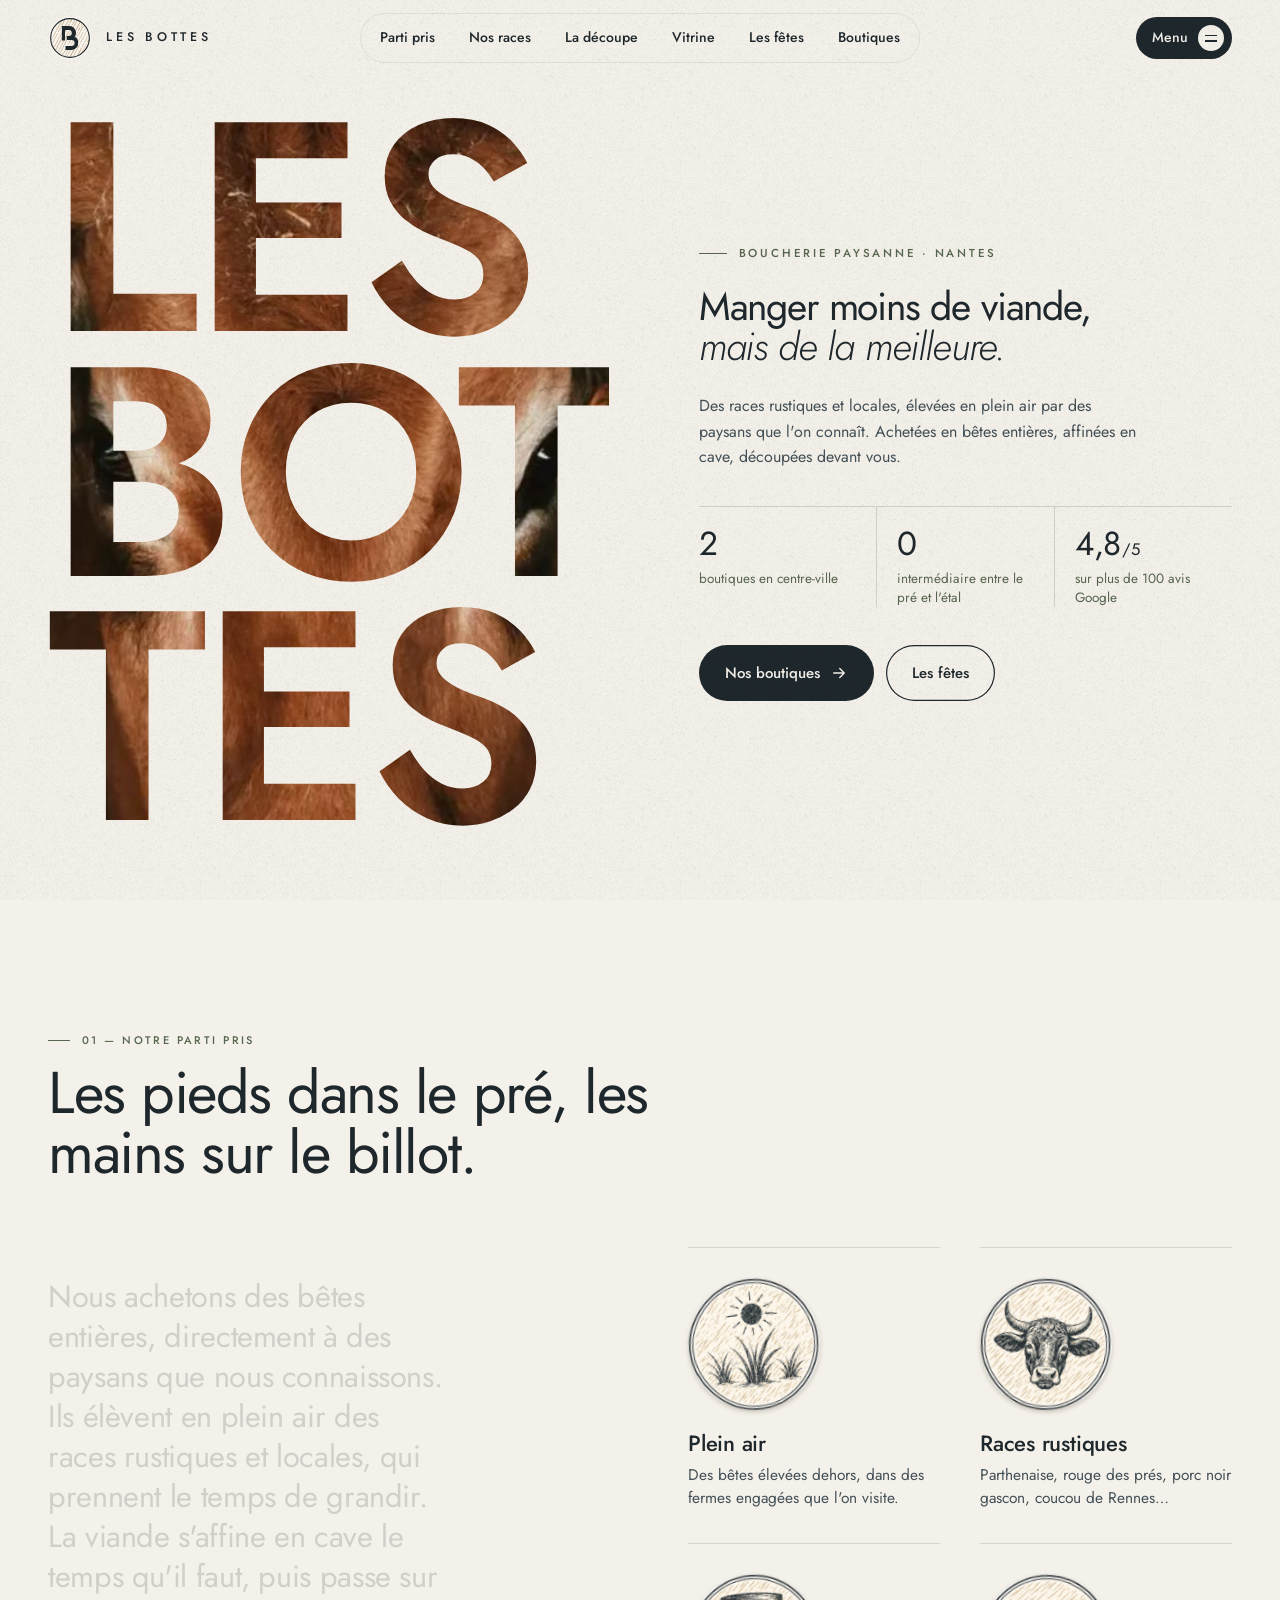
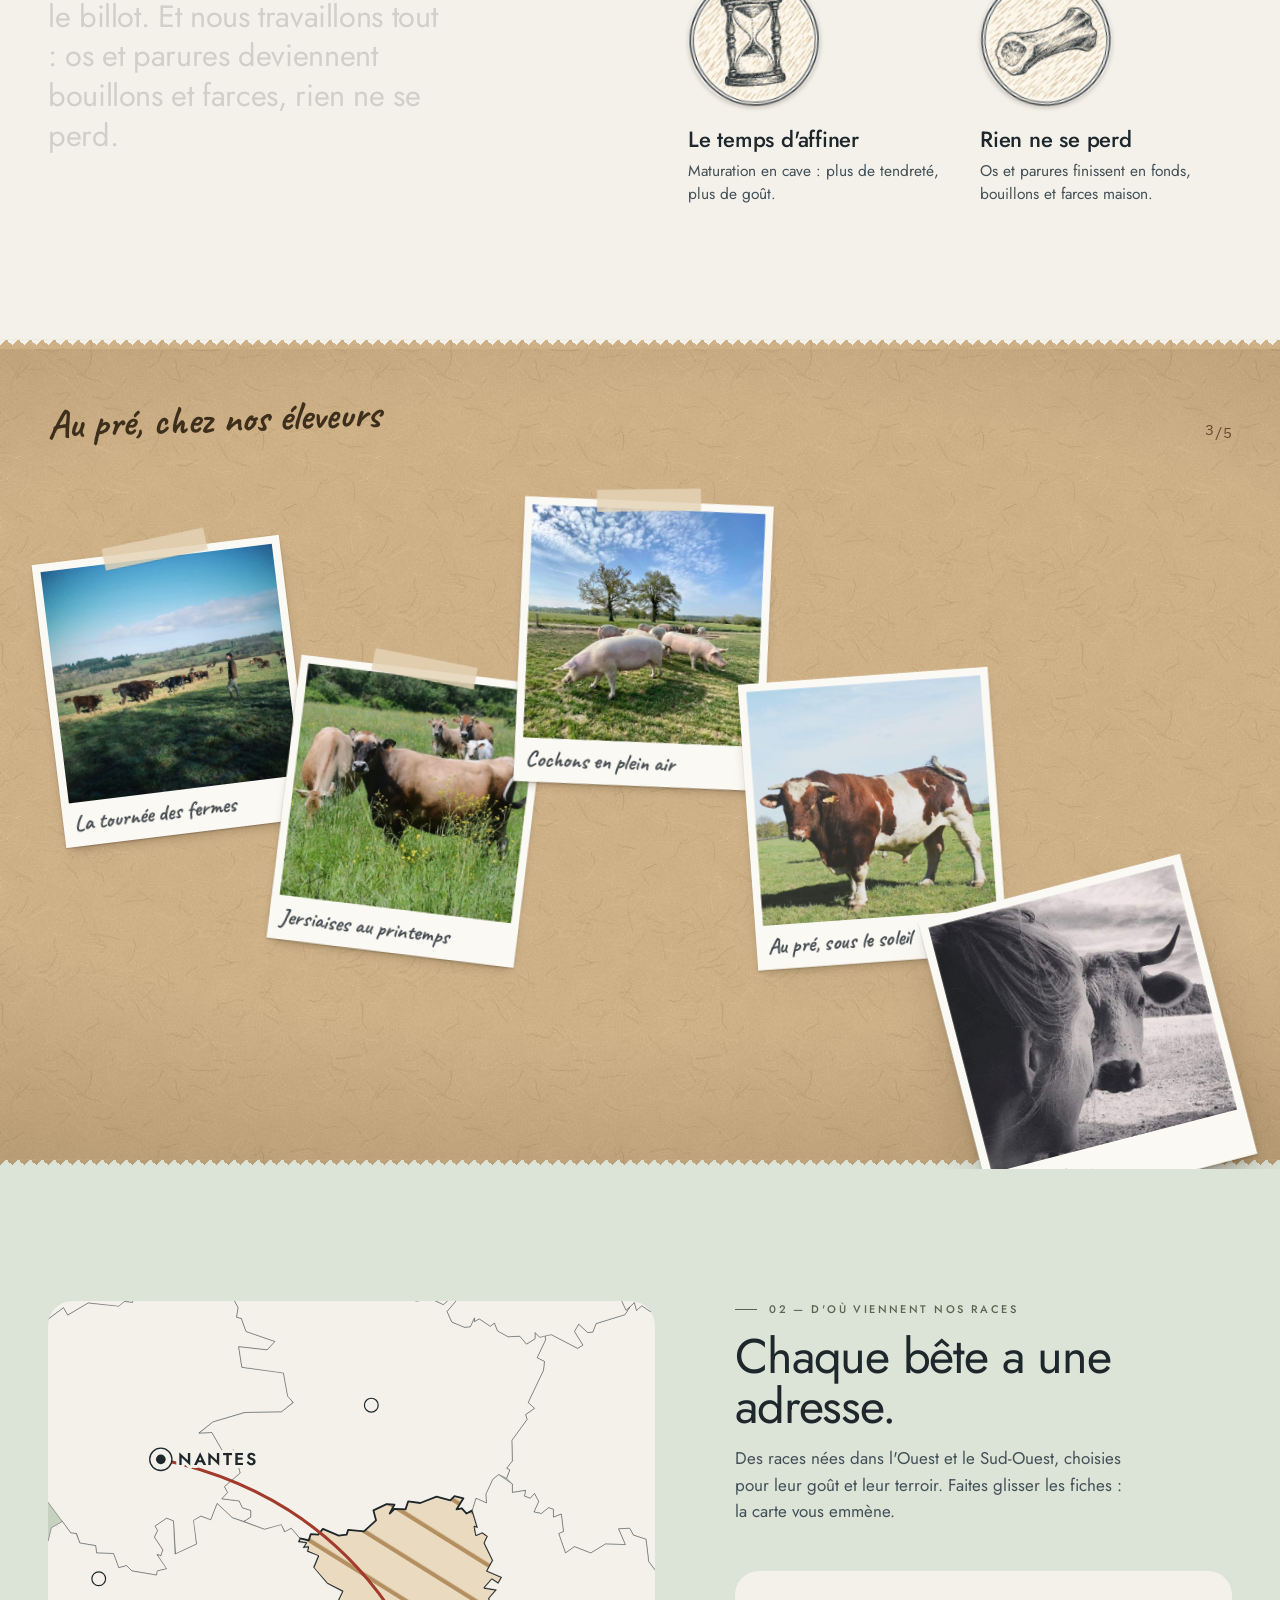
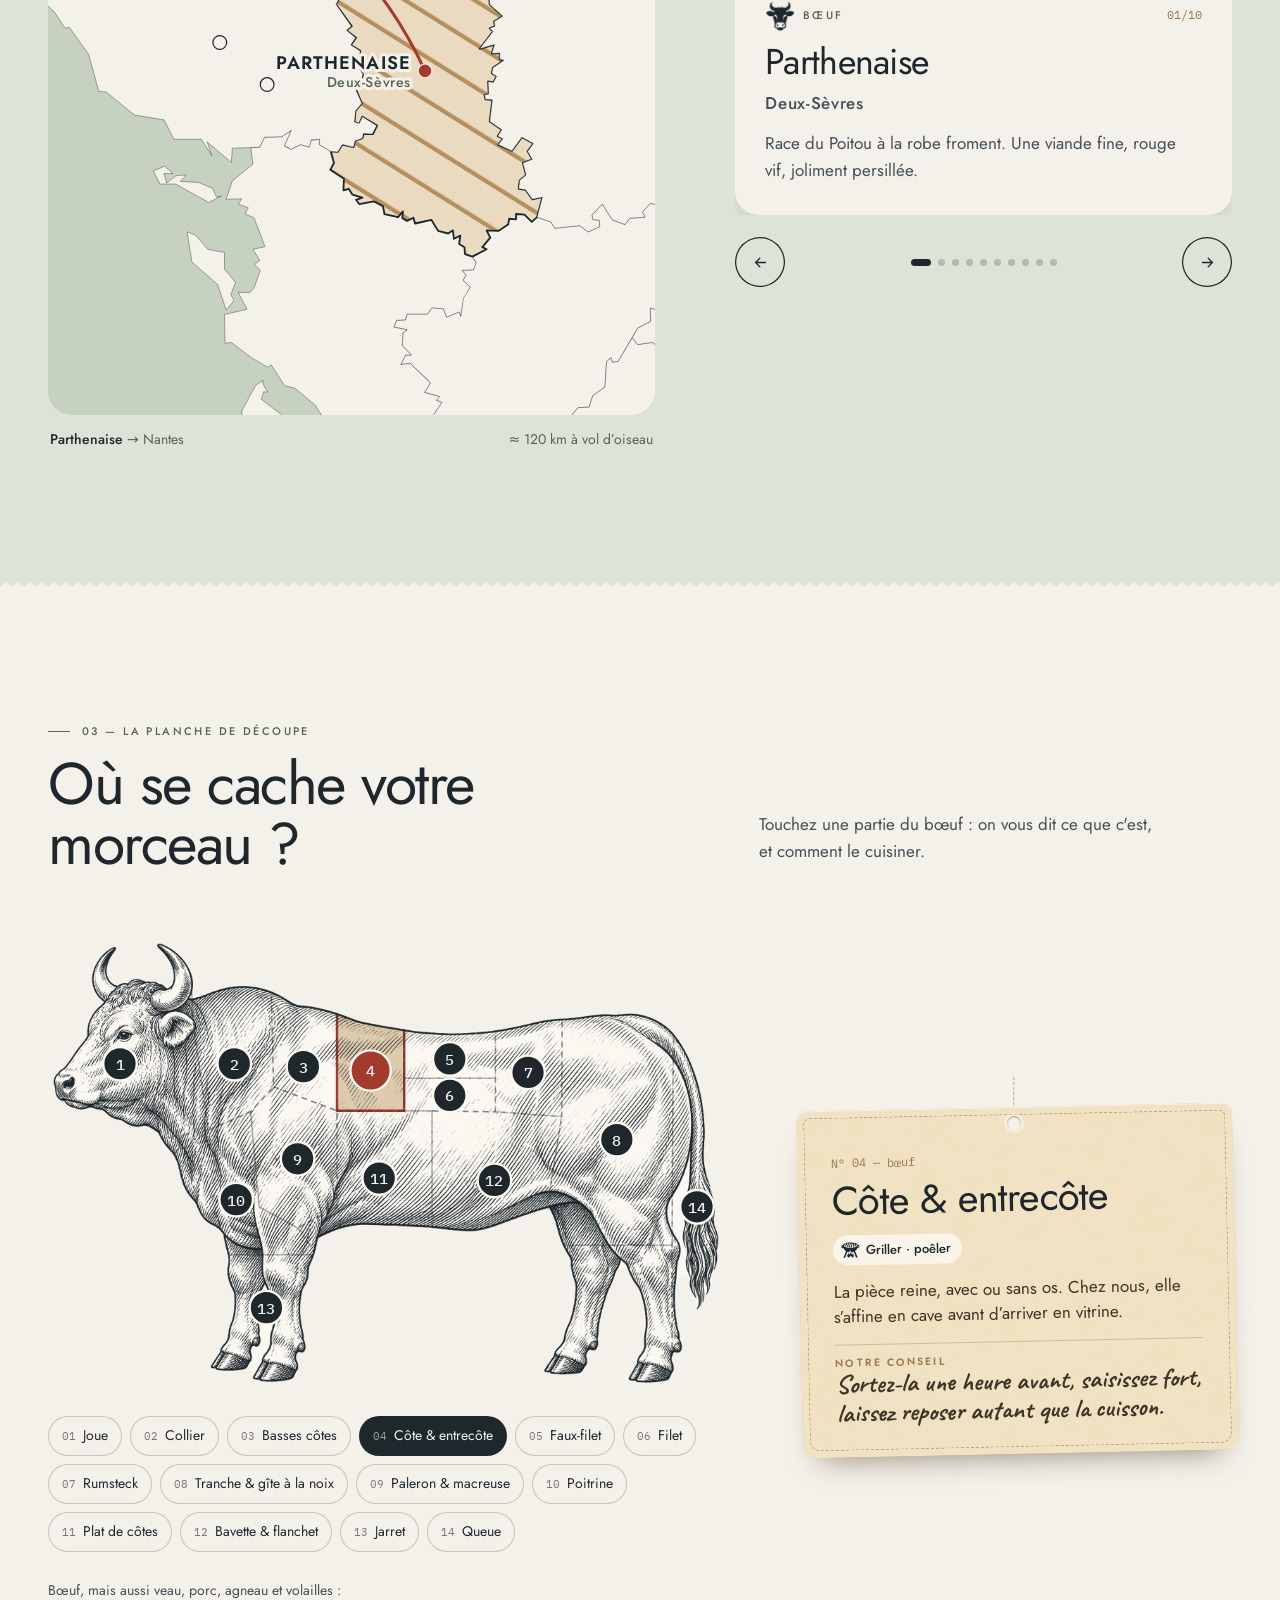
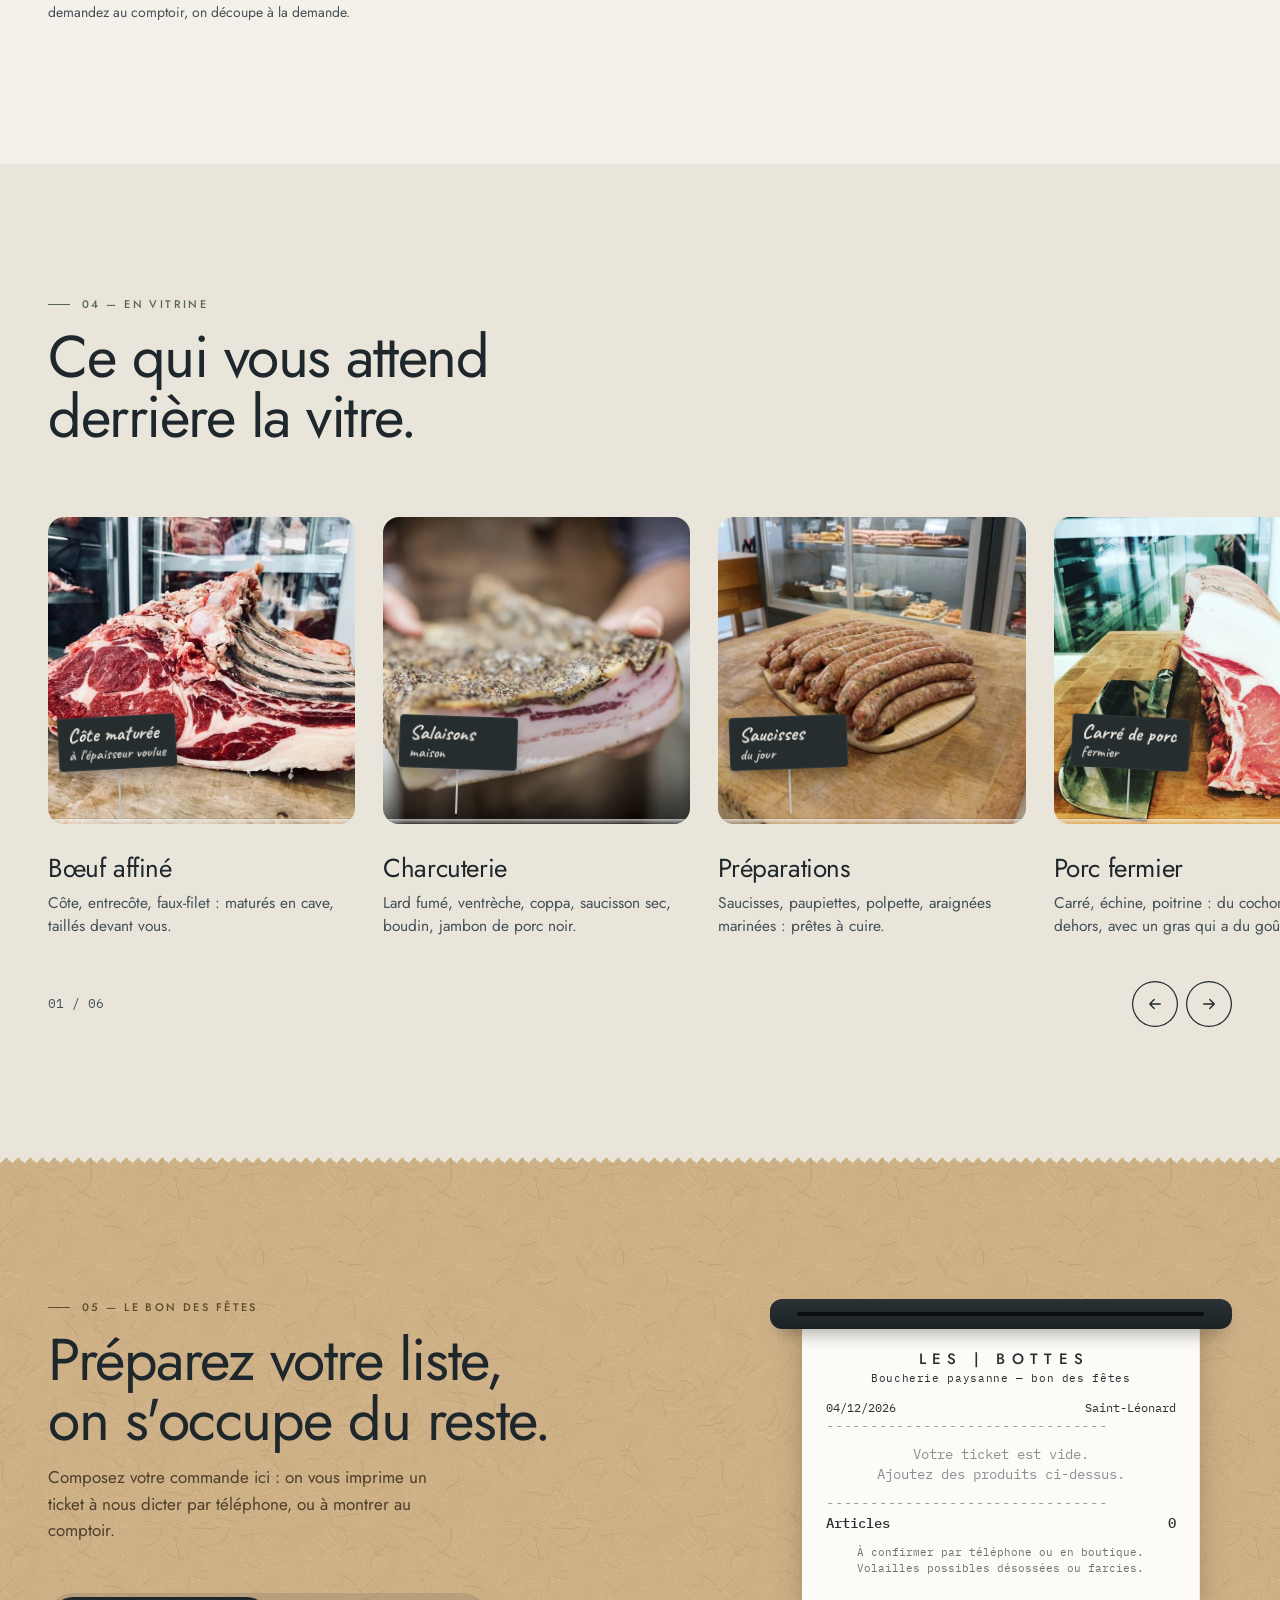
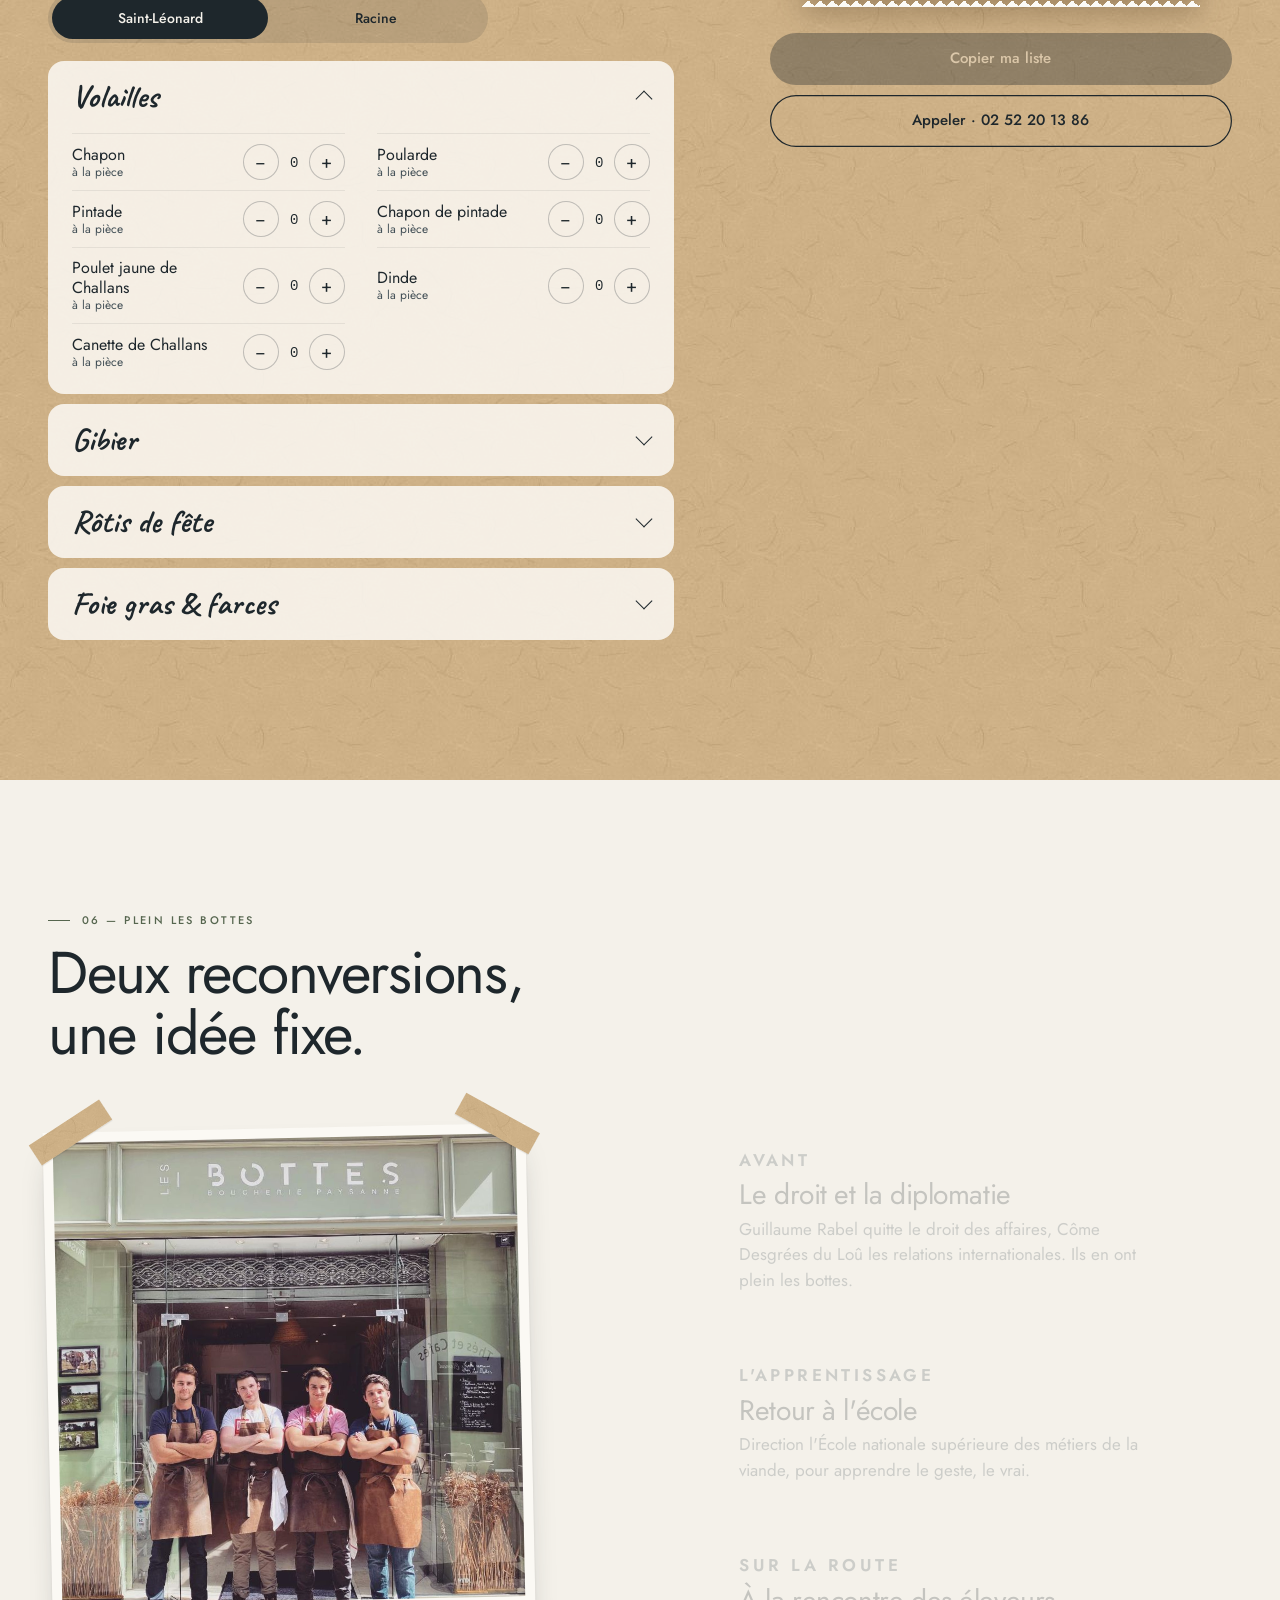
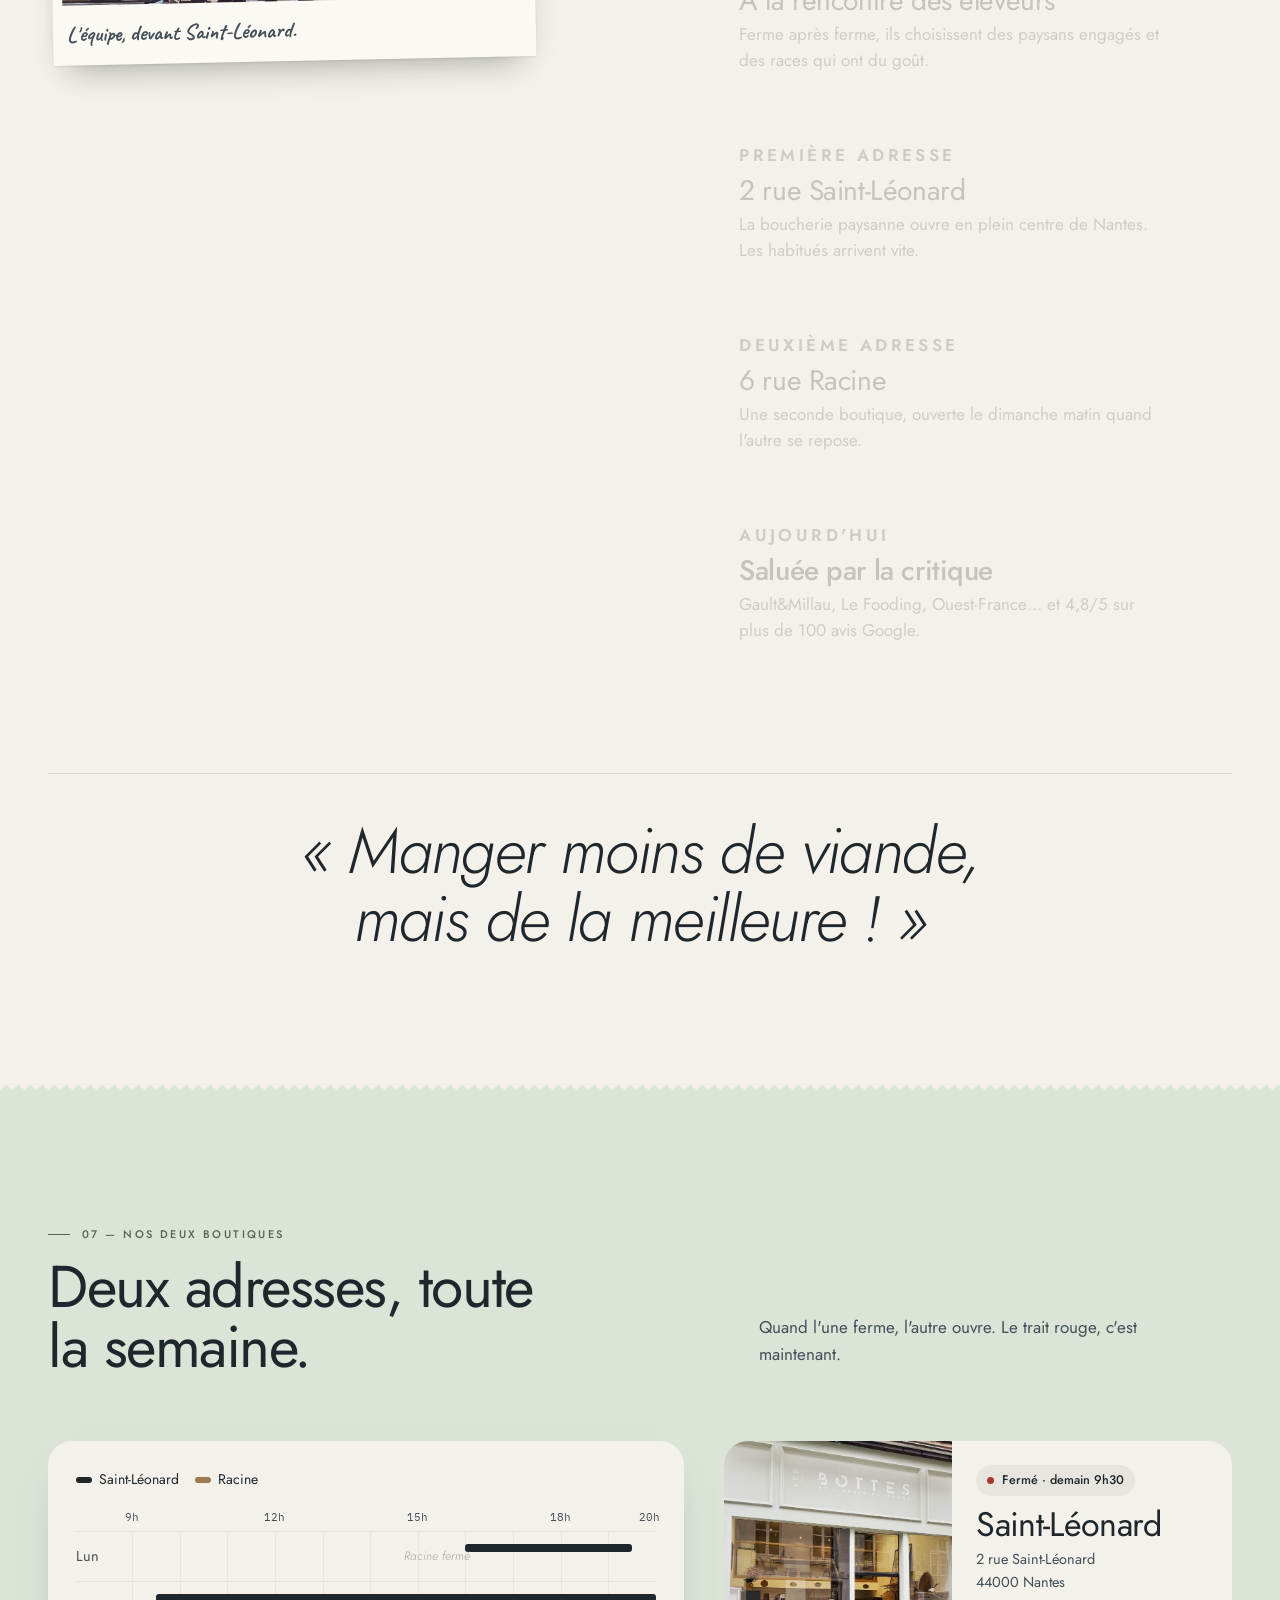
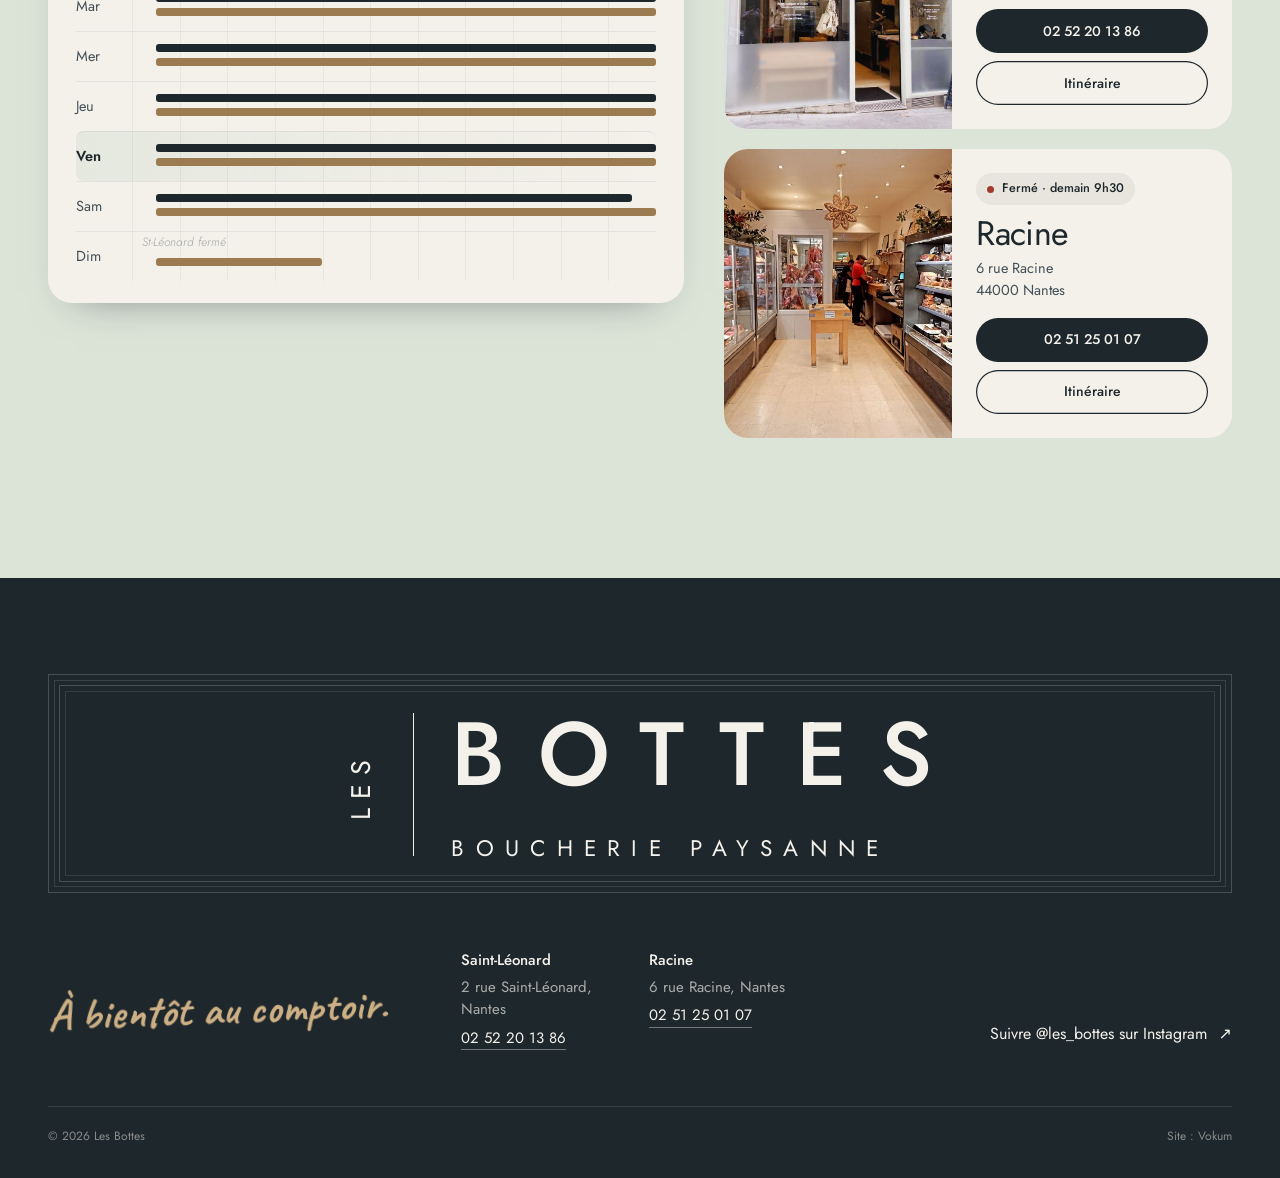
<file: index.html>
<!DOCTYPE html>
<html lang="fr">
<head>
<meta charset="utf-8">
<meta name="viewport" content="width=device-width, initial-scale=1, viewport-fit=cover">
<title>Les Bottes — Boucherie paysanne à Nantes</title>
<!-- OG:START -->
  <meta property="og:type" content="website">
  <meta property="og:site_name" content="Les Bottes">
  <meta property="og:locale" content="fr_FR">
  <meta property="og:title" content="Les Bottes — Boucherie paysanne à Nantes">
  <meta property="og:description" content="Manger moins de viande, mais de la meilleure.">
  <meta property="og:url" content="https://les-bottes-ivory.vercel.app/">
  <meta property="og:image" content="https://les-bottes-ivory.vercel.app/og.jpg?v=751eeb19">
  <meta property="og:image:secure_url" content="https://les-bottes-ivory.vercel.app/og.jpg?v=751eeb19">
  <meta property="og:image:type" content="image/jpeg">
  <meta property="og:image:width" content="1200">
  <meta property="og:image:height" content="630">
  <meta property="og:image:alt" content="Les Bottes — aperçu du site">
  <meta name="twitter:card" content="summary_large_image">
  <meta name="twitter:title" content="Les Bottes — Boucherie paysanne à Nantes">
  <meta name="twitter:description" content="Manger moins de viande, mais de la meilleure.">
  <meta name="twitter:image" content="https://les-bottes-ivory.vercel.app/og.jpg?v=751eeb19">
<!-- OG:END -->
<meta name="description" content="Boucherie paysanne à Nantes : races rustiques et locales, élevées en plein air, achetées en direct aux éleveurs. Viandes affinées, charcuterie maison. 2 rue Saint-Léonard & 6 rue Racine.">
<meta name="theme-color" content="#DCE3D7">
<link rel="preload" href="fonts/jost-latin-400-normal.woff2" as="font" type="font/woff2" crossorigin>
<link rel="preload" href="fonts/jost-latin-500-normal.woff2" as="font" type="font/woff2" crossorigin>
<link rel="icon" href="data:image/svg+xml,%3Csvg xmlns=%22http://www.w3.org/2000/svg%22 viewBox=%220 0 100 100%22%3E%3Ccircle cx=%2250%22 cy=%2250%22 r=%2247%22 fill=%22%23FBF8F2%22 stroke=%22%231E272C%22 stroke-width=%224%22/%3E%3Cpath transform=%22translate(31 23) scale(.54)%22 fill=%22%231E272C%22 d=%22M0 0H31A28.5 28.5 0 0 1 54.6 45.2A27.4 27.4 0 0 1 69.8 71.8A28.2 28.2 0 0 1 43 100H16V83.3H42A12.5 12.5 0 0 0 42 58.2H21.2V42H30A12.7 12.7 0 0 0 30 16.6H18A4 4 0 0 0 14 20.6V60.4H0Z%22/%3E%3C/svg%3E">
<link rel="stylesheet" href="css/site.css?v=ebe11daf">
<script type="application/ld+json">
{"@context":"https://schema.org","@graph":[
{"@type":"ButcherShop","name":"Les Bottes — Saint-Léonard","slogan":"Manger moins de viande, mais de la meilleure !","telephone":"+33252201386","address":{"@type":"PostalAddress","streetAddress":"2 rue Saint-Léonard","postalCode":"44000","addressLocality":"Nantes","addressCountry":"FR"},"sameAs":["https://www.instagram.com/les_bottes/"],
"openingHoursSpecification":[{"@type":"OpeningHoursSpecification","dayOfWeek":"Monday","opens":"16:00","closes":"19:30"},{"@type":"OpeningHoursSpecification","dayOfWeek":["Tuesday","Wednesday","Thursday","Friday"],"opens":"09:30","closes":"20:00"},{"@type":"OpeningHoursSpecification","dayOfWeek":"Saturday","opens":"09:30","closes":"19:30"}]},
{"@type":"ButcherShop","name":"Les Bottes — Racine","telephone":"+33251250107","address":{"@type":"PostalAddress","streetAddress":"6 rue Racine","postalCode":"44000","addressLocality":"Nantes","addressCountry":"FR"},"sameAs":["https://www.instagram.com/les_bottes/"],
"openingHoursSpecification":[{"@type":"OpeningHoursSpecification","dayOfWeek":["Tuesday","Wednesday","Thursday","Friday","Saturday"],"opens":"09:30","closes":"20:00"},{"@type":"OpeningHoursSpecification","dayOfWeek":"Sunday","opens":"09:30","closes":"13:00"}]}
]}
</script>
</head>
<body>

<!-- ========== SYMBOLES ========== -->
<svg width="0" height="0" style="position:absolute" aria-hidden="true" focusable="false">
  <defs>
    <symbol id="b-mark" viewBox="0 0 70 100"><path d="M0 0H31A28.5 28.5 0 0 1 54.6 45.2A27.4 27.4 0 0 1 69.8 71.8A28.2 28.2 0 0 1 43 100H16V83.3H42A12.5 12.5 0 0 0 42 58.2H21.2V42H30A12.7 12.7 0 0 0 30 16.6H18A4 4 0 0 0 14 20.6V60.4H0Z"/></symbol>
    <symbol id="boot" viewBox="0 0 40 100"><path d="M20 2C31 2 37 12 37 27C37 41 33 51 31 58L29.5 63H10.5L9 58C7 51 3 41 3 27C3 12 9 2 20 2ZM9 71H31A2 2 0 0 1 33 73V92A6 6 0 0 1 27 98H13A6 6 0 0 1 7 92V73A2 2 0 0 1 9 71Z"/></symbol>
    <pattern id="hatch-kraft" width="7" height="7" patternUnits="userSpaceOnUse" patternTransform="rotate(-58)"><rect width="7" height="7" fill="#EADBC0"/><line x1="0" y1="0" x2="0" y2="7" stroke="#B48F5F" stroke-width="1.6"/></pattern>
    <pattern id="hatch-ink" width="5" height="5" patternUnits="userSpaceOnUse" patternTransform="rotate(-58)"><line x1="0" y1="0" x2="0" y2="5" stroke="#1E272C" stroke-width=".8" opacity=".35"/></pattern>
  </defs>
</svg>

<!-- ========== HEADER ========== -->
<header class="top" id="top">
  <a class="top__brand" href="#accueil" aria-label="Les Bottes — retour en haut">
    <span class="sticker sticker--top"><svg viewBox="0 0 200 200" aria-hidden="true"><circle class="sticker__bg" cx="100" cy="100" r="96"/><g data-hatch="mini"></g><circle class="sticker__ring" cx="100" cy="100" r="88"/><use href="#b-mark" x="62" y="46" width="76" height="108" class="sticker__b"/></svg></span>
    <span class="top__name">Les&nbsp;Bottes</span>
  </a>
  <nav class="top__nav" aria-label="Navigation principale">
    <a href="#parti-pris">Parti pris</a><a href="#races">Nos races</a><a href="#decoupe">La découpe</a><a href="#vitrine">Vitrine</a><a href="#fetes">Les fêtes</a><a href="#boutiques">Boutiques</a>
  </nav>
  <button class="top__menu" id="menuBtn" type="button" aria-expanded="false" aria-controls="menu">
    <span class="top__menu-label" data-open="Menu" data-close="Fermer">Menu</span>
    <span class="top__menu-icon" aria-hidden="true"><i></i><i></i></span>
  </button>
</header>

<!-- ========== MENU : rouleau de papier boucher ========== -->
<div class="roll" id="menu" aria-hidden="true" inert>
  <div class="roll__sheet">
    <nav class="roll__nav" aria-label="Sections">
      <p class="roll__title">Au menu</p>
      <ol class="roll__list">
        <li><a href="#parti-pris"><span>Notre parti pris</span><i aria-hidden="true"></i><em>01</em></a></li>
        <li><a href="#races"><span>D'où viennent nos races</span><i aria-hidden="true"></i><em>02</em></a></li>
        <li><a href="#decoupe"><span>La planche de découpe</span><i aria-hidden="true"></i><em>03</em></a></li>
        <li><a href="#vitrine"><span>En vitrine</span><i aria-hidden="true"></i><em>04</em></a></li>
        <li><a href="#fetes"><span>Le bon des fêtes</span><i aria-hidden="true"></i><em>05</em></a></li>
        <li><a href="#histoire"><span>Plein les bottes</span><i aria-hidden="true"></i><em>06</em></a></li>
        <li><a href="#boutiques"><span>Nos deux boutiques</span><i aria-hidden="true"></i><em>07</em></a></li>
      </ol>
    </nav>
    <div class="roll__shops">
      <a href="tel:+33252201386"><small>2 rue Saint-Léonard</small><strong>02 52 20 13 86</strong></a>
      <a href="tel:+33251250107"><small>6 rue Racine</small><strong>02 51 25 01 07</strong></a>
    </div>
    <a class="roll__insta" href="https://www.instagram.com/les_bottes/" target="_blank" rel="noopener">Instagram · @les_bottes</a>
  </div>
  <div class="roll__cyl" aria-hidden="true"></div>
</div>

<main>

<!-- ========== HERO : les lettres géantes ========== -->
<section class="giant" id="accueil" aria-label="Accueil">
  <h1 class="giant__title">
    <span class="sr">Les Bottes, boucherie paysanne à Nantes</span>
    <span class="giant__word" id="giantWord" aria-hidden="true">
      <span class="gl"><span class="gl__t">Les</span><i class="gl__blade"></i></span>
      <span class="gl gl--r"><span class="gl__t">Bot</span><i class="gl__blade"></i></span>
      <span class="gl"><span class="gl__t">tes</span><i class="gl__blade"></i></span>
    </span>
  </h1>
  <p class="giant__kick">Boucherie paysanne · Nantes</p>
  <p class="giant__band" aria-hidden="true"><span>Boucherie</span><span>paysanne</span><span>Nantes</span></p>
  <p class="giant__claim"><span>Manger moins de viande,</span> <em>mais de la meilleure.</em></p>
  <p class="giant__status" data-hero-status><i></i><span>—</span></p>
  <p class="giant__lead">Des races rustiques et locales, élevées en plein air par des paysans que l'on connaît. Achetées en bêtes entières, affinées en cave, découpées devant vous.</p>
  <ul class="giant__facts">
    <li><b>2</b><span>boutiques en centre-ville</span></li>
    <li><b>0</b><span>intermédiaire entre le pré et l'étal</span></li>
    <li><b>4,8<small>/5</small></b><span>sur plus de 100 avis Google</span></li>
  </ul>
  <div class="giant__ctas">
    <a class="btn btn--ink" href="#boutiques">Nos boutiques<svg viewBox="0 0 24 24" aria-hidden="true"><path d="M5 12h14M13 6l6 6-6 6"/></svg></a>
    <a class="btn btn--ghost" href="#fetes">Les fêtes</a>
  </div>
</section>

<!-- ========== 01 PARTI PRIS ========== -->
<section class="pledge edge-zig" id="parti-pris">
  <header class="head">
    <p class="head__num">01 — Notre parti pris</p>
    <h2 class="head__title">Les pieds dans le pré, les mains sur le billot.</h2>
  </header>

  <p class="read" data-read>
    Nous achetons des <mark>bêtes entières</mark>, directement à des paysans que nous connaissons. Ils élèvent <mark>en plein air</mark> des races rustiques et locales, qui prennent le temps de grandir. La viande s'affine en cave le temps qu'il faut, puis passe sur le billot. Et nous travaillons tout : os et parures deviennent bouillons et farces, <mark>rien ne se perd</mark>.
  </p>

  <ul class="pledge__grid">
    <li class="pledge__item pledge__item--air" style="--r:-5deg">
      <span class="stk" aria-hidden="true"><img class="stk__disc" src="img/stk-air-disc.webp?v=956b2466" alt="" width="240" height="240" loading="lazy"><img class="stk__ink" src="img/stk-air-ink.webp?v=f38bc2f0" alt="" width="240" height="240" loading="lazy"></span>
      <div class="pledge__txt"><h3>Plein air</h3><p>Des bêtes élevées dehors, dans des fermes engagées que l'on visite.</p></div>
    </li>
    <li class="pledge__item pledge__item--race" style="--r:4deg">
      <span class="stk" aria-hidden="true"><img class="stk__disc" src="img/stk-race-disc.webp?v=7f592c6c" alt="" width="240" height="240" loading="lazy"><img class="stk__ink" src="img/stk-race-ink.webp?v=6c8de1ce" alt="" width="240" height="240" loading="lazy"></span>
      <div class="pledge__txt"><h3>Races rustiques</h3><p>Parthenaise, rouge des prés, porc noir gascon, coucou de Rennes…</p></div>
    </li>
    <li class="pledge__item pledge__item--temps" style="--r:-3deg">
      <span class="stk" aria-hidden="true"><img class="stk__disc" src="img/stk-temps-disc.webp?v=b183fb4f" alt="" width="240" height="240" loading="lazy"><img class="stk__ink" src="img/stk-temps-ink.webp?v=b2fd125c" alt="" width="240" height="240" loading="lazy"></span>
      <div class="pledge__txt"><h3>Le temps d'affiner</h3><p>Maturation en cave : plus de tendreté, plus de goût.</p></div>
    </li>
    <li class="pledge__item pledge__item--os" style="--r:6deg">
      <span class="stk" aria-hidden="true"><img class="stk__disc" src="img/stk-os-disc.webp?v=ecf792f1" alt="" width="240" height="240" loading="lazy"><img class="stk__ink" src="img/stk-os-ink.webp?v=5294bb3c" alt="" width="240" height="240" loading="lazy"></span>
      <div class="pledge__txt"><h3>Rien ne se perd</h3><p>Os et parures finissent en fonds, bouillons et farces maison.</p></div>
    </li>
  </ul>

  <div class="album edge-zig edge-zig--kraft" id="album" aria-label="Au pré, chez nos éleveurs">
    <div class="album__pin">
      <div class="album__table">
        <div class="album__head">
          <p class="album__label">Au pré, chez nos éleveurs</p>
          <p class="album__count" aria-hidden="true"><span id="albumN">0</span>/5</p>
        </div>
        <div class="album__pile" id="albumPile">
        <figure class="snap" data-i="0"><div class="snap__body"><span class="snap__tape" aria-hidden="true"></span><img src="img/eleveur.jpg?v=853e9825" alt="Un éleveur au milieu de son troupeau" loading="lazy" width="655" height="655"><figcaption>La tournée des fermes</figcaption></div></figure>
        <figure class="snap" data-i="1"><div class="snap__body"><span class="snap__tape" aria-hidden="true"></span><img src="img/jersiaise.jpg?v=1fceaae1" alt="Vaches jersiaises dans un pré fleuri" loading="lazy" width="655" height="655"><figcaption>Jersiaises au printemps</figcaption></div></figure>
        <figure class="snap" data-i="2"><div class="snap__body"><span class="snap__tape" aria-hidden="true"></span><img src="img/cochons.jpg?v=2c2fdcb7" alt="Cochons élevés en plein air" loading="lazy" width="655" height="655"><figcaption>Cochons en plein air</figcaption></div></figure>
        <figure class="snap" data-i="3"><div class="snap__body"><span class="snap__tape" aria-hidden="true"></span><img src="img/taureau.jpg?v=55eb9aeb" alt="Un taureau au pré" loading="lazy" width="655" height="655"><figcaption>Au pré, sous le soleil</figcaption></div></figure>
        <figure class="snap" data-i="4"><div class="snap__body"><span class="snap__tape" aria-hidden="true"></span><img src="img/nb.jpg?v=9af9c0ba" alt="Face à face avec une vache, en noir et blanc" loading="lazy" width="655" height="655"><figcaption>Face à face</figcaption></div></figure>
        </div>
        <p class="album__hint" id="albumHint">Touchez une photo pour la prendre en main</p>
      </div>
    </div>
  </div>
</section>

<!-- ========== 02 ORIGINES ========== -->
<section class="origins edge-zig edge-zig--sage" id="races">
  <header class="head">
    <p class="head__num">02 — D'où viennent nos races</p>
    <h2 class="head__title">Chaque bête a une adresse.</h2>
    <p class="head__lead">Des races nées dans l'Ouest et le Sud-Ouest, choisies pour leur goût et leur terroir. Faites glisser les fiches : la carte vous emmène.</p>
  </header>

  <div class="origins__stage">
    <div class="origins__map">
      <svg viewBox="-6 78 300 440" preserveAspectRatio="xMidYMid slice" class="map" id="map" aria-hidden="true">
        <g class="map__cam" id="mapCam">
          <path class="map__dep" data-d="09" d="M250.9 502.9 249.5 497.8 252.0 496.8 251.6 495.3 255.8 494.5 257.7 492.4 256.2 491.5 255.9 488.9 257.1 488.3 256.4 487.7 256.8 486.5 258.4 487.3 259.0 484.7 260.4 485.4 261.9 484.2 264.7 485.5 266.1 488.1 267.7 487.8 267.6 486.8 269.3 486.1 268.1 484.6 265.7 483.8 266.5 482.3 270.1 482.2 272.5 480.7 272.3 479.1 269.0 477.9 268.9 476.6 270.6 475.0 272.3 475.3 272.4 476.6 274.6 478.6 274.1 480.2 276.2 481.2 276.9 480.1 277.9 480.4 277.4 476.4 278.3 476.5 278.3 477.7 279.5 477.2 280.2 478.6 280.5 477.4 283.2 478.5 283.2 479.6 284.7 477.0 285.4 477.5 286.9 480.2 286.3 482.4 289.3 484.4 292.1 484.7 292.1 483.9 292.3 484.8 293.3 484.6 293.7 486.4 294.8 485.4 296.2 486.1 296.8 489.1 295.9 489.2 295.9 490.1 297.7 491.1 297.0 492.5 297.7 492.8 297.7 494.8 298.6 495.1 296.5 495.0 295.5 496.4 297.5 496.9 297.7 500.3 293.1 501.3 292.5 503.2 294.0 503.8 295.3 505.7 294.7 506.6 296.1 507.8 301.8 507.0 305.4 510.1 305.1 512.0 298.2 512.1 297.2 514.5 295.5 515.2 294.1 514.7 292.8 516.6 289.4 517.0 289.7 516.2 286.9 516.1 287.3 514.6 281.6 514.0 279.6 512.4 276.7 512.6 276.6 514.7 274.9 515.3 273.0 510.6 271.3 509.7 271.6 508.8 267.3 509.0 266.4 508.3 263.8 509.4 260.1 504.9 256.1 505.0 255.1 503.9 253.7 504.9Z"><title>Ariège</title></path><path class="map__dep" data-d="11" d="M299.5 468.2 300.5 468.5 301.3 470.5 305.3 469.3 307.2 471.2 307.5 468.5 309.0 466.8 310.0 467.9 311.0 467.6 314.7 469.3 318.0 468.1 322.0 469.1 322.9 470.0 321.6 470.6 320.7 473.3 322.6 474.1 323.9 476.8 326.3 475.9 326.9 474.6 327.6 477.4 330.4 478.3 332.2 475.5 331.8 474.8 334.4 474.2 334.3 471.3 335.3 472.2 335.3 474.4 337.6 475.3 340.0 474.8 340.3 477.4 342.1 477.1 343.1 478.2 345.7 478.3 346.3 479.2 347.8 478.8 349.8 480.9 345.5 485.9 342.5 491.8 341.4 496.4 342.4 497.6 341.6 502.1 334.2 497.6 331.0 498.8 328.9 502.3 319.1 501.4 312.3 502.0 311.6 502.9 312.5 504.2 313.0 508.4 310.7 509.8 309.3 509.4 306.3 512.7 305.1 512.0 305.4 510.1 301.8 507.0 296.1 507.8 294.7 506.6 295.3 505.7 294.0 503.8 292.5 503.2 293.1 501.3 297.7 500.3 297.5 496.9 295.5 496.4 296.5 495.0 298.6 495.1 297.7 494.8 297.7 492.8 297.0 492.5 297.7 491.1 295.9 490.1 295.9 489.2 296.8 489.1 296.2 486.1 294.8 485.4 293.7 486.4 293.3 484.6 292.3 484.8 292.1 483.9 292.1 484.7 289.3 484.4 286.3 482.4 286.9 480.2 285.4 477.5 286.1 475.7 287.3 475.2 286.8 473.6 290.5 473.6 290.0 470.7 291.1 470.5 290.7 469.7 291.7 469.4 292.2 467.8 294.3 470.6 294.9 469.1 296.4 468.8 297.8 469.8 299.9 468.9Z"><title>Aude</title></path><path class="map__dep" data-d="12" d="M306.9 400.3 307.6 399.9 307.2 398.4 310.5 397.3 311.8 397.1 312.9 398.9 318.4 398.3 319.0 396.1 321.5 394.3 321.1 392.3 323.2 390.1 323.4 386.9 328.9 381.3 330.4 383.1 330.4 386.3 331.7 385.2 334.0 385.3 335.2 390.2 336.5 390.0 337.2 391.1 336.1 391.8 337.1 392.8 337.2 396.6 343.4 403.6 342.6 406.9 345.8 410.6 344.8 415.0 346.2 418.1 344.9 419.5 344.8 420.8 346.1 420.0 346.5 421.8 347.6 421.5 349.4 422.6 348.3 425.0 352.1 424.0 354.8 424.4 355.2 426.1 353.7 426.8 353.1 429.7 350.7 430.6 352.0 432.0 353.4 431.4 354.4 433.1 355.9 432.6 358.5 434.6 356.7 437.7 354.7 438.8 354.7 440.9 354.1 442.0 350.8 442.0 349.6 443.8 350.1 445.7 348.4 446.7 342.5 445.4 341.9 447.3 342.9 449.2 342.0 450.5 342.3 453.5 339.2 452.6 337.1 453.4 336.2 450.8 334.4 450.9 332.5 449.6 329.1 451.5 325.6 449.9 321.6 444.8 322.4 443.0 321.1 442.1 321.2 440.2 319.1 439.1 320.4 437.2 319.1 436.7 317.4 433.0 315.3 432.7 314.4 430.5 312.1 428.8 311.0 429.1 309.5 427.4 308.2 428.2 305.9 428.0 308.1 426.6 306.3 426.6 304.2 424.3 302.6 424.8 302.3 425.9 302.3 425.1 300.5 425.0 300.8 426.0 297.9 427.3 298.3 426.8 297.3 425.6 296.1 425.5 295.8 426.3 295.5 425.1 294.6 425.3 293.8 424.0 294.9 423.7 295.6 421.8 296.4 421.9 297.1 420.2 292.9 419.1 293.4 418.4 292.5 417.5 294.7 415.4 292.8 413.1 293.1 411.6 292.1 410.9 291.7 408.2 293.5 408.0 293.7 406.8 294.9 407.8 294.7 406.8 300.7 402.2 301.0 403.3 301.8 402.0 303.8 403.0 305.7 401.5 306.5 402.1Z"><title>Aveyron</title></path><path class="map__dep" data-d="14" d="M227.6 107.6 227.8 111.5 228.8 113.5 227.6 115.0 228.7 116.3 228.1 117.1 228.8 117.4 230.3 116.2 231.2 117.0 231.2 118.3 228.6 119.3 231.7 121.7 231.3 125.3 233.3 126.1 231.9 128.3 232.7 130.3 231.7 130.1 230.5 131.7 233.8 133.8 232.5 138.2 230.9 136.8 229.2 138.6 228.0 137.8 226.8 138.2 226.8 137.1 225.5 137.5 224.9 138.8 223.5 138.6 221.7 139.8 220.5 138.1 218.6 139.0 217.5 141.2 215.0 142.2 215.0 143.1 214.1 142.8 212.4 145.1 210.1 144.6 209.1 145.4 210.0 146.6 207.3 145.0 202.6 144.0 201.6 144.1 200.9 146.2 199.7 145.4 200.3 144.6 199.2 144.8 198.3 143.2 196.8 143.3 191.5 145.7 188.4 145.9 188.5 145.1 186.5 144.7 186.0 145.3 186.9 146.2 185.6 147.6 183.0 148.4 180.4 150.6 181.1 149.4 178.6 150.4 175.8 148.3 174.9 149.3 170.3 149.0 169.5 146.7 167.1 145.9 169.7 142.7 170.8 143.2 172.9 140.9 172.8 139.6 170.5 139.9 171.4 137.7 173.8 138.2 176.0 137.2 177.7 134.3 179.5 133.1 178.2 132.0 179.1 130.7 178.7 127.6 176.9 128.5 178.4 126.8 175.4 124.7 176.8 124.6 177.3 122.9 178.4 122.3 176.8 120.3 174.8 122.9 170.5 120.2 168.1 117.9 168.7 117.3 167.9 115.4 169.0 114.4 168.8 112.2 170.6 110.3 175.8 109.9 181.1 112.4 198.9 114.0 206.0 117.2 215.2 114.5 220.5 109.6Z"><title>Calvados</title></path><path class="map__dep" data-d="16" d="M223.3 313.2 225.9 314.1 226.7 315.3 231.4 314.8 233.0 316.0 235.2 315.0 235.1 313.8 233.9 313.7 233.7 312.8 235.7 310.7 237.6 313.7 240.0 314.6 240.9 313.4 243.8 313.2 243.3 312.2 244.8 310.6 247.9 311.1 248.9 310.6 249.5 311.2 248.9 311.7 249.9 313.1 249.0 315.8 250.9 317.8 251.9 316.9 253.7 318.3 254.3 321.4 250.9 323.8 249.0 322.9 249.6 325.9 247.7 331.3 244.8 330.5 244.9 333.0 242.4 334.3 238.7 340.6 237.6 340.8 237.3 339.9 236.5 340.7 236.2 345.5 233.9 347.1 233.2 349.3 231.1 349.4 229.0 351.9 227.8 350.9 228.4 352.2 226.7 352.8 225.5 356.2 226.3 360.5 224.5 360.9 223.8 362.4 222.5 362.6 222.5 363.9 220.9 365.8 219.4 364.6 217.5 364.6 215.4 366.7 215.4 364.5 213.6 363.4 210.5 363.3 210.7 360.9 209.2 361.0 208.7 360.0 207.1 360.0 206.1 359.0 204.6 360.4 203.4 359.8 203.7 357.5 204.9 357.8 205.1 356.7 203.6 357.0 202.4 355.3 205.5 353.8 204.2 351.2 203.4 351.1 205.2 348.4 204.1 348.0 204.7 347.3 201.9 346.5 203.0 344.7 202.4 344.0 199.2 341.0 197.4 341.2 198.3 339.4 199.4 339.4 197.7 337.6 197.8 335.2 198.6 334.6 196.1 334.1 196.6 332.8 198.3 332.7 198.6 331.6 202.5 331.6 203.3 330.4 205.5 330.6 206.1 332.2 208.5 331.2 208.8 332.0 209.2 328.5 210.6 326.5 209.2 325.2 209.8 324.2 209.0 323.3 211.2 323.2 211.7 321.8 211.0 320.7 213.7 319.3 212.9 318.9 214.4 317.1 213.7 315.7 216.0 315.8 217.8 314.6 218.0 313.5 219.3 313.6 219.3 312.6 220.9 312.7 222.3 314.1Z"><title>Charente</title></path><path class="map__dep" data-d="17" d="M156.8 316.0 158.4 316.6 160.7 319.3 163.9 319.9 163.9 323.1 166.0 325.6 165.1 327.9 165.7 329.1 164.2 330.8 162.6 326.0 157.7 321.7ZM152.5 303.5 154.1 304.9 152.4 304.9 152.9 306.7 154.7 305.3 156.6 305.2 155.5 306.4 159.0 306.6 161.6 307.7 162.4 309.4 163.3 309.2 160.9 310.4 154.6 306.9 151.6 306.9 150.4 304.4ZM168.9 300.0 170.6 299.9 171.5 298.0 174.8 297.9 176.6 296.7 175.3 299.7 176.5 300.3 178.4 299.4 180.0 299.9 180.3 298.6 182.0 298.4 181.9 299.4 184.1 300.7 184.7 302.9 184.0 304.2 186.6 305.9 186.5 308.1 187.5 307.9 188.2 308.9 190.1 309.5 188.9 309.9 189.5 310.7 192.3 310.2 194.0 311.1 194.3 312.6 196.9 313.2 197.8 312.1 197.7 313.4 198.6 313.9 199.8 313.4 200.2 314.5 203.2 313.7 204.5 315.8 206.4 316.3 207.3 315.7 207.5 317.4 208.7 316.7 208.5 318.3 209.5 318.9 209.6 320.2 211.0 320.7 211.7 321.9 211.2 323.2 209.0 323.3 209.8 324.2 209.2 325.2 210.6 326.5 209.3 328.6 208.8 332.0 208.5 331.2 206.1 332.2 205.5 330.6 203.3 330.4 202.5 331.6 198.6 331.6 198.3 332.7 196.6 332.8 196.1 334.1 198.6 334.6 197.8 335.2 197.7 337.6 199.4 339.4 198.3 339.4 197.4 341.2 199.2 341.0 203.0 344.7 201.9 346.5 204.8 347.3 204.1 348.0 205.2 348.4 203.4 351.1 204.2 351.2 205.5 353.8 202.4 355.3 203.6 357.0 205.1 356.7 204.9 357.8 203.7 357.5 203.5 359.8 204.6 360.4 206.1 359.0 207.1 360.0 208.7 360.0 209.3 361.0 210.7 360.9 210.5 363.3 213.6 363.4 215.4 364.5 215.5 366.7 214.6 368.0 215.2 368.6 213.8 369.7 213.6 372.0 211.3 370.8 209.3 372.7 207.4 372.4 204.5 371.2 203.6 369.6 202.5 369.2 202.2 369.8 200.7 368.0 199.3 369.5 197.8 365.7 198.4 363.9 197.6 363.4 197.7 361.7 195.6 360.7 191.8 360.6 190.9 357.6 190.5 359.1 185.6 358.7 184.1 353.6 181.2 349.0 177.3 345.7 175.3 345.2 172.8 341.3 172.1 341.7 169.0 339.9 165.2 337.0 164.0 337.2 163.9 331.7 168.2 330.7 166.5 327.5 168.7 327.5 169.5 326.7 170.7 323.3 169.6 322.2 170.6 321.4 169.3 319.3 171.6 318.8 169.5 313.3 167.8 312.6 168.4 311.4 166.5 310.7 167.2 309.7 164.2 309.8 165.4 306.3 169.3 303.1Z"><title>Charente-Maritime</title></path><path class="map__dep" data-d="18" d="M308.2 220.9 310.3 220.4 313.7 223.0 316.5 221.5 318.7 224.1 321.7 223.9 323.9 225.8 323.8 226.8 325.5 227.7 326.0 229.2 328.4 228.6 328.7 225.9 331.8 228.6 334.6 227.0 336.9 232.1 334.3 238.1 334.8 239.5 339.0 242.8 338.9 244.9 341.1 251.4 340.5 254.8 343.0 257.3 342.4 260.3 343.1 261.4 341.8 264.4 342.7 267.7 341.1 271.2 338.3 270.6 336.5 271.3 333.6 274.2 333.4 275.4 331.4 274.8 329.9 275.9 328.7 274.0 328.0 274.2 327.4 275.8 324.2 277.5 324.3 279.4 323.4 278.6 321.9 279.4 323.0 280.6 321.8 282.4 323.3 283.3 323.8 285.8 320.6 287.8 318.5 287.0 313.3 288.0 311.7 290.7 310.7 290.7 309.9 293.8 305.3 293.5 304.6 291.5 306.8 289.9 304.9 285.6 306.1 280.3 304.0 279.0 304.7 277.4 301.9 276.1 301.1 273.8 302.2 273.6 303.1 272.1 300.1 268.5 301.4 268.8 302.3 267.5 301.8 266.7 303.6 266.0 304.7 264.1 302.9 264.0 301.3 262.8 302.8 259.0 299.5 255.9 300.6 254.4 300.3 252.2 298.5 253.0 298.1 251.1 295.1 252.6 293.2 252.5 289.0 250.9 291.8 247.9 291.7 245.4 293.1 246.3 294.2 245.8 295.1 244.2 293.9 243.2 295.9 241.2 299.3 242.9 301.4 241.5 303.6 241.8 304.9 240.6 303.3 238.6 303.0 236.3 302.3 236.5 303.1 233.1 304.0 234.0 306.1 232.1 306.8 234.0 307.9 233.9 308.6 228.8 306.5 229.1 307.2 226.9 306.5 225.5 303.6 225.2 303.3 223.2Z"><title>Cher</title></path><path class="map__dep" data-d="19" d="M294.0 336.8 295.2 335.9 296.0 336.4 296.5 335.2 297.9 335.5 298.4 333.8 300.4 332.8 301.8 334.9 303.8 334.6 304.8 335.3 305.1 334.5 306.8 335.7 306.3 336.7 307.1 336.0 307.6 336.9 309.5 337.2 309.4 338.8 311.6 338.5 312.7 336.1 316.4 336.7 318.7 334.4 320.0 336.1 319.6 338.7 320.3 339.1 319.9 340.2 318.5 340.2 317.4 342.8 318.6 344.9 319.8 345.3 319.4 349.8 318.5 353.3 320.0 354.3 320.0 355.5 318.2 356.2 313.0 353.5 313.2 358.2 311.4 359.0 310.3 361.0 309.5 360.8 308.3 363.3 306.3 364.9 306.6 367.3 308.0 368.1 305.7 369.9 305.5 373.1 304.2 372.9 302.4 374.4 304.2 377.9 303.1 378.8 302.2 378.8 300.8 379.3 297.7 379.4 296.1 380.7 295.8 379.5 294.5 379.2 290.1 382.5 287.9 381.6 287.9 380.5 286.1 379.7 283.6 376.3 280.7 375.5 279.4 376.2 279.1 375.2 275.4 376.8 272.5 371.7 273.9 370.6 271.3 369.6 269.6 370.1 267.3 368.3 267.9 368.3 268.8 366.8 266.2 365.9 268.3 363.8 268.2 362.9 266.2 361.9 266.6 359.1 267.8 359.0 270.3 355.5 267.5 354.5 267.5 353.3 268.3 353.7 269.0 352.5 267.3 351.8 268.6 349.1 271.3 350.5 273.7 347.0 275.1 347.2 275.6 345.3 276.6 344.7 277.2 345.6 281.0 345.2 281.5 343.9 283.3 343.7 286.3 340.2 289.1 339.2 289.4 337.8 291.3 338.9 293.1 338.8 293.4 337.8 294.5 337.9Z"><title>Corrèze</title></path><path class="map__dep" data-d="22" d="M91.1 143.6 90.2 145.3 90.2 144.0ZM81.4 143.3 81.7 145.4 87.0 143.5 86.6 145.7 87.8 145.5 87.2 146.4 90.2 146.2 90.5 147.6 88.8 148.6 91.6 150.0 92.7 149.4 93.5 150.3 93.0 152.6 98.3 157.1 98.1 160.5 102.6 162.9 102.5 165.2 103.8 166.5 103.9 164.4 106.0 164.8 109.2 160.2 112.6 158.8 112.0 157.3 114.1 156.9 114.9 158.1 119.0 154.6 120.4 156.2 118.3 158.9 119.2 159.5 122.2 157.4 121.7 157.9 123.5 161.0 123.2 162.3 124.1 159.5 124.8 161.7 126.0 159.0 128.4 162.0 130.3 162.4 130.4 163.8 131.9 162.2 133.4 163.7 132.9 166.5 135.2 163.3 135.7 164.2 136.0 167.5 134.3 170.0 135.2 175.9 133.6 176.2 134.0 179.4 133.3 178.8 131.3 180.0 130.0 179.0 127.6 180.4 128.3 181.0 127.8 181.9 126.0 181.3 124.6 182.0 124.7 184.4 122.8 184.4 122.5 188.5 121.0 188.1 120.4 189.1 117.8 189.7 117.4 190.6 114.7 186.7 110.1 187.7 110.9 189.2 109.5 192.7 105.0 195.5 104.4 193.6 105.3 191.4 104.9 189.4 103.1 190.5 101.0 190.3 100.2 192.1 98.9 188.5 97.0 188.7 95.3 187.3 93.2 186.9 90.8 187.5 90.2 185.2 89.2 184.8 86.0 184.6 84.9 187.3 82.8 187.3 81.8 188.7 80.7 188.1 79.4 188.8 78.7 187.9 77.2 188.2 76.8 186.9 73.4 188.5 72.5 187.6 73.3 186.8 72.2 185.8 71.2 186.5 67.3 185.9 69.2 185.7 67.6 183.6 69.2 180.0 67.8 179.0 69.2 177.8 67.8 177.9 67.7 174.0 65.6 173.3 65.7 171.4 67.9 169.7 65.5 167.8 65.6 166.6 68.4 164.0 67.0 162.7 66.0 163.0 66.3 161.3 64.1 160.5 63.4 156.5 64.8 154.8 65.7 155.8 67.1 155.0 66.5 152.4 67.9 151.0 66.5 150.3 66.5 148.2 67.2 147.9 66.4 147.9 66.7 147.2 67.7 148.1 68.5 147.5 68.3 146.1 69.8 145.1 69.7 146.0 70.7 145.2 71.7 146.6 73.0 146.3 72.4 147.7 74.2 147.6 74.6 146.6 77.4 145.2 79.8 145.4Z"><title>Côtes-d'Armor</title></path><path class="map__dep" data-d="23" d="M274.0 298.2 278.6 293.4 279.4 295.4 282.1 293.7 282.9 295.7 285.2 293.9 287.0 295.5 288.3 293.4 287.8 291.9 289.3 291.6 291.6 293.4 293.5 292.5 295.5 293.1 297.4 292.4 302.0 294.4 305.3 293.5 309.9 293.8 310.2 296.1 312.2 296.8 310.8 298.4 313.4 300.3 314.4 299.1 315.8 302.0 316.2 301.2 318.3 302.1 321.8 310.3 321.1 313.7 322.0 316.1 323.3 316.8 322.9 319.4 323.6 320.8 321.7 321.4 320.9 322.9 321.4 324.0 319.1 325.6 318.7 327.0 316.8 326.8 316.8 328.1 314.4 329.1 316.7 333.2 318.7 334.4 316.4 336.7 312.7 336.1 311.6 338.5 309.4 338.8 309.5 337.2 307.6 336.9 307.1 336.0 306.3 336.7 306.8 335.7 305.1 334.5 304.8 335.3 303.8 334.6 301.8 334.9 300.4 332.8 298.4 333.8 297.9 335.5 296.5 335.2 296.0 336.4 295.2 335.9 294.0 336.8 293.0 335.1 293.1 333.4 294.2 332.6 293.4 331.0 291.5 329.3 291.1 330.2 288.9 328.8 288.8 326.8 287.0 328.3 284.2 328.7 281.9 327.4 281.3 325.9 282.3 325.4 282.5 326.0 282.6 324.9 283.5 325.3 282.7 323.8 283.3 323.3 281.1 322.9 280.2 324.0 277.9 322.9 280.7 320.2 278.9 318.3 279.6 316.8 279.2 314.1 276.9 312.6 277.8 311.6 277.4 310.4 276.9 310.8 275.6 309.8 275.9 308.2 273.9 308.3 272.3 306.0 274.1 304.4 273.6 303.1 274.9 302.7 273.9 302.1 275.2 300.8 275.2 298.8Z"><title>Creuse</title></path><path class="map__dep" data-d="24" d="M241.4 336.1 242.4 337.4 245.2 337.0 247.4 338.6 246.5 341.6 247.4 343.2 248.7 342.9 249.0 344.1 250.3 343.6 251.3 341.3 252.5 342.6 254.5 341.7 257.5 342.0 260.3 346.7 261.6 345.7 263.7 347.0 261.8 350.0 263.5 349.8 264.1 351.1 265.5 350.7 266.6 351.2 266.5 352.0 267.3 351.8 269.0 352.5 268.3 353.7 267.5 353.3 267.5 354.5 270.3 355.5 267.8 359.0 266.6 359.1 266.2 361.9 268.2 362.9 268.3 363.8 266.2 365.9 268.8 366.8 267.9 368.3 267.3 368.3 269.6 370.1 271.3 369.6 273.9 370.6 272.5 371.7 275.4 376.8 273.8 377.6 275.2 382.8 274.0 383.2 275.1 385.2 271.9 387.1 272.0 389.0 269.2 389.9 269.2 391.1 270.2 391.7 270.0 393.2 269.3 393.0 268.8 394.5 268.1 394.2 266.1 396.4 263.0 397.2 263.2 399.3 260.8 401.7 261.2 402.8 260.0 402.8 259.9 401.5 257.4 400.4 256.0 398.7 251.7 400.4 251.5 401.4 249.9 401.2 249.3 399.7 250.7 397.3 248.4 395.4 247.0 396.7 243.8 396.8 241.4 395.1 241.3 395.9 239.7 395.4 238.2 397.4 236.4 396.7 232.7 398.6 230.1 398.0 229.8 394.3 227.7 391.7 226.2 388.1 227.2 388.2 228.3 386.9 226.8 385.7 225.1 385.4 225.3 386.3 223.2 388.5 221.4 387.9 219.8 388.5 219.4 387.7 218.2 388.5 216.2 386.7 213.9 386.6 216.7 382.9 215.3 381.0 218.3 373.8 217.1 371.2 215.0 370.9 213.6 372.0 213.7 369.7 215.2 368.6 214.6 368.0 217.5 364.6 219.4 364.6 220.9 365.8 222.5 363.9 222.5 362.6 223.8 362.4 224.5 360.9 226.3 360.5 225.5 356.2 226.7 352.8 228.4 352.2 227.8 350.9 229.0 351.9 231.1 349.4 233.2 349.3 233.9 347.1 236.2 345.5 236.5 340.7 237.3 339.9 237.6 340.8 238.7 340.6Z"><title>Dordogne</title></path><path class="map__dep" data-d="27" d="M227.6 107.6 231.2 106.9 236.0 104.3 239.6 107.7 241.9 106.9 241.3 108.3 242.3 108.3 242.7 109.5 247.0 108.5 247.9 109.0 248.5 107.9 249.3 109.9 251.7 109.9 251.7 111.4 253.4 110.6 253.4 113.6 251.0 113.0 250.3 114.5 252.6 115.0 252.7 116.2 254.3 114.6 255.3 116.3 254.9 117.9 255.6 117.3 257.1 119.1 259.4 118.7 258.8 116.1 262.4 115.4 263.4 113.4 265.2 113.7 265.1 112.5 268.2 113.1 269.7 107.8 270.8 107.9 271.1 106.6 272.9 105.7 272.8 106.6 276.6 106.4 279.1 107.8 280.7 107.2 281.9 108.9 284.0 109.7 285.0 109.3 285.6 110.0 286.4 109.2 287.5 109.3 286.7 110.1 288.4 111.9 288.8 116.6 289.9 116.7 290.2 117.7 289.5 119.5 288.2 117.8 286.2 118.3 286.0 120.4 284.8 121.7 284.1 126.7 282.0 130.2 278.5 130.7 277.9 129.6 277.1 131.8 276.0 131.0 275.4 131.7 276.7 134.1 276.3 136.6 278.3 136.4 277.2 137.1 277.6 138.8 275.4 139.8 276.4 141.5 275.9 143.1 271.8 145.5 272.2 148.8 270.5 150.1 267.5 150.3 266.9 149.5 266.0 150.3 261.8 148.3 261.6 151.0 259.4 150.2 257.4 152.3 256.2 152.3 253.6 153.3 251.7 152.9 251.1 154.7 249.1 155.8 247.3 155.8 247.2 154.2 245.5 153.5 247.4 151.5 246.7 149.7 240.6 145.6 241.7 144.2 240.6 144.2 240.8 142.7 239.8 143.1 239.4 141.8 238.2 142.9 232.8 142.2 231.2 140.6 232.5 138.2 233.8 133.8 230.5 131.7 231.7 130.1 232.7 130.3 231.9 128.3 233.3 126.1 231.3 125.3 231.7 121.7 228.6 119.3 231.2 118.3 231.2 117.0 230.3 116.2 228.8 117.4 228.1 117.1 228.7 116.3 227.6 115.0 228.8 113.5 227.8 111.5Z"><title>Eure</title></path><path class="map__dep" data-d="28" d="M277.6 138.8 280.2 141.9 279.4 143.2 281.1 143.9 280.7 144.8 281.6 145.2 280.8 145.7 280.9 150.1 282.8 151.0 280.7 153.7 282.2 154.6 281.9 156.3 283.4 157.1 284.4 159.3 286.5 159.3 286.2 161.6 288.2 161.8 289.4 163.1 289.0 165.6 290.0 168.5 291.5 168.5 291.8 169.8 292.9 170.2 294.4 170.2 295.0 169.1 295.9 170.1 295.3 172.3 297.3 172.6 297.4 177.8 296.5 178.3 298.0 179.7 296.7 182.2 297.4 184.9 297.1 185.6 296.8 185.0 296.2 185.4 297.1 186.7 295.1 186.7 294.3 187.6 294.9 188.4 293.4 191.4 291.2 192.6 290.1 191.9 289.9 192.7 287.7 193.6 285.4 192.7 284.6 193.6 284.1 192.7 282.7 193.2 282.5 194.9 281.7 194.8 281.5 195.6 279.4 194.8 279.5 195.7 278.0 195.8 278.4 198.6 275.5 197.1 274.9 199.0 272.9 198.6 272.1 200.3 267.8 199.9 267.0 198.8 264.9 199.5 263.7 195.8 261.9 195.3 261.5 192.4 259.9 192.9 259.5 192.1 256.5 191.9 258.7 190.2 258.5 189.3 256.9 189.4 254.7 191.4 254.4 190.5 250.2 191.1 250.6 189.2 253.3 188.9 248.4 185.5 249.7 184.3 248.0 181.3 248.7 179.6 246.6 178.9 248.0 176.3 253.2 174.4 255.8 170.1 254.3 169.1 254.1 167.9 254.9 167.5 254.4 166.4 255.4 164.9 253.6 164.1 254.3 163.3 253.7 162.6 250.6 161.3 250.4 159.6 249.3 159.4 249.8 158.0 249.1 155.8 251.1 154.7 251.7 152.9 253.6 153.3 256.2 152.3 257.4 152.3 259.4 150.2 261.6 151.0 261.8 148.3 266.0 150.3 266.9 149.5 267.5 150.3 270.5 150.1 272.2 148.8 271.8 145.5 275.9 143.1 276.4 141.5 275.4 139.8Z"><title>Eure-et-Loir</title></path><path class="map__dep" data-d="29" d="M2.9 168.8 4.5 170.2 1.7 171.7 1.0 171.5 1.9 170.4 0.2 170.9ZM49.9 152.3 50.7 152.5 50.5 155.3 51.6 156.1 52.4 155.7 52.3 154.0 52.9 155.8 55.2 155.5 55.6 156.4 55.2 154.5 56.2 153.0 56.6 153.8 56.5 152.7 58.1 153.9 60.7 153.5 61.7 154.6 64.0 154.1 63.3 156.5 64.1 160.4 66.3 161.3 66.0 163.0 67.0 162.7 68.3 164.0 65.6 166.6 65.5 167.8 67.8 169.7 65.7 171.3 65.6 173.3 67.7 174.0 67.8 177.9 69.2 177.8 67.7 179.0 69.2 180.0 67.6 183.6 69.2 185.7 67.2 185.9 61.0 188.7 60.2 190.6 60.3 191.6 61.8 191.7 61.3 193.3 62.7 193.8 64.2 198.5 68.6 198.2 70.3 199.1 71.3 200.9 73.4 199.1 74.4 200.1 74.7 202.1 73.3 203.4 74.2 206.0 72.1 205.9 71.7 207.6 70.4 208.4 68.8 207.1 68.5 212.1 62.4 211.3 60.5 209.5 59.1 210.4 55.2 210.4 52.6 206.4 53.0 205.9 51.1 204.0 49.7 204.7 50.3 206.5 47.5 207.1 44.8 205.4 43.1 206.3 41.3 210.1 34.0 210.1 33.4 208.6 34.7 208.1 34.8 206.7 31.7 199.8 27.8 197.1 26.4 196.8 25.8 197.5 23.0 195.7 20.3 195.9 18.7 195.1 19.9 194.8 19.6 193.5 26.3 192.8 27.0 191.9 29.1 192.1 32.0 190.9 34.2 190.7 36.6 192.0 37.2 191.3 37.9 187.9 37.0 187.6 36.1 184.9 29.0 182.9 26.8 187.0 26.1 186.9 26.3 184.5 25.5 183.0 26.7 182.1 23.5 181.1 23.2 180.2 25.6 180.0 25.5 177.0 27.2 176.3 26.1 178.7 27.0 179.9 27.7 179.1 28.3 180.1 31.8 179.2 32.7 180.4 36.5 179.0 37.9 179.1 38.4 180.1 40.0 178.0 38.9 178.7 35.2 177.9 36.6 176.9 35.5 175.4 34.0 176.1 33.7 177.2 31.9 177.3 32.3 176.4 30.2 177.2 32.6 173.7 31.6 172.9 31.1 173.8 29.1 173.7 24.0 176.5 20.9 175.4 19.8 176.9 17.1 177.0 16.5 174.7 17.6 174.0 16.2 171.8 17.6 168.4 17.0 165.5 18.0 163.7 19.7 163.0 20.0 162.0 23.9 161.6 24.1 160.0 25.8 160.3 25.6 158.9 26.7 158.6 26.7 157.8 29.4 158.7 30.9 157.6 32.3 157.7 31.1 156.7 34.9 155.3 36.9 156.1 36.3 157.5 36.9 158.0 37.8 157.1 41.0 156.9 40.0 156.5 41.5 154.7 45.1 154.2 46.8 155.4 47.0 153.5ZM48.4 150.5 49.6 151.4 47.7 151.3Z"><title>Finistère</title></path><path class="map__dep" data-d="31" d="M254.8 448.1 259.1 447.5 260.2 446.5 261.3 447.6 263.0 446.1 264.3 447.7 265.7 447.8 265.6 449.3 268.1 448.3 267.9 447.5 271.7 446.4 271.5 445.4 269.0 444.8 271.7 444.5 271.2 443.4 271.9 442.3 275.4 443.4 276.6 441.2 277.2 442.4 278.9 440.4 279.8 440.6 279.8 443.5 281.4 444.9 281.2 446.4 283.5 447.4 283.8 450.3 286.1 452.2 284.2 452.9 284.3 453.5 286.7 453.8 287.1 455.6 285.8 456.0 285.4 457.4 291.6 460.1 292.1 461.8 294.8 464.5 297.9 465.8 299.0 465.3 298.9 464.1 299.8 464.6 299.9 463.9 300.3 465.4 298.8 467.4 299.9 468.9 297.8 469.8 296.4 468.8 294.9 469.1 294.3 470.6 292.2 467.8 291.7 469.4 290.7 469.7 291.1 470.5 290.0 470.7 290.5 473.6 286.8 473.6 287.3 475.2 286.1 475.7 285.4 477.5 284.7 477.0 283.2 479.6 283.2 478.5 280.5 477.4 280.2 478.6 279.5 477.2 278.3 477.7 278.3 476.5 277.4 476.4 277.9 480.4 276.9 480.1 276.2 481.2 274.1 480.2 274.6 478.6 272.4 476.6 272.3 475.3 270.6 475.0 268.9 476.6 269.0 477.9 272.3 479.1 272.5 480.7 270.1 482.2 266.5 482.3 265.7 483.8 268.1 484.6 269.3 486.1 267.6 486.8 267.7 487.8 266.1 488.1 264.7 485.5 261.9 484.2 260.4 485.4 259.0 484.7 258.4 487.3 256.8 486.5 256.4 487.7 257.1 488.3 255.9 488.9 256.2 491.5 257.7 492.4 255.8 494.5 251.6 495.3 252.0 496.8 249.5 497.8 250.9 502.9 244.7 500.8 243.4 501.1 242.6 502.1 243.0 504.1 242.0 505.2 242.9 505.7 242.1 506.9 243.4 508.6 243.3 510.4 240.0 509.6 236.7 510.3 235.0 509.9 235.3 509.3 233.9 508.0 235.0 499.9 238.6 500.8 240.2 497.0 242.1 495.2 240.7 494.0 241.3 493.0 240.5 491.0 237.2 492.7 237.6 490.6 238.7 491.0 238.7 488.7 236.1 487.5 235.6 486.4 234.1 486.7 234.5 486.1 233.5 485.6 236.9 482.1 236.7 480.9 239.0 480.5 238.1 479.6 241.6 476.2 240.5 475.4 242.9 474.7 244.9 471.4 245.7 471.9 247.0 469.3 248.7 470.3 249.3 469.3 253.3 469.9 256.3 472.2 257.0 471.4 256.5 469.7 258.0 469.2 257.5 468.5 258.6 466.9 257.5 466.1 259.8 464.3 258.9 463.6 259.9 463.0 258.9 462.3 260.4 461.9 260.9 462.7 261.5 461.3 265.1 460.6 264.4 458.1 263.4 458.6 262.7 456.5 260.4 456.3 261.0 455.4 258.8 454.6 259.5 453.1 256.4 450.9Z"><title>Haute-Garonne</title></path><path class="map__dep" data-d="32" d="M218.4 436.9 220.7 435.8 221.8 437.5 224.2 434.6 227.7 436.4 228.3 435.4 231.1 435.5 233.6 434.2 234.4 432.7 238.4 432.7 239.9 431.3 242.8 434.5 246.1 432.1 247.0 434.2 249.4 432.7 250.7 433.1 250.3 434.5 249.1 434.4 249.6 436.1 246.8 439.6 247.3 440.4 251.1 440.3 252.8 441.8 251.9 443.1 253.1 444.4 252.4 445.1 253.6 445.7 252.4 447.9 254.8 448.1 256.4 450.9 259.5 453.1 258.8 454.6 261.0 455.4 260.4 456.3 262.7 456.5 263.4 458.6 264.4 458.1 265.1 460.6 261.5 461.3 260.9 462.7 260.4 461.9 258.9 462.3 259.9 463.0 258.9 463.6 259.8 464.3 257.5 466.1 258.6 466.9 257.5 468.5 258.0 469.2 256.5 469.7 257.0 471.4 256.3 472.2 253.3 469.9 249.3 469.3 248.7 470.3 247.0 469.3 245.7 471.9 244.9 471.4 242.9 474.7 240.5 475.4 233.7 473.6 233.6 474.4 232.3 474.3 231.4 472.8 229.0 473.5 228.7 471.7 228.1 472.1 227.6 470.9 222.8 472.0 222.5 470.1 221.6 470.3 220.7 468.9 222.1 467.7 220.1 463.7 217.5 463.5 215.2 460.8 214.7 458.5 212.2 458.5 211.3 459.9 208.6 460.0 207.9 459.1 205.2 459.7 205.0 458.0 203.7 457.9 203.6 456.4 204.4 456.8 204.3 455.9 205.2 455.7 204.9 452.7 207.2 451.0 206.2 450.2 205.9 446.9 207.2 446.8 206.6 444.1 207.6 443.7 207.4 442.7 205.3 441.8 207.8 439.4 208.7 440.1 210.0 439.2 211.3 440.0 211.4 438.9 213.4 438.2 213.8 436.8 215.6 438.6 214.4 440.0 217.7 441.9 218.4 440.7 217.5 438.3Z"><title>Gers</title></path><path class="map__dep" data-d="33" d="M171.2 344.9 172.1 346.4 171.3 346.4 170.9 347.8 176.5 352.1 181.8 357.6 186.6 372.8 190.5 377.4 191.0 377.0 187.5 370.3 185.5 358.7 190.5 359.1 190.9 357.6 191.8 360.5 195.6 360.7 197.7 361.7 197.6 363.4 198.4 363.9 197.8 365.7 199.3 369.5 200.7 368.0 202.2 369.8 202.5 369.2 203.6 369.5 204.5 371.2 207.3 372.4 209.3 372.7 211.3 370.8 213.6 371.9 214.9 370.9 217.1 371.1 218.3 373.8 215.3 381.0 216.7 382.9 213.8 386.5 216.2 386.7 218.2 388.5 219.3 387.7 219.8 388.5 221.4 387.9 223.2 388.4 225.3 386.3 225.1 385.4 226.7 385.7 228.3 386.9 227.2 388.2 226.2 388.1 227.7 391.7 226.0 392.5 224.8 391.6 224.4 394.0 223.7 394.1 223.1 392.4 222.6 393.4 221.2 393.3 220.9 395.1 220.3 394.6 219.5 395.3 221.0 397.3 223.0 397.6 222.2 399.3 221.1 399.0 221.6 400.6 218.8 402.1 218.3 404.1 215.4 404.0 216.2 405.2 214.8 406.9 214.9 409.3 215.8 409.9 214.8 411.7 216.4 414.2 212.1 415.4 211.9 416.4 213.9 418.8 214.0 420.2 211.8 422.2 210.3 422.0 209.5 422.8 207.4 420.1 205.9 420.6 206.0 424.1 204.0 424.8 199.1 424.0 199.3 419.3 197.3 418.5 197.3 417.3 193.8 416.4 193.4 415.0 188.6 412.8 189.3 411.9 188.6 409.9 183.0 410.5 181.6 411.7 177.1 410.3 172.6 411.5 174.5 408.2 174.3 406.6 172.6 406.7 170.3 405.2 169.3 406.9 163.2 408.9 163.1 404.5 165.8 397.7 167.8 397.9 167.9 398.8 173.6 399.2 172.7 396.7 170.8 395.7 172.3 395.7 166.8 391.0 166.5 392.8 164.3 395.4 163.5 400.4 162.9 399.4 167.0 360.4 167.2 350.0 169.8 345.2 171.2 344.2Z"><title>Gironde</title></path><path class="map__dep" data-d="35" d="M127.6 157.4 128.2 158.1 130.3 157.7 129.9 158.5 130.9 158.5 130.9 159.9 132.3 161.2 131.9 162.2 130.4 163.8 130.3 162.4 128.3 162.0 125.9 158.1ZM138.7 153.5 139.1 155.2 137.5 157.3 139.0 159.3 144.7 159.7 150.0 158.0 153.4 167.1 155.0 167.2 156.2 168.9 159.0 168.4 160.1 166.5 162.1 165.8 163.2 163.7 170.8 165.9 170.4 171.8 171.8 177.1 169.5 181.2 171.6 191.9 172.8 193.3 172.3 195.5 173.0 197.3 171.7 198.5 168.6 198.3 168.5 199.3 167.3 199.7 166.4 203.8 165.6 204.3 166.0 205.7 164.5 206.7 164.6 208.6 163.8 209.3 163.5 211.3 158.6 209.9 157.6 208.1 153.9 207.7 154.1 209.7 147.9 212.1 146.4 215.4 144.9 215.2 143.8 216.2 138.0 215.5 134.1 217.8 133.3 216.4 128.1 220.2 126.8 214.6 127.8 213.7 129.8 213.6 129.7 212.8 126.9 211.7 127.6 211.7 130.8 207.8 130.0 205.6 128.6 207.2 127.7 206.9 128.2 206.1 127.4 204.3 129.0 202.5 126.2 198.5 125.0 198.8 122.4 197.5 120.2 198.1 121.3 195.1 122.1 194.2 124.4 194.2 125.2 192.8 123.1 192.5 121.6 193.6 121.7 190.9 120.3 189.2 121.0 188.1 122.4 188.6 122.7 184.4 124.6 184.5 124.6 182.0 125.9 181.3 127.8 181.9 128.2 181.0 127.6 180.5 129.9 179.0 131.2 180.1 133.2 178.8 133.9 179.4 133.5 176.2 135.2 175.9 134.2 170.0 135.9 167.6 135.6 164.2 135.1 163.3 133.6 164.2 132.7 161.2 134.1 161.5 131.7 160.0 132.1 159.3 130.8 158.1 130.9 157.0 132.6 156.2 132.7 154.9 134.4 155.0 133.9 154.6 134.9 153.8 136.1 154.6Z"><title>Ille-et-Vilaine</title></path><path class="map__dep" data-d="36" d="M270.4 247.5 275.4 244.2 277.7 244.4 278.9 245.4 278.6 243.2 281.4 243.1 281.4 241.9 282.2 241.8 284.5 243.1 286.5 241.9 289.0 244.6 291.7 245.4 291.8 247.9 289.0 250.9 293.2 252.5 295.1 252.6 298.1 251.1 298.5 253.0 300.3 252.2 300.6 254.4 299.5 255.9 302.8 259.0 301.3 262.8 302.9 264.0 304.7 264.1 303.6 266.0 301.8 266.7 302.3 267.5 301.4 268.8 300.1 268.5 303.1 272.1 302.2 273.6 301.1 273.8 301.9 276.1 304.7 277.4 304.0 279.0 306.1 280.3 304.9 285.6 306.8 289.9 304.6 291.5 305.3 293.5 302.0 294.4 297.4 292.4 295.5 293.1 293.5 292.5 291.6 293.4 289.3 291.6 287.8 291.9 288.3 293.4 287.0 295.5 285.2 293.9 282.9 295.7 282.1 293.7 279.4 295.4 278.6 293.4 274.0 298.2 271.5 295.0 269.8 295.3 269.4 296.7 267.5 296.3 265.8 297.0 265.5 295.6 264.7 296.4 264.2 295.9 265.6 292.9 264.4 293.3 264.6 292.5 263.0 292.0 262.4 290.7 263.3 290.8 262.4 289.1 262.8 288.6 260.6 286.8 257.6 286.8 257.4 284.9 255.3 284.7 253.1 282.9 252.3 281.2 253.7 277.1 253.2 275.3 251.3 274.0 253.7 273.5 255.0 274.7 256.1 273.0 257.2 273.4 256.1 270.6 257.2 270.0 258.3 262.4 259.4 261.5 259.1 259.0 261.0 257.1 263.8 256.3 266.4 257.9 267.3 257.4 268.9 254.3 269.7 254.3 269.7 252.6 271.9 251.6Z"><title>Indre</title></path><path class="map__dep" data-d="37" d="M240.9 216.3 241.8 215.4 242.2 216.9 243.2 216.0 244.8 217.1 245.9 216.3 249.7 217.4 251.3 216.6 250.3 219.4 251.1 222.2 252.6 221.9 253.4 220.2 256.4 220.9 256.7 223.1 258.2 221.6 259.4 224.1 260.0 223.8 258.6 226.3 259.7 226.8 260.4 230.6 261.4 230.3 262.3 231.4 261.5 232.7 260.3 232.5 261.9 234.9 261.1 236.3 261.8 237.3 260.8 238.8 261.1 240.1 263.5 242.1 264.1 241.2 266.9 241.3 270.4 247.5 271.9 251.6 269.7 252.6 269.7 254.3 268.9 254.3 267.3 257.4 266.4 257.9 263.8 256.3 261.0 257.1 259.1 259.0 259.4 261.5 258.3 262.4 257.2 270.0 256.1 270.6 257.2 273.4 256.1 273.0 255.0 274.7 253.7 273.5 251.3 274.0 249.1 271.5 248.3 267.9 246.5 267.3 244.5 264.6 244.0 260.4 241.6 259.6 240.9 258.3 238.8 258.4 240.1 261.4 236.3 261.3 233.5 263.0 230.4 261.8 228.7 263.0 227.4 259.3 228.3 258.9 227.9 255.6 226.4 256.2 226.4 254.7 225.5 254.4 224.1 255.5 222.7 255.2 223.6 253.2 222.8 251.7 222.0 252.6 220.9 252.2 221.1 251.1 218.6 251.5 218.6 249.9 217.5 248.8 218.1 247.2 217.5 246.9 218.6 245.5 218.5 241.6 221.4 237.6 221.1 236.7 222.8 235.5 221.6 234.4 224.5 228.3 224.7 226.6 223.3 225.9 224.9 222.5 224.8 221.6 226.0 221.5 231.0 224.1 232.0 223.5 230.4 220.9 231.2 219.5 232.9 221.1 233.9 221.0 234.5 219.4 240.0 217.7Z"><title>Indre-et-Loire</title></path><path class="map__dep" data-d="40" d="M163.2 408.9 169.3 406.9 170.3 405.2 172.6 406.7 174.3 406.6 174.5 408.2 172.5 411.5 177.1 410.3 181.6 411.7 183.0 410.5 188.6 409.9 189.3 411.9 188.6 412.8 193.4 415.0 193.8 416.4 197.3 417.3 197.3 418.5 199.3 419.3 199.1 423.9 204.0 424.8 206.0 424.1 205.9 420.6 207.4 420.1 209.5 422.8 210.0 427.1 215.2 427.2 216.8 428.4 221.0 428.7 217.8 434.4 218.4 436.9 217.5 438.3 218.4 440.7 217.7 441.9 214.4 440.0 215.6 438.6 213.8 436.8 213.4 438.2 211.4 438.9 211.3 440.0 210.0 439.2 208.7 440.1 207.8 439.4 205.3 441.8 207.4 442.7 207.6 443.7 206.6 444.1 207.2 446.8 205.9 446.9 206.2 450.2 207.2 451.0 204.9 452.7 205.2 455.7 204.3 455.9 204.4 456.8 203.6 456.4 203.7 457.9 205.0 458.0 205.2 459.7 203.5 459.6 201.3 461.7 198.9 460.6 196.6 461.7 196.1 461.0 197.4 459.7 196.6 459.1 192.5 462.0 191.7 461.2 190.5 462.4 187.9 461.4 188.6 460.3 185.9 461.1 185.4 462.3 183.3 460.0 180.1 462.2 177.6 461.7 175.8 462.7 174.1 462.1 174.0 464.3 170.9 464.1 170.3 463.3 167.7 465.3 166.6 464.3 168.3 463.5 166.1 461.9 161.6 464.7 156.4 464.7 155.9 463.8 154.4 463.6 153.9 462.3 152.0 462.9 155.2 456.1 160.8 427.6Z"><title>Landes</title></path><path class="map__dep" data-d="41" d="M250.2 191.1 254.4 190.5 254.7 191.4 256.9 189.4 258.5 189.3 258.7 190.2 256.5 191.9 259.5 192.1 259.9 192.9 261.5 192.4 261.9 195.3 263.7 195.8 264.9 199.5 267.0 198.8 267.8 199.9 272.1 200.3 272.9 198.6 274.9 199.0 275.5 197.1 278.4 198.6 280.2 198.1 279.8 200.4 278.5 201.7 280.9 203.5 281.3 205.0 278.6 208.6 280.4 210.0 279.5 211.7 281.7 213.4 280.8 214.4 283.0 212.4 286.4 213.9 287.5 218.4 289.7 219.9 291.9 218.6 292.4 216.5 292.7 217.5 295.7 217.2 295.8 218.5 296.8 218.6 298.6 217.3 302.9 217.9 306.7 217.3 308.3 219.6 308.2 220.9 303.3 223.2 303.6 225.2 306.5 225.5 307.2 226.9 306.5 229.1 308.6 228.8 307.9 233.9 306.8 234.0 306.1 232.1 304.0 234.0 303.1 233.1 302.3 236.5 303.0 236.3 303.3 238.6 304.9 240.6 303.6 241.8 301.4 241.5 299.3 242.9 295.9 241.2 293.9 243.2 295.1 244.2 294.2 245.8 293.1 246.3 289.0 244.6 286.5 241.9 284.5 243.1 282.2 241.8 281.4 241.9 281.4 243.1 278.6 243.2 278.9 245.4 277.7 244.4 275.4 244.2 270.4 247.5 266.9 241.3 264.1 241.2 263.5 242.1 261.1 240.1 260.8 238.8 261.8 237.3 261.1 236.3 261.9 234.9 260.3 232.5 261.5 232.7 262.3 231.4 261.4 230.3 260.4 230.6 259.7 226.8 258.6 226.3 260.0 223.8 259.4 224.1 258.2 221.6 256.7 223.1 256.4 220.9 253.4 220.2 252.6 221.9 251.1 222.2 250.3 219.4 251.3 216.6 249.7 217.4 245.9 216.3 244.8 217.1 243.2 216.0 242.2 216.9 241.8 215.4 240.2 216.9 239.4 215.2 241.3 212.8 244.4 211.9 244.0 210.9 247.5 207.3 246.8 203.7 248.1 203.0 248.9 204.4 249.1 201.7 250.5 201.2 249.2 198.4 250.2 195.7 248.8 195.5 248.2 194.5 248.2 193.2 250.3 193.0 250.3 191.6 249.0 191.7Z"><title>Loir-et-Cher</title></path><path class="map__dep" data-d="44" d="M128.2 220.2 133.3 216.4 134.1 217.8 138.0 215.5 143.8 216.1 144.9 215.2 146.4 215.4 147.9 212.1 154.1 209.7 153.9 207.7 157.6 208.1 158.7 209.9 163.5 211.3 164.0 212.5 163.2 214.1 165.6 214.7 166.5 216.4 166.2 218.2 167.1 218.4 168.0 220.9 173.5 222.8 172.0 224.4 166.6 223.8 167.2 227.7 175.1 228.7 175.9 233.1 176.9 234.4 174.7 236.2 167.7 236.3 161.7 238.1 159.0 240.2 161.5 240.1 163.7 243.9 165.7 243.4 166.9 247.8 163.9 250.4 164.5 251.5 163.4 252.7 166.7 253.1 167.3 254.4 168.9 254.9 168.9 256.2 167.6 257.0 165.4 256.3 162.5 253.6 161.3 256.7 159.4 256.0 158.1 256.8 158.6 261.3 154.6 263.2 154.2 256.9 152.9 256.4 150.7 257.9 151.2 258.7 150.6 260.0 152.2 262.4 151.8 263.5 151.1 263.3 153.0 266.0 151.2 266.4 151.0 267.2 146.3 266.4 145.3 265.4 143.8 265.8 142.8 263.1 139.6 263.0 139.4 261.6 136.4 261.1 135.8 259.3 134.7 259.2 130.1 253.0 122.0 250.7 125.4 248.5 125.2 242.7 123.5 242.3 119.9 244.5 116.7 241.8 114.9 241.9 114.3 243.0 109.6 241.1 111.1 240.0 111.3 238.2 109.0 236.0 113.2 232.9 113.2 231.5 114.7 229.7 115.6 231.0 119.1 230.7 119.8 227.3 121.5 227.4 122.1 228.6 124.6 227.5 124.4 228.6 125.4 228.9 125.7 226.9 128.2 226.3 128.1 222.5 128.9 221.4Z"><title>Loire-Atlantique</title></path><path class="map__dep" data-d="45" d="M298.0 179.7 300.0 179.8 302.6 178.4 305.1 179.0 304.6 177.9 305.8 178.2 306.7 176.1 308.5 176.9 308.5 179.0 309.4 177.9 310.7 178.1 311.2 177.1 311.9 176.8 313.2 178.4 315.1 177.9 315.9 181.4 319.3 182.7 320.0 185.1 319.3 187.8 318.3 187.3 316.7 189.8 319.9 189.8 321.5 188.7 327.6 189.8 329.6 188.5 328.9 187.1 330.0 188.0 331.5 187.0 331.5 189.3 332.3 189.4 334.2 187.8 337.2 187.4 341.0 189.2 340.5 190.3 341.3 190.2 341.9 192.9 345.0 195.6 343.9 196.3 345.0 197.1 345.1 199.2 341.9 203.0 340.2 203.3 340.3 205.3 339.6 205.7 341.2 206.8 340.3 207.8 340.9 210.6 333.6 212.5 333.5 214.9 334.8 214.7 334.8 215.8 336.7 217.1 336.4 217.9 337.9 219.4 337.0 220.5 337.2 222.2 338.8 224.0 338.1 224.8 336.3 224.2 334.5 225.5 333.9 225.1 333.5 225.9 334.6 227.0 331.8 228.6 328.7 225.9 328.4 228.6 326.0 229.2 325.5 227.7 323.8 226.8 323.9 225.8 321.7 223.9 318.7 224.1 316.5 221.5 313.7 223.0 310.3 220.4 308.2 220.9 308.3 219.6 306.7 217.3 302.9 217.9 298.6 217.3 296.8 218.6 295.8 218.5 295.7 217.2 292.7 217.5 292.4 216.5 291.9 218.6 289.7 219.9 287.5 218.4 286.4 213.9 283.0 212.4 280.8 214.4 281.7 213.4 279.5 211.7 280.4 210.0 278.6 208.6 281.3 205.0 280.9 203.5 278.5 201.7 279.8 200.4 280.2 198.1 278.4 198.6 278.0 195.8 279.5 195.7 279.4 194.8 281.5 195.6 281.7 194.8 282.5 194.9 282.7 193.2 284.1 192.7 284.6 193.6 285.4 192.7 287.7 193.6 289.9 192.7 290.1 191.9 291.2 192.6 293.4 191.4 294.9 188.4 294.3 187.6 295.1 186.7 297.1 186.7 296.2 185.4 296.8 185.0 297.1 185.6 297.4 184.9 296.7 182.2Z"><title>Loiret</title></path><path class="map__dep" data-d="46" d="M275.4 376.8 279.1 375.2 279.4 376.2 280.7 375.5 283.6 376.3 286.1 379.7 287.9 380.5 287.9 381.6 290.1 382.5 294.5 379.2 295.8 379.5 296.1 380.7 297.7 379.4 300.8 379.3 301.5 381.8 302.6 382.6 301.8 383.6 302.1 385.3 305.4 390.3 303.7 395.6 304.9 395.7 305.4 399.1 306.9 400.3 306.5 402.1 305.7 401.5 303.8 403.0 301.8 402.0 301.0 403.3 300.7 402.2 294.7 406.8 294.9 407.8 293.7 406.8 293.5 408.0 291.7 408.2 292.1 410.9 293.1 411.6 292.8 413.1 294.7 415.4 293.4 416.4 291.1 417.3 289.8 416.6 288.9 418.4 287.6 417.5 285.8 417.9 284.2 419.7 283.2 418.7 283.9 419.5 283.4 420.4 282.4 419.8 282.4 418.8 280.5 418.5 280.2 420.2 281.1 421.7 279.2 422.8 278.6 421.0 276.9 420.2 276.4 418.8 275.7 421.3 271.8 424.2 270.8 422.7 268.6 422.4 269.4 418.9 267.4 419.5 267.1 420.6 266.0 419.7 265.7 420.5 264.3 419.2 264.3 418.1 261.9 417.8 260.2 415.6 260.5 414.5 262.3 414.6 262.5 413.3 259.5 414.1 259.0 411.0 257.6 410.3 257.6 406.7 256.1 404.5 257.5 405.0 260.0 402.8 261.2 402.8 260.8 401.7 263.2 399.3 263.0 397.2 266.1 396.4 268.1 394.2 268.8 394.5 269.3 393.0 270.0 393.2 270.2 391.7 269.2 391.1 269.2 389.9 272.0 389.0 271.9 387.1 275.1 385.2 274.0 383.2 275.2 382.8 273.8 377.6Z"><title>Lot</title></path><path class="map__dep" data-d="47" d="M209.5 422.8 210.3 422.0 211.8 422.2 214.0 420.2 213.9 418.8 211.9 416.4 212.1 415.4 216.4 414.2 214.8 411.7 215.8 410.0 214.9 409.3 214.8 406.9 216.2 405.2 215.4 404.0 218.2 404.1 218.8 402.1 221.6 400.6 221.1 399.0 222.2 399.3 223.0 397.6 221.0 397.3 219.5 395.3 220.3 394.6 220.9 395.1 221.2 393.3 222.6 393.4 223.1 392.4 223.7 394.1 224.4 394.0 224.8 391.6 226.0 392.5 227.7 391.7 229.8 394.3 230.1 398.0 232.7 398.6 236.4 396.7 238.2 397.4 239.7 395.4 241.3 395.9 241.4 395.1 243.8 396.8 247.0 396.7 248.4 395.4 250.7 397.3 249.3 399.7 249.9 401.2 251.5 401.4 251.7 400.4 256.0 398.7 257.4 400.4 259.9 401.5 260.0 402.8 257.5 405.0 256.1 404.5 257.6 406.7 257.6 410.3 259.0 411.0 259.5 414.1 258.9 415.0 254.9 415.1 254.4 416.0 253.5 413.8 252.5 413.9 251.4 418.0 252.4 418.9 253.4 418.5 254.8 420.1 253.9 420.5 253.0 424.9 250.8 425.3 251.0 426.0 252.1 425.8 252.4 428.0 251.1 428.6 248.1 427.6 248.5 429.4 246.7 429.7 246.1 432.1 242.8 434.5 239.9 431.3 238.4 432.7 234.4 432.7 233.6 434.2 231.1 435.5 228.3 435.4 227.7 436.4 224.2 434.6 221.8 437.5 220.7 435.8 218.4 436.9 217.8 434.4 221.0 428.7 216.8 428.4 215.2 427.2 210.0 427.1Z"><title>Lot-et-Garonne</title></path><path class="map__dep" data-d="49" d="M163.9 209.2 166.7 211.1 172.7 211.2 174.6 212.2 175.8 211.8 174.8 211.0 175.3 210.1 176.6 210.2 178.2 212.1 180.4 212.7 180.4 211.8 181.3 211.6 184.7 213.7 190.0 213.8 191.0 212.4 193.1 212.9 193.8 210.6 196.4 212.5 198.2 212.0 198.0 211.1 200.5 214.0 200.2 215.1 203.4 214.8 205.5 215.8 206.9 214.5 208.0 215.0 206.2 217.1 207.1 219.1 209.5 220.1 210.6 220.0 211.4 218.3 211.4 219.0 212.3 218.5 214.4 219.9 215.2 219.3 215.8 220.8 217.8 221.9 220.0 221.8 221.3 223.3 222.9 222.3 222.9 221.1 223.8 222.0 224.8 221.6 224.9 222.5 223.3 225.9 224.7 226.6 224.5 228.3 221.6 234.4 222.8 235.5 221.1 236.7 221.4 237.6 218.5 241.6 218.6 245.5 217.5 246.9 218.1 247.2 217.5 248.8 216.0 248.1 214.9 249.0 213.6 251.8 213.7 253.5 211.7 252.6 211.0 254.9 209.9 255.5 209.0 254.5 208.0 254.7 209.3 252.6 207.6 252.2 206.8 253.0 204.2 252.3 201.1 253.5 198.8 253.2 198.3 254.7 196.2 254.6 195.3 255.5 196.2 253.8 194.7 253.7 192.2 254.9 192.7 256.8 190.4 258.9 187.4 258.6 187.1 259.5 185.6 259.7 182.6 258.4 181.7 259.5 180.3 259.4 179.9 260.6 178.2 260.2 176.6 258.3 175.4 259.0 174.7 257.7 171.5 258.5 167.6 257.0 168.9 256.2 168.9 254.9 167.3 254.4 166.7 253.1 163.4 252.7 164.5 251.5 163.9 250.4 166.9 247.8 165.7 243.4 163.7 243.9 161.5 240.1 159.1 240.2 161.7 238.1 167.8 236.3 174.7 236.2 177.0 234.4 175.9 233.2 175.1 228.8 167.2 227.7 166.6 223.8 172.0 224.4 173.5 222.8 168.0 220.9 167.1 218.4 166.2 218.2 166.5 216.4 165.6 214.7 163.2 214.1 164.0 212.6 163.5 211.3Z"><title>Maine-et-Loire</title></path><path class="map__dep" data-d="50" d="M135.5 88.8 137.0 90.2 138.4 89.4 139.6 91.2 145.2 92.2 148.7 94.0 148.6 93.3 153.1 92.7 154.1 90.7 158.4 90.1 162.7 90.8 164.2 96.5 163.1 96.1 163.1 97.8 161.3 98.1 161.0 100.8 166.8 109.2 166.2 113.0 167.3 112.1 168.9 113.3 169.0 114.4 167.9 115.4 168.7 117.3 168.1 117.9 170.5 120.2 174.8 122.9 176.8 120.3 178.4 122.3 177.3 122.9 176.8 124.6 175.4 124.7 178.4 126.8 176.9 128.5 178.7 127.6 179.1 130.7 178.2 132.0 179.5 133.1 177.7 134.3 176.0 137.2 173.8 138.2 171.4 137.7 170.6 139.9 172.8 139.6 172.9 140.9 170.8 143.2 169.7 142.7 167.1 145.9 169.5 146.7 170.3 149.0 174.9 149.3 175.8 148.3 178.6 150.4 181.1 149.4 180.0 152.0 181.3 151.9 184.7 154.8 183.2 156.6 184.6 158.8 183.1 162.5 179.5 166.3 177.5 166.6 175.6 165.3 174.9 166.7 173.6 167.1 163.2 163.6 162.2 165.8 160.1 166.5 159.1 168.3 156.3 168.8 155.1 167.2 153.5 167.1 150.0 158.0 152.6 158.5 152.5 157.8 153.5 158.6 157.5 157.3 159.1 158.1 156.6 156.4 157.7 155.4 155.2 156.7 155.0 155.7 153.1 154.9 151.9 152.0 150.1 150.9 149.9 146.2 148.3 145.4 149.5 144.5 150.4 139.7 151.2 139.3 150.4 138.7 150.6 133.3 151.5 132.8 152.8 133.7 151.2 132.4 150.5 132.7 149.8 135.0 148.9 132.6 148.4 128.5 149.2 126.4 148.2 121.2 149.9 120.9 148.2 120.2 147.7 121.7 144.2 114.4 141.5 111.5 140.1 111.4 138.5 103.0 136.9 101.1 138.8 98.7 138.5 94.9 137.4 93.1 134.4 92.1 134.4 89.5Z"><title>Manche</title></path><path class="map__dep" data-d="53" d="M179.5 166.3 181.5 169.2 182.9 168.6 183.5 170.4 185.6 169.6 184.9 168.1 186.6 168.4 187.5 167.3 188.2 169.9 190.4 168.2 192.4 168.1 194.1 165.8 198.8 165.8 200.6 167.4 201.9 165.0 204.0 165.9 205.2 164.1 204.3 163.4 204.9 162.4 206.6 162.4 209.2 164.6 208.0 165.7 209.2 169.1 213.2 169.4 212.9 173.8 209.6 174.9 210.2 176.5 208.7 176.4 209.5 179.3 208.3 181.1 209.2 184.8 204.7 187.7 205.4 188.3 204.7 189.0 206.3 190.6 205.4 191.5 205.7 193.8 204.0 193.4 201.1 194.9 201.1 196.8 202.5 197.1 202.7 199.6 203.8 200.1 198.1 202.7 198.3 204.0 199.7 204.5 199.8 206.2 198.2 206.2 196.8 207.9 197.5 209.4 199.2 209.7 199.4 212.3 198.0 211.1 198.2 212.0 196.4 212.5 193.8 210.6 193.1 212.9 191.0 212.4 190.0 213.8 184.7 213.7 181.3 211.6 180.4 211.8 180.4 212.7 178.2 212.1 176.6 210.2 175.3 210.1 174.8 211.0 175.8 211.8 174.6 212.2 172.7 211.2 166.7 211.1 163.9 209.2 164.6 208.6 164.5 206.7 166.0 205.7 165.6 204.3 166.4 203.8 167.3 199.7 168.5 199.3 168.6 198.3 171.7 198.5 173.0 197.3 172.4 195.5 172.8 193.2 171.6 191.9 169.5 181.2 171.9 177.1 170.4 171.7 170.8 165.9 173.6 167.1 174.8 166.8 175.6 165.3 177.5 166.6Z"><title>Mayenne</title></path><path class="map__dep" data-d="56" d="M80.4 235.2 84.2 236.6 84.9 238.7 88.1 239.6 87.6 241.3 86.9 241.9 83.4 240.4 81.6 241.0 80.8 240.3 79.8 237.4ZM67.3 185.9 71.2 186.5 72.2 185.8 73.3 186.7 72.5 187.6 73.4 188.4 76.8 186.9 77.2 188.2 78.7 187.9 79.4 188.8 80.7 188.1 81.8 188.7 82.8 187.3 84.9 187.3 85.9 184.7 89.2 184.9 90.1 185.2 90.7 187.6 93.1 186.9 95.2 187.3 96.9 188.7 98.8 188.5 100.1 192.1 100.9 190.3 103.0 190.5 104.8 189.4 105.2 191.4 104.3 193.6 105.0 195.5 109.5 192.8 110.9 189.2 110.0 187.7 114.6 186.7 117.4 190.6 117.7 189.7 120.3 189.1 121.7 190.8 121.6 193.6 123.1 192.5 125.2 192.8 124.4 194.2 122.1 194.2 121.3 195.0 120.2 198.0 122.4 197.5 125.0 198.8 126.2 198.5 129.0 202.5 127.4 204.2 128.2 206.0 127.7 206.8 128.6 207.2 130.0 205.6 130.8 207.8 127.6 211.6 126.9 211.6 129.7 212.8 129.8 213.6 127.8 213.7 126.8 214.6 128.1 220.2 128.8 221.4 128.0 222.5 128.1 226.3 125.7 227.0 125.4 228.9 124.4 228.6 124.5 227.5 122.0 228.6 121.4 227.4 119.8 227.3 119.0 230.7 115.5 231.0 114.6 229.7 113.2 231.5 111.6 231.3 111.4 228.8 113.9 228.4 111.1 226.8 106.4 228.0 106.0 227.1 104.9 227.2 103.9 228.5 102.1 227.9 98.3 229.1 96.9 228.4 95.9 226.3 94.6 226.2 94.4 225.0 92.2 224.8 91.1 223.4 90.5 224.2 89.6 222.6 89.7 223.8 85.6 224.0 85.1 226.3 86.9 230.0 85.2 230.0 84.1 226.9 84.9 225.7 84.1 221.8 79.0 217.0 76.6 216.3 75.7 216.9 75.5 215.4 71.5 216.1 68.5 212.1 68.7 207.1 70.3 208.4 71.7 207.6 72.0 205.9 74.1 206.0 73.3 203.4 74.6 202.1 74.4 200.1 73.3 199.1 71.2 200.9 70.3 199.1 68.6 198.2 64.1 198.5 62.7 193.8 61.2 193.3 61.8 191.7 60.2 191.6 60.2 190.6 61.0 188.7Z"><title>Morbihan</title></path><path class="map__dep" data-d="60" d="M286.4 109.2 289.6 103.1 288.3 102.6 287.7 104.0 286.5 103.0 287.9 100.9 286.8 100.5 286.4 98.4 285.4 98.2 286.7 97.6 285.6 96.9 286.7 95.4 285.7 94.1 288.0 90.9 287.7 90.4 286.1 91.8 285.4 90.9 286.4 90.1 286.4 88.3 287.8 88.0 287.9 86.5 291.6 88.0 290.9 89.2 292.0 90.4 293.7 90.7 295.5 89.2 296.2 90.5 297.1 89.3 299.7 89.8 301.0 91.6 305.9 90.3 308.5 90.5 310.9 91.8 311.4 91.2 313.7 93.4 316.8 93.5 318.1 95.6 319.3 94.4 320.8 95.9 321.8 95.7 322.0 97.1 322.9 96.1 324.3 96.3 324.4 98.3 325.3 98.7 326.9 95.3 330.9 96.2 331.4 93.0 333.4 93.1 334.0 91.5 335.3 92.3 334.2 90.4 335.0 89.6 335.4 90.6 336.2 89.9 337.9 92.7 337.6 90.9 338.9 90.2 340.0 90.3 340.9 91.8 342.1 90.9 342.0 89.6 343.3 89.7 343.3 91.1 344.8 90.1 345.1 93.0 343.9 93.3 344.5 94.4 343.7 95.5 345.5 98.5 345.0 101.7 343.7 102.5 345.0 104.2 344.3 105.4 346.7 107.1 343.7 107.5 343.8 111.1 341.7 114.2 339.9 113.5 338.5 114.3 339.2 116.8 341.4 116.9 341.5 120.3 340.8 121.3 339.9 120.1 338.1 120.7 338.5 122.9 339.2 123.4 339.5 122.7 340.7 124.3 341.3 123.4 339.9 123.1 340.1 121.4 343.3 122.9 343.5 125.0 344.0 122.5 344.7 123.4 344.3 124.5 345.9 124.9 344.2 125.7 344.4 126.8 343.7 126.0 342.8 127.7 342.6 129.6 340.2 129.2 339.3 130.5 338.5 129.2 337.4 130.2 335.7 129.7 333.6 130.6 331.8 128.9 329.5 131.2 328.2 130.3 327.2 131.0 324.6 128.2 322.8 130.0 321.4 128.8 321.3 127.2 320.4 128.7 318.6 128.3 319.2 127.6 317.4 126.1 316.3 126.6 316.5 125.8 313.8 125.0 313.1 125.7 311.3 123.3 310.1 125.0 307.7 125.5 307.4 123.7 305.4 124.7 304.4 123.1 303.9 123.7 303.6 122.8 302.3 123.0 301.6 121.8 298.4 123.9 297.3 123.5 296.2 124.3 291.4 124.7 291.5 123.9 290.5 124.1 290.1 123.3 287.6 123.6 286.4 122.0 287.5 120.9 286.4 119.8 286.0 120.4 286.2 118.3 288.2 117.8 289.5 119.5 290.2 117.7 289.9 116.7 288.8 116.6 288.4 111.9 286.7 110.1 287.5 109.3Z"><title>Oise</title></path><path class="map__dep" data-d="61" d="M180.4 150.6 183.0 148.4 185.6 147.6 186.9 146.2 186.0 145.3 186.5 144.7 188.5 145.1 188.4 145.9 191.5 145.7 195.8 143.2 198.3 143.2 199.2 144.8 200.3 144.6 199.7 145.4 200.9 146.2 201.6 144.1 202.6 144.0 207.3 145.0 210.0 146.6 209.1 145.4 210.1 144.6 212.4 145.1 214.1 142.8 215.0 143.1 215.0 142.2 217.5 141.2 218.6 139.0 220.5 138.1 221.7 139.8 223.5 138.6 224.9 138.8 225.5 137.5 226.8 137.1 226.8 138.2 228.0 137.8 229.2 138.6 230.9 136.8 232.5 138.2 231.2 140.6 232.8 142.2 238.2 142.9 239.4 141.8 239.8 143.1 240.8 142.7 240.6 144.2 241.7 144.2 240.6 145.6 246.7 149.7 247.4 151.5 245.5 153.5 247.2 154.2 247.3 155.8 249.1 155.8 249.8 158.0 249.3 159.4 250.4 159.6 250.6 161.3 253.7 162.6 254.3 163.3 253.6 164.1 255.4 164.9 254.4 166.4 254.9 167.5 254.1 167.9 254.3 169.1 255.8 170.1 253.2 174.4 248.0 176.3 247.2 177.5 246.6 178.9 248.7 179.6 248.0 181.3 249.7 184.3 246.8 186.3 245.9 185.8 243.6 181.7 242.4 181.1 241.5 181.6 241.8 183.0 241.2 182.2 237.5 182.1 235.7 179.8 235.6 178.3 235.2 179.0 231.5 177.5 230.6 171.9 231.1 171.1 230.0 169.0 227.8 167.6 222.4 168.6 222.5 169.5 221.3 169.1 221.8 170.1 218.2 172.1 217.7 174.0 215.9 173.8 215.2 172.8 212.9 173.8 213.2 169.4 209.2 169.1 208.0 165.7 209.2 164.6 206.6 162.4 204.9 162.4 204.3 163.4 205.2 164.1 204.0 165.9 201.9 165.0 200.6 167.4 198.8 165.8 194.1 165.8 192.4 168.1 190.4 168.2 188.2 169.9 187.5 167.3 186.6 168.4 184.9 168.1 185.6 169.6 183.5 170.4 182.9 168.6 181.5 169.2 179.5 166.3 183.1 162.5 184.6 158.8 183.1 156.6 184.7 154.8 181.3 151.9 179.9 152.0Z"><title>Orne</title></path><path class="map__dep" data-d="64" d="M152.0 462.9 153.9 462.3 154.4 463.6 155.9 463.8 156.4 464.7 161.6 464.7 166.1 461.9 168.3 463.5 166.6 464.2 167.7 465.3 170.3 463.2 170.9 464.0 174.0 464.3 174.1 462.1 175.8 462.7 177.6 461.7 180.1 462.2 183.3 460.0 185.4 462.2 185.9 461.1 188.6 460.3 187.9 461.3 190.5 462.4 191.7 461.2 192.6 462.0 196.6 459.0 197.4 459.7 196.1 460.9 196.6 461.7 198.9 460.6 201.3 461.6 203.5 459.6 207.9 459.0 208.6 460.0 211.3 459.9 211.4 462.1 212.5 461.8 213.6 463.8 213.2 465.0 214.5 466.1 212.5 466.6 212.3 468.2 213.2 469.2 212.5 469.6 213.5 469.7 215.2 467.7 215.1 471.8 216.5 473.3 215.7 474.5 214.2 474.3 213.3 475.8 214.5 477.6 213.2 480.6 212.2 480.3 212.4 482.9 210.9 483.5 210.4 482.8 209.2 485.7 207.3 486.5 207.0 489.2 207.8 490.0 204.4 490.9 204.5 492.1 203.3 492.7 203.6 496.7 201.7 497.6 202.2 501.5 198.9 504.3 196.9 504.5 194.2 502.7 192.2 505.4 187.1 499.5 185.4 499.3 183.9 494.7 181.7 495.7 177.6 495.0 176.1 495.6 169.0 491.6 167.8 492.5 166.6 490.8 164.2 489.8 162.8 490.5 160.9 489.1 162.5 486.2 159.9 486.9 159.0 491.3 155.5 490.3 154.1 488.0 156.5 485.7 157.9 482.2 157.6 478.3 151.5 476.3 150.4 476.6 150.1 478.5 148.5 478.7 147.8 475.6 146.0 475.1 143.5 476.2 143.1 474.2 141.1 473.1 141.8 472.2 141.2 471.8 146.0 470.9 147.6 469.5ZM211.0 472.6 211.6 473.9 210.7 473.8 210.5 474.7 211.4 475.4 212.4 475.2 212.3 472.5 211.3 471.7 210.8 472.0ZM210.2 475.8 209.4 477.6 210.2 479.3 211.9 478.1 211.1 475.8 210.7 475.4Z"><title>Pyrénées-Atlantiques</title></path><path class="map__dep" data-d="65" d="M210.7 475.4 211.9 478.1 210.2 479.3 209.4 477.6ZM212.2 472.4 212.4 475.3 211.4 475.4 210.5 474.7 210.7 473.8 211.6 473.9 210.8 472.1 211.3 471.7ZM211.3 459.9 212.2 458.5 214.7 458.5 215.2 460.8 217.5 463.5 220.1 463.7 222.1 467.7 220.7 468.9 221.6 470.3 222.5 470.1 222.8 472.0 227.6 470.9 228.1 472.1 228.7 471.7 229.0 473.5 231.4 472.7 232.3 474.3 233.6 474.3 233.7 473.6 240.5 475.3 241.6 476.2 238.1 479.5 239.0 480.4 236.7 480.9 236.9 482.1 233.5 485.5 234.4 486.0 234.1 486.7 235.6 486.4 236.1 487.5 238.7 488.7 238.7 490.9 237.6 490.6 237.2 492.7 240.5 491.0 241.3 493.0 240.7 493.9 242.1 495.2 240.2 497.0 238.6 500.8 235.0 499.8 233.8 508.0 235.3 509.3 235.0 509.8 232.8 510.4 230.2 508.5 227.4 511.3 226.0 509.0 222.5 507.8 215.1 510.7 212.9 510.3 212.4 508.9 210.6 508.4 208.6 504.3 207.4 505.0 202.2 501.4 201.7 497.6 203.6 496.7 203.3 492.6 204.5 492.1 204.4 490.8 207.8 490.0 207.0 489.1 207.3 486.5 209.2 485.6 210.4 482.7 210.9 483.5 212.4 482.9 212.2 480.3 213.2 480.5 214.5 477.6 213.3 475.8 214.2 474.2 215.7 474.5 216.5 473.3 215.1 471.8 215.2 467.6 213.5 469.6 212.5 469.6 213.2 469.1 212.3 468.2 212.5 466.6 214.5 466.1 213.2 465.0 213.6 463.8 212.5 461.8 211.4 462.0Z"><title>Hautes-Pyrénées</title></path><path class="map__dep" data-d="66" d="M305.1 512.0 306.3 512.7 309.3 509.4 310.7 509.8 313.0 508.4 312.5 504.2 311.6 503.0 312.3 502.0 319.1 501.4 328.9 502.3 331.0 498.8 334.2 497.6 341.6 502.1 341.2 511.8 342.0 518.7 345.7 520.2 344.9 520.8 347.1 524.8 343.4 525.3 341.5 522.6 338.5 523.1 337.6 522.1 336.4 523.6 333.2 523.4 330.6 526.1 328.8 525.4 326.3 526.5 325.4 527.5 326.2 530.1 322.2 529.1 320.3 530.5 318.3 530.1 316.3 527.1 309.0 524.6 306.7 525.9 304.8 525.4 301.8 528.9 298.8 529.5 297.1 528.2 295.6 523.8 293.4 524.0 291.0 521.9 287.0 521.4 287.4 518.0 289.4 517.0 292.9 516.6 294.2 514.7 295.5 515.2 297.2 514.6 298.2 512.1Z"><title>Pyrénées-Orientales</title></path><path class="map__dep" data-d="72" d="M212.9 173.8 215.2 172.8 215.9 173.8 217.7 174.0 218.2 172.1 221.8 170.1 221.3 169.1 222.5 169.5 222.4 168.6 227.8 167.6 230.0 169.0 231.1 171.1 230.6 171.9 231.5 177.5 235.2 179.0 235.6 178.3 235.7 179.8 237.5 182.1 241.2 182.2 241.8 183.0 241.5 181.6 242.4 181.1 243.6 181.7 245.9 185.8 246.8 186.3 248.4 185.5 253.3 188.9 250.6 189.2 250.2 191.1 249.0 191.7 250.3 191.6 250.3 193.0 248.2 193.2 248.2 194.5 248.8 195.5 250.2 195.7 249.2 198.4 250.5 201.2 249.1 201.7 248.9 204.4 248.1 203.0 246.8 203.7 247.5 207.3 244.0 210.9 244.4 211.9 241.3 212.8 239.4 215.2 240.2 216.9 240.9 216.3 240.0 217.7 234.5 219.4 233.9 221.0 232.9 221.1 231.2 219.5 230.4 220.9 232.0 223.5 231.0 224.1 226.0 221.5 223.8 222.0 222.9 221.1 222.9 222.3 221.3 223.3 220.0 221.8 217.8 221.9 215.8 220.8 215.2 219.3 214.4 219.9 212.3 218.5 211.4 219.0 211.4 218.3 210.6 220.0 209.5 220.1 207.1 219.1 206.2 217.1 208.0 215.0 206.9 214.5 205.5 215.8 203.4 214.8 200.2 215.1 200.5 214.0 199.4 212.3 199.2 209.7 197.5 209.4 196.8 207.9 198.2 206.2 199.8 206.2 199.7 204.5 198.3 204.0 198.1 202.7 203.8 200.1 202.7 199.6 202.5 197.1 201.1 196.8 201.1 194.9 204.0 193.4 205.7 193.8 205.4 191.5 206.3 190.6 204.7 189.0 205.4 188.3 204.7 187.7 209.2 184.8 208.3 181.1 209.5 179.3 208.7 176.4 210.2 176.5 209.6 174.9Z"><title>Sarthe</title></path><path class="map__dep" data-d="76" d="M272.5 67.1 273.7 67.6 275.4 66.8 275.6 68.7 278.1 70.4 281.9 75.0 284.9 76.6 289.4 86.9 287.9 86.5 287.8 88.0 286.4 88.3 286.4 90.1 285.4 90.9 286.1 91.8 287.7 90.4 288.0 90.9 285.7 94.1 286.7 95.5 285.6 96.9 286.7 97.7 285.4 98.2 286.4 98.4 286.8 100.5 287.9 100.9 286.5 103.0 287.7 104.0 288.3 102.6 289.6 103.1 286.4 109.2 285.6 110.0 285.0 109.3 284.0 109.8 281.9 109.0 280.7 107.2 279.1 107.8 276.6 106.4 272.8 106.6 272.9 105.7 271.1 106.6 270.8 107.9 269.7 107.8 268.1 113.1 265.1 112.5 265.2 113.7 263.4 113.4 262.4 115.4 258.8 116.1 259.4 118.7 257.0 119.1 255.6 117.2 254.9 117.9 255.2 116.3 254.3 114.6 252.7 116.2 252.6 115.0 250.3 114.5 251.0 113.0 253.4 113.6 253.3 110.6 251.7 111.4 251.7 109.9 249.3 109.9 248.5 107.9 247.8 109.0 247.0 108.5 242.7 109.5 242.3 108.3 241.3 108.3 241.9 106.9 239.6 107.7 236.0 104.3 231.2 106.8 227.1 107.6 226.9 106.4 226.5 107.2 220.0 105.2 218.0 102.7 222.0 91.4 223.3 90.1 229.2 87.5 239.6 80.5 247.3 79.3 255.1 76.0 257.6 76.8 261.2 75.3Z"><title>Seine-Maritime</title></path><path class="map__dep" data-d="78" d="M277.6 138.8 277.2 137.1 278.3 136.4 276.3 136.6 276.7 134.1 275.4 131.7 276.0 131.0 277.1 131.8 277.9 129.6 278.5 130.7 284.7 130.1 286.8 132.2 291.2 130.2 292.7 131.4 292.1 133.0 293.1 134.0 294.5 132.0 295.7 133.7 298.0 133.7 299.2 135.2 303.3 133.9 303.3 135.6 305.1 136.0 305.5 138.0 306.8 138.1 306.6 140.8 305.3 141.7 304.4 143.2 304.9 144.6 304.2 144.9 305.0 148.8 306.3 149.8 302.5 151.6 302.3 154.1 301.6 154.9 300.1 154.7 299.5 156.7 298.7 156.5 300.9 159.2 299.6 159.8 299.0 162.9 295.6 162.7 297.4 164.8 296.0 165.4 294.4 170.2 291.8 169.8 291.5 168.5 290.0 168.5 289.0 165.6 289.4 163.1 288.2 161.8 286.2 161.6 286.5 159.3 284.4 159.3 283.4 157.1 281.9 156.3 282.2 154.6 280.7 153.7 282.8 151.0 280.9 150.1 280.8 145.7 281.6 145.2 280.7 144.8 281.1 143.9 279.4 143.2 280.2 141.9Z"><title>Yvelines</title></path><path class="map__dep" data-d="79" d="M178.2 260.2 179.9 260.6 180.3 259.4 181.7 259.5 182.6 258.4 185.6 259.7 187.1 259.5 187.4 258.6 190.4 258.9 192.7 256.8 192.2 254.9 194.7 253.7 196.2 253.8 195.3 255.5 196.2 254.6 198.3 254.7 198.8 253.2 201.1 253.5 204.2 252.3 206.8 253.0 207.6 252.2 209.3 252.6 208.0 254.7 209.0 254.5 209.9 255.5 211.0 254.9 212.0 258.2 211.4 258.0 211.7 259.6 212.9 259.1 213.9 259.8 213.3 261.1 214.9 264.4 213.8 266.4 216.6 267.6 215.9 268.8 214.7 268.0 213.3 269.6 215.6 270.0 214.2 271.6 214.3 272.8 216.8 275.0 215.1 276.0 215.3 276.9 214.3 277.3 214.9 277.9 212.4 281.2 215.2 280.4 214.7 282.1 216.2 282.0 216.2 283.2 217.0 283.4 214.9 284.8 214.7 285.9 215.6 286.4 215.0 287.6 214.0 287.4 214.1 289.8 213.3 290.0 213.5 290.8 214.8 290.9 214.3 295.0 216.6 296.6 215.8 297.8 216.8 298.3 215.9 299.4 218.5 300.6 220.4 298.0 222.6 299.2 221.5 300.7 222.4 302.2 220.6 302.9 221.2 305.2 220.0 306.2 219.8 307.8 221.1 308.0 222.4 309.8 224.3 309.4 223.3 313.2 222.3 314.1 220.9 312.7 219.3 312.6 219.3 313.6 218.0 313.5 217.8 314.6 216.0 315.8 213.7 315.7 214.4 317.1 212.9 318.9 213.7 319.3 211.0 320.7 209.6 320.2 209.5 318.9 208.5 318.3 208.7 316.7 207.5 317.3 207.3 315.7 206.4 316.3 204.5 315.8 203.2 313.7 200.1 314.4 199.8 313.3 198.6 313.9 197.7 313.4 197.8 312.1 196.9 313.2 194.3 312.6 194.0 311.1 192.3 310.2 189.5 310.7 188.9 309.9 190.1 309.5 188.2 308.9 187.5 307.8 186.5 308.1 186.6 305.9 184.0 304.2 184.7 302.9 184.1 300.7 185.4 300.8 186.3 299.4 188.4 299.9 188.7 298.7 190.1 298.2 190.3 297.4 192.1 297.4 192.9 295.8 190.1 294.1 189.5 295.5 188.6 295.1 188.8 293.0 190.0 291.6 188.4 287.7 190.0 287.4 190.2 286.0 189.2 284.4 189.7 281.6 187.9 280.5 188.9 279.1 187.1 277.7 188.1 276.9 185.1 272.8 186.3 270.3 183.4 268.8 180.8 265.8 181.7 263.6 179.6 262.7 179.8 261.9 178.8 262.0 179.4 261.1 178.0 260.9Z"><title>Deux-Sèvres</title></path><path class="map__dep" data-d="80" d="M282.8 48.1 284.4 50.0 288.4 47.9 290.2 48.0 294.5 51.2 296.1 49.9 296.8 50.5 295.4 51.9 296.0 52.7 301.5 55.0 300.9 56.1 301.8 58.3 303.7 57.8 304.5 59.0 307.1 57.2 308.5 57.7 309.5 56.5 310.7 57.6 311.9 57.5 311.4 56.1 312.1 55.9 313.2 58.0 315.2 56.1 317.0 56.4 318.8 58.7 315.7 59.9 314.4 61.4 313.9 64.2 315.7 65.6 317.4 62.8 319.7 62.2 320.4 63.9 321.4 62.1 322.7 62.4 322.2 64.0 324.4 64.2 327.5 66.1 328.1 65.7 327.2 64.7 327.9 64.2 327.7 63.0 330.6 63.8 329.6 68.8 333.5 66.2 334.7 68.3 333.6 69.3 334.2 70.0 337.6 67.9 338.6 68.6 340.4 67.5 343.0 68.4 343.5 67.8 344.7 69.6 346.0 69.5 347.0 70.5 346.2 71.8 348.3 72.3 344.9 76.1 344.8 78.7 343.4 79.9 343.0 79.0 343.3 81.4 342.1 82.1 343.4 83.8 342.5 86.0 343.9 86.3 344.8 90.2 343.2 91.2 343.3 89.8 342.0 89.7 342.1 90.9 340.9 91.8 340.0 90.4 338.9 90.2 337.6 90.9 337.9 92.8 336.2 89.9 335.3 90.7 334.9 89.7 334.2 90.4 335.3 92.3 334.0 91.5 333.4 93.1 331.4 93.1 330.9 96.2 326.9 95.3 325.3 98.8 324.4 98.3 324.3 96.3 322.9 96.1 322.0 97.2 321.8 95.7 320.8 96.0 319.3 94.5 318.1 95.6 316.8 93.5 313.7 93.4 311.4 91.2 310.9 91.8 308.5 90.5 305.9 90.3 301.0 91.6 299.7 89.8 297.1 89.3 296.2 90.5 295.5 89.2 293.7 90.7 292.0 90.4 290.9 89.2 291.7 88.0 289.4 86.8 284.9 76.6 281.9 74.9 278.1 70.4 275.6 68.7 275.4 66.8 273.7 67.6 272.5 67.1 275.6 64.3 276.9 60.1 278.5 57.9 280.4 57.3 279.9 57.8 281.2 59.2 282.2 58.8 284.8 60.0 285.4 59.1 284.9 57.8 282.6 57.4 281.3 54.7 279.7 54.6 279.2 53.6 279.8 47.9Z"><title>Somme</title></path><path class="map__dep" data-d="81" d="M297.9 427.3 300.8 426.0 300.5 425.0 302.3 425.1 302.3 425.9 302.6 424.8 304.2 424.3 306.3 426.6 308.1 426.6 305.9 428.0 308.2 428.2 309.5 427.4 311.0 429.1 312.1 428.8 314.4 430.5 315.3 432.7 317.4 433.0 319.1 436.7 320.4 437.2 319.1 439.1 321.2 440.2 321.1 442.1 322.4 443.0 321.6 444.8 325.6 449.9 329.1 451.5 332.5 449.6 334.4 450.9 336.2 450.8 337.1 453.4 336.0 455.7 332.0 456.5 329.6 458.0 328.2 456.3 325.1 455.4 323.8 460.8 326.3 463.6 325.6 463.6 325.5 464.7 326.0 466.3 322.0 469.1 318.0 468.1 314.7 469.3 311.0 467.6 310.0 467.9 309.0 466.8 307.5 468.5 307.2 471.2 305.3 469.3 301.3 470.5 300.5 468.5 299.5 468.2 298.8 467.4 300.3 465.4 299.9 463.9 299.8 464.6 298.9 464.1 299.0 465.3 297.9 465.8 294.8 464.5 292.1 461.8 291.6 460.1 285.4 457.4 285.8 456.0 287.1 455.6 286.7 453.8 284.3 453.5 284.2 452.9 286.1 452.2 283.8 450.3 283.5 447.4 281.2 446.4 281.4 444.9 279.8 443.5 279.8 440.6 280.6 440.7 280.7 439.5 279.0 438.2 282.6 438.2 282.9 436.5 284.1 436.1 283.8 435.2 285.4 434.7 286.0 433.3 284.4 432.1 284.2 429.2 287.7 429.3 289.1 430.4 290.2 428.7 291.5 429.8 291.7 427.6 294.6 428.4 294.5 426.6 295.9 427.5Z"><title>Tarn</title></path><path class="map__dep" data-d="82" d="M259.5 414.1 262.5 413.3 262.3 414.6 260.5 414.5 260.2 415.6 261.9 417.8 264.3 418.1 264.3 419.2 265.7 420.5 266.0 419.7 267.1 420.6 267.4 419.5 269.4 418.9 268.6 422.4 270.8 422.7 271.8 424.2 275.7 421.3 276.4 418.8 276.9 420.2 278.6 421.0 279.2 422.8 281.1 421.7 280.2 420.2 280.5 418.5 282.4 418.8 282.4 419.8 283.4 420.4 283.9 419.5 283.2 418.7 284.2 419.7 285.8 417.9 287.6 417.5 288.9 418.4 289.8 416.6 291.1 417.3 293.4 416.4 292.5 417.5 293.4 418.4 292.9 419.1 297.1 420.2 296.4 421.9 295.6 421.8 294.9 423.7 293.8 424.0 294.6 425.3 295.5 425.1 295.8 426.3 296.1 425.5 297.3 425.6 298.3 426.8 297.9 427.3 295.9 427.5 294.5 426.6 294.6 428.4 291.7 427.6 291.5 429.8 290.2 428.7 289.1 430.4 287.7 429.3 284.2 429.2 284.4 432.1 286.0 433.3 285.4 434.7 283.8 435.2 284.1 436.1 282.9 436.5 282.6 438.2 279.0 438.2 280.7 439.5 280.6 440.7 278.9 440.4 277.2 442.4 276.6 441.2 275.4 443.4 271.9 442.3 271.2 443.4 271.7 444.5 269.0 444.8 271.5 445.4 271.7 446.4 267.9 447.5 268.1 448.3 265.6 449.3 265.7 447.8 264.3 447.7 263.0 446.1 261.3 447.6 260.2 446.5 259.1 447.5 254.8 448.1 252.4 447.9 253.6 445.7 252.4 445.1 253.1 444.4 251.9 443.1 252.8 441.8 251.1 440.3 247.3 440.4 246.8 439.6 249.6 436.1 249.1 434.4 250.3 434.5 250.7 433.1 249.4 432.7 247.0 434.2 246.1 432.1 246.7 429.7 248.5 429.4 248.1 427.6 251.1 428.6 252.4 428.0 252.1 425.8 251.0 426.0 250.8 425.3 253.0 424.9 253.9 420.5 254.8 420.1 253.4 418.5 252.4 418.9 251.4 418.0 252.5 413.9 253.5 413.8 254.4 416.0 254.9 415.1 258.9 415.0Z"><title>Tarn-et-Garonne</title></path><path class="map__dep" data-d="85" d="M121.8 257.1 123.2 258.2 122.7 260.3 125.7 261.8 126.0 265.1 123.6 261.3 121.4 261.2 119.8 259.2 120.2 258.0 119.5 257.2ZM133.1 257.0 134.7 259.2 135.7 259.3 136.4 261.1 139.4 261.6 139.6 263.0 142.8 263.1 143.8 265.8 145.3 265.4 146.3 266.4 151.0 267.2 151.1 266.4 152.9 266.0 151.1 263.3 151.8 263.5 152.2 262.4 150.6 260.0 151.2 258.7 150.7 257.9 152.9 256.4 154.2 256.9 154.5 263.2 158.6 261.3 158.0 256.8 159.4 256.0 161.3 256.7 162.5 253.6 165.4 256.3 171.5 258.5 174.7 257.6 175.3 259.0 176.6 258.3 178.2 260.2 177.9 260.9 179.4 261.1 178.8 262.0 179.8 261.9 179.6 262.7 181.7 263.5 180.8 265.7 183.4 268.8 186.3 270.3 185.1 272.8 188.0 276.9 187.1 277.7 188.8 279.1 187.9 280.5 189.7 281.6 189.2 284.4 190.2 286.0 189.9 287.4 188.3 287.7 190.0 291.6 188.8 293.0 188.6 295.1 189.5 295.4 190.1 294.1 192.8 295.8 192.0 297.4 190.3 297.3 190.1 298.2 188.7 298.7 188.4 299.9 186.3 299.4 185.4 300.8 184.1 300.7 181.9 299.4 182.0 298.4 180.4 298.5 180.0 299.9 178.4 299.4 176.5 300.3 175.3 299.6 176.6 296.7 174.8 297.9 171.5 298.0 170.6 299.9 165.4 300.1 165.2 302.8 160.6 298.9 161.5 301.5 159.5 298.4 154.3 298.4 152.4 294.7 146.8 293.8 141.4 289.4 140.0 289.3 138.1 282.3 134.4 277.1 133.6 277.3 131.5 274.1 126.3 269.5 125.9 265.5 127.2 265.4 127.2 264.3 130.4 260.7 131.0 258.2Z"><title>Vendée</title></path><path class="map__dep" data-d="86" d="M211.0 254.9 211.7 252.6 213.7 253.5 213.6 251.8 214.9 249.0 216.0 248.1 218.6 249.9 218.6 251.5 221.1 251.1 220.9 252.2 222.0 252.6 222.8 251.7 223.6 253.2 222.7 255.2 224.1 255.5 225.5 254.4 226.4 254.7 226.4 256.2 227.9 255.6 228.3 258.9 227.4 259.3 228.7 263.0 230.4 261.8 233.5 263.0 236.3 261.3 240.1 261.4 238.8 258.4 240.9 258.3 241.6 259.6 244.0 260.4 244.5 264.6 246.5 267.3 248.3 267.9 249.1 271.5 251.3 274.0 253.2 275.3 253.7 277.1 252.3 281.2 253.1 282.9 255.3 284.7 257.4 284.9 257.6 286.8 260.6 286.8 262.8 288.6 262.4 289.1 263.3 290.8 262.4 290.7 263.0 292.0 264.6 292.5 264.4 293.3 265.6 292.9 264.2 295.9 263.3 295.6 262.2 298.1 261.0 297.1 258.8 297.2 257.0 302.2 252.7 301.6 250.5 304.0 250.5 305.1 248.9 305.1 248.2 306.2 250.0 308.2 250.4 310.7 249.5 311.2 248.9 310.6 247.9 311.1 244.8 310.6 243.3 312.2 243.8 313.2 240.9 313.4 240.0 314.6 237.6 313.7 235.7 310.7 233.7 312.8 233.9 313.7 235.1 313.8 235.2 315.0 233.0 316.0 231.4 314.8 226.7 315.3 225.9 314.1 223.3 313.2 224.3 309.4 222.4 309.8 221.1 308.0 219.8 307.8 220.0 306.2 221.2 305.2 220.6 302.9 222.4 302.2 221.5 300.7 222.6 299.2 220.4 298.0 218.5 300.6 215.9 299.4 216.8 298.3 215.8 297.8 216.6 296.6 214.3 295.0 214.8 290.9 213.5 290.8 213.3 290.0 214.1 289.8 214.0 287.4 215.0 287.6 215.6 286.4 214.7 285.9 214.9 284.8 217.0 283.4 216.2 283.2 216.2 282.0 214.7 282.1 215.2 280.4 212.4 281.2 214.9 277.9 214.3 277.3 215.3 276.9 215.1 276.0 216.8 275.0 214.3 272.8 214.2 271.6 215.6 270.0 213.3 269.6 214.7 268.0 215.9 268.8 216.6 267.6 213.8 266.4 214.9 264.4 213.3 261.1 213.9 259.8 212.9 259.1 211.7 259.6 211.4 258.0 212.0 258.2Z"><title>Vienne</title></path><path class="map__dep" data-d="87" d="M264.2 295.9 264.7 296.4 265.5 295.6 265.8 297.0 267.5 296.3 269.4 296.7 269.8 295.3 271.5 295.0 274.0 298.2 275.2 298.8 275.2 300.8 273.9 302.1 274.9 302.7 273.6 303.1 274.1 304.4 272.3 306.0 273.9 308.3 275.9 308.2 275.6 309.8 276.9 310.8 277.4 310.4 277.8 311.6 276.9 312.6 279.2 314.1 279.6 316.8 278.9 318.3 280.7 320.2 277.9 322.9 280.2 324.0 281.1 322.9 283.3 323.3 282.7 323.8 283.5 325.3 282.6 324.9 282.5 326.0 282.3 325.4 281.3 325.9 281.9 327.4 284.2 328.7 287.0 328.3 288.8 326.8 288.9 328.8 291.1 330.2 291.5 329.3 293.4 331.0 294.2 332.6 293.1 333.4 293.0 335.1 294.5 337.9 293.4 337.8 293.1 338.8 291.3 338.9 289.4 337.8 289.1 339.2 286.3 340.2 283.3 343.7 281.5 343.9 281.0 345.2 277.2 345.6 276.6 344.7 275.6 345.3 275.1 347.2 273.7 347.0 271.3 350.5 268.6 349.1 267.3 351.8 266.5 352.0 266.6 351.2 265.5 350.7 264.1 351.1 263.5 349.8 261.8 350.0 263.7 347.0 261.6 345.7 260.3 346.7 257.5 342.0 254.5 341.7 252.5 342.6 251.3 341.3 250.3 343.6 249.0 344.1 248.7 342.9 247.4 343.2 246.5 341.6 247.4 338.6 245.2 337.0 242.4 337.4 241.4 336.1 242.4 334.3 244.9 333.0 244.8 330.5 247.7 331.3 249.6 325.9 249.0 322.9 250.9 323.8 254.3 321.4 253.7 318.3 251.9 316.9 250.9 317.8 249.0 315.8 249.9 313.1 248.9 311.7 250.4 310.7 250.0 308.2 248.2 306.2 248.9 305.1 250.5 305.1 250.5 304.0 252.7 301.6 257.0 302.2 258.8 297.2 261.0 297.1 262.2 298.1 263.3 295.6Z"><title>Haute-Vienne</title></path><path class="map__dep" data-d="91" d="M306.3 149.8 307.9 149.4 309.5 150.1 310.1 151.7 312.0 150.9 313.6 151.6 313.8 152.7 315.5 152.8 319.7 151.5 320.9 154.4 322.0 154.4 322.6 155.3 320.3 156.3 320.8 158.0 319.6 158.3 320.9 160.0 319.0 163.5 319.7 166.1 319.2 170.8 321.0 172.5 318.0 173.3 318.4 173.7 316.1 175.0 316.7 175.3 316.3 176.7 314.6 176.7 315.1 177.9 313.2 178.4 311.9 176.8 311.2 177.1 310.7 178.1 309.4 177.9 308.5 179.0 308.5 176.9 306.7 176.1 305.8 178.2 304.6 177.9 305.1 179.0 302.6 178.4 300.0 179.8 298.0 179.7 296.5 178.3 297.4 177.8 297.3 172.6 295.3 172.3 295.9 170.1 295.0 169.1 296.0 165.4 297.4 164.8 295.6 162.7 299.0 162.9 299.6 159.8 300.9 159.2 298.7 156.5 299.5 156.7 300.1 154.7 301.6 154.9 302.3 154.1 302.5 151.6Z"><title>Essonne</title></path><path class="map__dep" data-d="95" d="M286.0 120.4 286.4 119.8 287.5 120.9 286.4 122.0 287.6 123.6 290.1 123.3 290.5 124.1 291.5 123.9 291.4 124.7 296.2 124.3 297.3 123.5 298.4 123.9 301.6 121.8 302.3 123.0 303.6 122.8 303.9 123.7 304.4 123.1 305.4 124.7 307.4 123.7 307.7 125.5 310.1 125.0 311.3 123.3 313.1 125.7 313.8 125.0 316.5 125.8 316.3 126.6 317.4 126.1 319.2 127.6 318.6 128.3 320.4 128.7 321.3 127.2 321.4 128.8 322.8 130.0 321.9 131.2 322.9 132.0 320.9 133.6 321.1 134.3 318.6 137.0 316.5 137.9 313.5 136.7 312.2 137.7 310.6 137.2 310.0 138.2 306.6 140.8 306.8 138.1 305.5 138.0 305.1 136.0 303.3 135.6 303.3 133.9 299.2 135.2 298.0 133.7 295.7 133.7 294.5 132.0 293.1 134.0 292.1 133.0 292.7 131.4 291.2 130.2 286.8 132.2 284.7 130.1 282.0 130.2 284.1 126.7 284.8 121.7Z"><title>Val-d'Oise</title></path>
          <ellipse class="map__dep" data-d="JE" cx="125" cy="121" rx="6" ry="3.4"/>
          <g class="map__routes" id="mapRoutes"></g>
          <g class="map__home" transform="translate(151.8 245.2)">
            <circle r="5.5" class="map__home-ring"/>
            <circle r="2.4" class="map__home-dot"/>
            <text x="8.5" y="2.6">Nantes</text>
          </g>
          <g class="map__pins" id="mapPins"></g>
        </g>
      </svg>
      <p class="map__caption" id="mapCaption" aria-live="polite"></p>
    </div>

    <div class="breeds" id="breeds" tabindex="0" aria-label="Nos races — faire glisser"></div>
    <div class="breeds__nav">
      <button type="button" data-br="-1" aria-label="Race précédente"><svg viewBox="0 0 24 24"><path d="M19 12H5M11 6l-6 6 6 6"/></svg></button>
      <div class="breeds__dots" id="breedDots"></div>
      <button type="button" data-br="1" aria-label="Race suivante"><svg viewBox="0 0 24 24"><path d="M5 12h14M13 6l6 6-6 6"/></svg></button>
    </div>
  </div>
</section>

<!-- ========== 03 DECOUPE ========== -->
<section class="cut edge-zig" id="decoupe">
  <header class="head">
    <p class="head__num">03 — La planche de découpe</p>
    <h2 class="head__title">Où se cache votre morceau ?</h2>
    <p class="head__lead">Touchez une partie du bœuf : on vous dit ce que c'est, et comment le cuisiner.</p>
  </header>

  <div class="cut__board">
    <svg class="cow" id="cow" viewBox="0 0 1408 938" role="group" aria-label="Planche de découpe du bœuf">
      <defs><clipPath id="cowClip"><path d="M108 41 L95 64 L92 77 L92 94 L99 114 L110 129 L110 137 L93 158 L86 171 L82 185 L82 202 L78 210 L58 235 L40 262 L24 276 L14 288 L12 293 L12 305 L15 312 L16 325 L24 336 L32 339 L41 348 L49 352 L62 356 L75 356 L88 352 L114 358 L130 372 L142 377 L153 379 L171 390 L179 392 L202 390 L210 392 L224 401 L231 408 L241 427 L262 452 L271 472 L276 498 L282 516 L293 535 L308 553 L318 576 L330 590 L351 602 L363 614 L375 660 L374 703 L378 719 L387 737 L388 770 L384 794 L376 816 L374 834 L369 843 L361 852 L357 864 L340 889 L340 895 L357 900 L393 900 L408 897 L419 899 L426 908 L426 916 L428 918 L447 923 L489 922 L504 919 L511 914 L520 897 L518 872 L525 863 L531 862 L534 859 L536 853 L525 793 L524 769 L527 741 L529 733 L541 709 L543 685 L555 656 L560 631 L568 621 L609 604 L643 597 L726 598 L739 600 L795 602 L852 609 L895 609 L930 600 L979 581 L1017 568 L1035 564 L1043 566 L1049 572 L1058 594 L1068 630 L1088 668 L1089 686 L1098 718 L1099 734 L1094 772 L1087 797 L1076 822 L1073 838 L1056 860 L1052 872 L1034 898 L1034 902 L1048 907 L1060 908 L1099 907 L1109 905 L1122 886 L1122 869 L1124 865 L1129 860 L1140 857 L1144 851 L1146 809 L1157 761 L1166 734 L1176 714 L1183 694 L1188 689 L1196 687 L1204 689 L1210 695 L1219 714 L1233 735 L1242 767 L1245 791 L1245 812 L1241 834 L1242 851 L1238 861 L1228 876 L1227 885 L1209 918 L1213 921 L1232 925 L1279 923 L1293 918 L1303 898 L1303 892 L1299 882 L1299 873 L1306 864 L1315 862 L1318 859 L1320 852 L1318 841 L1315 836 L1315 825 L1310 808 L1306 780 L1305 734 L1307 713 L1314 704 L1322 702 L1330 704 L1335 709 L1337 713 L1337 726 L1339 733 L1354 757 L1354 767 L1352 772 L1364 757 L1365 751 L1373 740 L1377 731 L1379 704 L1383 694 L1389 687 L1393 673 L1395 621 L1387 598 L1387 550 L1383 538 L1383 531 L1379 523 L1379 517 L1371 496 L1366 472 L1365 440 L1367 422 L1367 386 L1358 321 L1348 285 L1336 254 L1325 232 L1309 207 L1286 183 L1267 171 L1251 164 L1233 159 L1210 157 L1195 159 L1146 159 L1099 166 L1048 169 L1023 173 L993 181 L943 191 L891 197 L836 199 L763 194 L655 175 L583 150 L552 143 L527 141 L515 138 L468 112 L434 102 L419 100 L383 101 L356 107 L316 121 L308 119 L301 110 L301 86 L299 78 L286 51 L264 28 L236 12 L229 12 L227 16 L251 44 L258 58 L262 74 L262 86 L259 92 L254 97 L246 99 L233 96 L222 91 L206 91 L187 85 L177 86 L168 92 L145 97 L134 95 L123 81 L121 64 L126 46 L141 23 L140 19 L135 19 L126 24Z"/></clipPath></defs>
      <path class="cow__base" d="M108 41 L95 64 L92 77 L92 94 L99 114 L110 129 L110 137 L93 158 L86 171 L82 185 L82 202 L78 210 L58 235 L40 262 L24 276 L14 288 L12 293 L12 305 L15 312 L16 325 L24 336 L32 339 L41 348 L49 352 L62 356 L75 356 L88 352 L114 358 L130 372 L142 377 L153 379 L171 390 L179 392 L202 390 L210 392 L224 401 L231 408 L241 427 L262 452 L271 472 L276 498 L282 516 L293 535 L308 553 L318 576 L330 590 L351 602 L363 614 L375 660 L374 703 L378 719 L387 737 L388 770 L384 794 L376 816 L374 834 L369 843 L361 852 L357 864 L340 889 L340 895 L357 900 L393 900 L408 897 L419 899 L426 908 L426 916 L428 918 L447 923 L489 922 L504 919 L511 914 L520 897 L518 872 L525 863 L531 862 L534 859 L536 853 L525 793 L524 769 L527 741 L529 733 L541 709 L543 685 L555 656 L560 631 L568 621 L609 604 L643 597 L726 598 L739 600 L795 602 L852 609 L895 609 L930 600 L979 581 L1017 568 L1035 564 L1043 566 L1049 572 L1058 594 L1068 630 L1088 668 L1089 686 L1098 718 L1099 734 L1094 772 L1087 797 L1076 822 L1073 838 L1056 860 L1052 872 L1034 898 L1034 902 L1048 907 L1060 908 L1099 907 L1109 905 L1122 886 L1122 869 L1124 865 L1129 860 L1140 857 L1144 851 L1146 809 L1157 761 L1166 734 L1176 714 L1183 694 L1188 689 L1196 687 L1204 689 L1210 695 L1219 714 L1233 735 L1242 767 L1245 791 L1245 812 L1241 834 L1242 851 L1238 861 L1228 876 L1227 885 L1209 918 L1213 921 L1232 925 L1279 923 L1293 918 L1303 898 L1303 892 L1299 882 L1299 873 L1306 864 L1315 862 L1318 859 L1320 852 L1318 841 L1315 836 L1315 825 L1310 808 L1306 780 L1305 734 L1307 713 L1314 704 L1322 702 L1330 704 L1335 709 L1337 713 L1337 726 L1339 733 L1354 757 L1354 767 L1352 772 L1364 757 L1365 751 L1373 740 L1377 731 L1379 704 L1383 694 L1389 687 L1393 673 L1395 621 L1387 598 L1387 550 L1383 538 L1383 531 L1379 523 L1379 517 L1371 496 L1366 472 L1365 440 L1367 422 L1367 386 L1358 321 L1348 285 L1336 254 L1325 232 L1309 207 L1286 183 L1267 171 L1251 164 L1233 159 L1210 157 L1195 159 L1146 159 L1099 166 L1048 169 L1023 173 L993 181 L943 191 L891 197 L836 199 L763 194 L655 175 L583 150 L552 143 L527 141 L515 138 L468 112 L434 102 L419 100 L383 101 L356 107 L316 121 L308 119 L301 110 L301 86 L299 78 L286 51 L264 28 L236 12 L229 12 L227 16 L251 44 L258 58 L262 74 L262 86 L259 92 L254 97 L246 99 L233 96 L222 91 L206 91 L187 85 L177 86 L168 92 L145 97 L134 95 L123 81 L121 64 L126 46 L141 23 L140 19 L135 19 L126 24Z"/>
      <g clip-path="url(#cowClip)" id="cowCuts"><path class="cow__part" data-cut="joue" tabindex="0" d="M0 0 L292 0 L304 190 L334 400 L0 460 Z"/><path class="cow__part" data-cut="collier" tabindex="0" d="M292 0 L462 0 L470 310 L422 362 L334 400 L304 190 Z"/><path class="cow__part" data-cut="basses" tabindex="0" d="M462 0 L602 0 L602 360 L470 310 Z"/><path class="cow__part" data-cut="cote" tabindex="0" d="M602 0 L742 0 L742 360 L602 360 Z"/><path class="cow__part" data-cut="fauxfilet" tabindex="0" d="M742 0 L932 0 L932 292 L742 292 Z"/><path class="cow__part" data-cut="filet" tabindex="0" d="M742 292 L932 292 L932 362 L742 360 Z"/><path class="cow__part" data-cut="rumsteck" tabindex="0" d="M932 0 L1072 0 L1070 372 L932 362 Z"/><path class="cow__part" data-cut="cuisse" tabindex="0" d="M1072 0 L1306 0 L1302 300 L1300 640 L1060 640 L1040 560 L1070 372 Z"/><path class="cow__part" data-cut="paleron" tabindex="0" d="M470 310 L602 360 L602 560 L520 604 L440 560 L422 362 Z"/><path class="cow__part" data-cut="poitrine" tabindex="0" d="M334 400 L422 362 L440 560 L520 604 L560 660 L330 660 L300 500 Z"/><path class="cow__part" data-cut="platcotes" tabindex="0" d="M602 360 L800 360 L800 640 L560 640 L520 604 L602 560 Z"/><path class="cow__part" data-cut="bavette" tabindex="0" d="M800 360 L932 362 L1070 372 L1040 560 L1060 640 L800 640 Z"/><path class="cow__part" data-cut="jarret" tabindex="0" d="M300 660 L560 660 L560 940 L300 940 Z M1040 640 L1300 640 L1300 940 L1040 940 Z"/><path class="cow__part" data-cut="queue" tabindex="0" d="M1306 0 L1410 0 L1410 940 L1300 940 L1300 640 L1302 300 Z"/></g>
      <image class="cow__ink" href="img/boeuf-gravure.webp?v=2efd50e5" x="0" y="0" width="1408" height="938" preserveAspectRatio="none"/>
      <g class="cow__nums" id="cowNums"></g>
    </svg>

    <div class="cut__chips" id="cutChips" role="tablist" aria-label="Morceaux"></div>

    <article class="tag" id="cutTag" aria-live="polite">
      <div class="tag__hole" aria-hidden="true"></div>
      <div class="tag__inner">
        <p class="tag__num" data-f="num">04</p>
        <h3 class="tag__name" data-f="name">Côte &amp; entrecôte</h3>
        <ul class="tag__modes" data-f="modes"></ul>
        <p class="tag__desc" data-f="desc"></p>
        <p class="tag__tip"><span>Notre conseil</span><span data-f="tip"></span></p>
      </div>
    </article>

    <p class="cut__note">Bœuf, mais aussi veau, porc, agneau et volailles : demandez au comptoir, on découpe à la demande.</p>
  </div>
</section>

<!-- ========== 04 VITRINE ========== -->
<section class="window" id="vitrine">
  <header class="head">
    <p class="head__num">04 — En vitrine</p>
    <h2 class="head__title">Ce qui vous attend derrière la vitre.</h2>
  </header>

  <div class="window__track" id="winTrack" tabindex="0" aria-label="Produits en vitrine — faire défiler">
    <article class="item">
      <div class="item__media"><div class="item__plate"><img src="img/cote.jpg?v=f71e8683" alt="Train de côtes de bœuf maturé" loading="lazy" width="819" height="819"></div>
      <div class="pick" aria-hidden="true"><div class="pick__board"><b>Côte maturée</b><small>à l'épaisseur voulue</small></div><span class="pick__stick"></span></div></div>
      <h3>Bœuf affiné</h3>
      <p>Côte, entrecôte, faux-filet : maturés en cave, taillés devant vous.</p>
    </article>
    <article class="item">
      <div class="item__media"><div class="item__plate"><img src="img/lard.jpg?v=78990ee0" alt="Lard affiné au poivre" loading="lazy" width="655" height="655"></div>
      <div class="pick" aria-hidden="true"><div class="pick__board"><b>Salaisons</b><small>maison</small></div><span class="pick__stick"></span></div></div>
      <h3>Charcuterie</h3>
      <p>Lard fumé, ventrèche, coppa, saucisson sec, boudin, jambon de porc noir.</p>
    </article>
    <article class="item">
      <div class="item__media"><div class="item__plate"><img src="img/saucisses.jpg?v=aa810a5e" alt="Saucisses maison sur une planche" loading="lazy" width="655" height="655"></div>
      <div class="pick" aria-hidden="true"><div class="pick__board"><b>Saucisses</b><small>du jour</small></div><span class="pick__stick"></span></div></div>
      <h3>Préparations</h3>
      <p>Saucisses, paupiettes, polpette, araignées marinées : prêtes à cuire.</p>
    </article>
    <article class="item">
      <div class="item__media"><div class="item__plate"><img src="img/carre-porc.jpg?v=f91df79d" alt="Carré de porc fermier sur le billot" loading="lazy" width="819" height="819"></div>
      <div class="pick" aria-hidden="true"><div class="pick__board"><b>Carré de porc</b><small>fermier</small></div><span class="pick__stick"></span></div></div>
      <h3>Porc fermier</h3>
      <p>Carré, échine, poitrine : du cochon élevé dehors, avec un gras qui a du goût.</p>
    </article>
    <article class="item">
      <div class="item__media"><div class="item__plate"><img src="img/epices.jpg?v=7747acd5" alt="Sachets kraft de rubs grillades Les Bottes" loading="lazy" width="655" height="655"></div>
      <div class="pick" aria-hidden="true"><div class="pick__board"><b>Rubs</b><small>grillades</small></div><span class="pick__stick"></span></div></div>
      <h3>L'épicerie</h3>
      <p>Nos mélanges maison au sel de Guérande, pour le bœuf et la viande blanche.</p>
    </article>
    <article class="item item--slate">
      <div class="item__media"><div class="item__plate item__plate--slate">
        <p class="chalk-card"><span>Le coup de cœur</span><strong>Pastrami</strong><em>fumé par nos voisins<br>du fumoir Marché Noir</em></p>
      </div>
      <div class="pick" aria-hidden="true"><div class="pick__board"><b>Pastrami</b><small>Marché Noir</small></div><span class="pick__stick"></span></div></div>
      <h3>Collaboration</h3>
      <p>Un incontournable, à la coupe, à glisser dans un sandwich du dimanche.</p>
    </article>
  </div>
  <div class="window__ui">
    <div class="window__count"><span id="winIdx">01</span> / <span>06</span></div>
    <div class="window__btns">
      <button type="button" data-win="-1" aria-label="Produit précédent"><svg viewBox="0 0 24 24"><path d="M19 12H5M11 6l-6 6 6 6"/></svg></button>
      <button type="button" data-win="1" aria-label="Produit suivant"><svg viewBox="0 0 24 24"><path d="M5 12h14M13 6l6 6-6 6"/></svg></button>
    </div>
  </div>
</section>

<!-- ========== 05 FETES ========== -->
<section class="feast edge-zig edge-zig--kraft" id="fetes">
  <header class="head head--feast">
    <p class="head__num">05 — Le bon des fêtes</p>
    <h2 class="head__title">Préparez votre liste, on s'occupe du reste.</h2>
    <p class="head__lead">Composez votre commande ici : on vous imprime un ticket à nous dicter par téléphone, ou à montrer au comptoir.</p>
  </header>

  <div class="feast__shop" role="radiogroup" aria-label="Boutique de retrait">
    <button type="button" role="radio" aria-checked="true" data-shop="leonard">Saint-Léonard</button>
    <button type="button" role="radio" aria-checked="false" data-shop="racine">Racine</button>
  </div>

  <div class="feast__menu" id="feastMenu"></div>

  <div class="printer" id="printer">
    <div class="printer__slot" aria-hidden="true"><span></span></div>
    <div class="ticket" id="ticket" aria-live="polite">
      <div class="ticket__paper">
        <p class="ticket__brand">LES | BOTTES</p>
        <p class="ticket__sub">Boucherie paysanne — bon des fêtes</p>
        <p class="ticket__meta"><span data-t="date">—</span><span data-t="shop">Saint-Léonard</span></p>
        <p class="ticket__rule">--------------------------------</p>
        <ul class="ticket__lines" id="ticketLines"></ul>
        <p class="ticket__empty" id="ticketEmpty">Votre ticket est vide.<br>Ajoutez des produits ci-dessus.</p>
        <p class="ticket__rule">--------------------------------</p>
        <p class="ticket__total"><span>Articles</span><span id="ticketCount">0</span></p>
        <p class="ticket__foot">À confirmer par téléphone ou en boutique.<br>Volailles possibles désossées ou farcies.</p>
      </div>
    </div>
    <div class="printer__actions">
      <button class="btn btn--ink" type="button" id="copyTicket" disabled>Copier ma liste</button>
      <a class="btn btn--ghost" id="callShop" href="tel:+33252201386">Appeler · 02 52 20 13 86</a>
    </div>
    <p class="printer__hint" id="copyHint" role="status"></p>
  </div>

  <a class="feast__dock" id="feastDock" href="#printer" hidden><span>Mon ticket</span><b id="dockCount">0</b></a>
</section>

<!-- ========== 06 HISTOIRE ========== -->
<section class="story" id="histoire">
  <header class="head">
    <p class="head__num">06 — Plein les bottes</p>
    <h2 class="head__title">Deux reconversions, une idée fixe.</h2>
  </header>

  <figure class="story__photo">
    <img src="img/equipe.jpg?v=b00537d5" alt="L'équipe des Bottes, en tablier de cuir, devant la boutique" loading="lazy" width="819" height="819">
    <span class="tape tape--l" aria-hidden="true"></span><span class="tape tape--r" aria-hidden="true"></span>
    <figcaption>L'équipe, devant Saint-Léonard.</figcaption>
  </figure>

  <div class="trail" id="trail">
    <div class="trail__prints" id="prints" aria-hidden="true"></div>
    <ol class="trail__steps">
      <li class="step"><p class="step__when">Avant</p><h3>Le droit et la diplomatie</h3><p>Guillaume Rabel quitte le droit des affaires, Côme Desgrées du Loû les relations internationales. Ils en ont plein les bottes.</p></li>
      <li class="step"><p class="step__when">L'apprentissage</p><h3>Retour à l'école</h3><p>Direction l'École nationale supérieure des métiers de la viande, pour apprendre le geste, le vrai.</p></li>
      <li class="step"><p class="step__when">Sur la route</p><h3>À la rencontre des éleveurs</h3><p>Ferme après ferme, ils choisissent des paysans engagés et des races qui ont du goût.</p></li>
      <li class="step"><p class="step__when">Première adresse</p><h3>2 rue Saint-Léonard</h3><p>La boucherie paysanne ouvre en plein centre de Nantes. Les habitués arrivent vite.</p></li>
      <li class="step"><p class="step__when">Deuxième adresse</p><h3>6 rue Racine</h3><p>Une seconde boutique, ouverte le dimanche matin quand l'autre se repose.</p></li>
      <li class="step step--now"><p class="step__when">Aujourd'hui</p><h3>Saluée par la critique</h3><p>Gault&amp;Millau, Le Fooding, Ouest-France… et 4,8/5 sur plus de 100 avis Google.</p></li>
    </ol>
  </div>

  <blockquote class="story__quote"><p>« Manger moins de viande, mais de la meilleure ! »</p></blockquote>
</section>

<!-- ========== 07 BOUTIQUES ========== -->
<section class="week edge-zig edge-zig--sage" id="boutiques">
  <header class="head">
    <p class="head__num">07 — Nos deux boutiques</p>
    <h2 class="head__title">Deux adresses, toute la semaine.</h2>
    <p class="head__lead">Quand l'une ferme, l'autre ouvre. Le trait rouge, c'est maintenant.</p>
  </header>

  <div class="gantt" id="gantt" aria-label="Horaires d'ouverture des deux boutiques">
    <div class="gantt__legend"><span class="lg lg--l">Saint-Léonard</span><span class="lg lg--r">Racine</span></div>
    <div class="gantt__axis" aria-hidden="true"><span style="--h:9">9h</span><span style="--h:12">12h</span><span style="--h:15">15h</span><span style="--h:18">18h</span><span style="--h:20">20h</span></div>
    <div class="gantt__rows" id="ganttRows"></div>
  </div>

  <div class="shops">
    <article class="shop" data-shopcard="leonard">
      <div class="shop__img"><img src="img/facade.jpg?v=0126b938" alt="Façade vert d'eau de la boucherie, rue Saint-Léonard" loading="lazy" width="819" height="819"></div>
      <div class="shop__body">
        <p class="shop__state" data-state><i></i><span>—</span></p>
        <h3>Saint-Léonard</h3>
        <p class="shop__addr">2 rue Saint-Léonard<br>44000 Nantes</p>
        <div class="shop__ctas">
          <a class="btn btn--ink btn--sm" href="tel:+33252201386">02 52 20 13 86</a>
          <a class="btn btn--ghost btn--sm" href="https://www.google.com/maps/search/?api=1&amp;query=Les%20Bottes%20Boucherie%20Paysanne%202%20rue%20Saint-L%C3%A9onard%20Nantes" target="_blank" rel="noopener">Itinéraire</a>
        </div>
      </div>
    </article>
    <article class="shop" data-shopcard="racine">
      <div class="shop__img"><img src="img/interieur.jpg?v=38bb84c5" alt="Intérieur d’une de nos boutiques : vitrines réfrigérées et billot" loading="lazy" width="546" height="546"></div>
      <div class="shop__body">
        <p class="shop__state" data-state><i></i><span>—</span></p>
        <h3>Racine</h3>
        <p class="shop__addr">6 rue Racine<br>44000 Nantes</p>
        <div class="shop__ctas">
          <a class="btn btn--ink btn--sm" href="tel:+33251250107">02 51 25 01 07</a>
          <a class="btn btn--ghost btn--sm" href="https://www.google.com/maps/search/?api=1&amp;query=Les%20Bottes%20Boucherie%20Paysanne%206%20rue%20Racine%20Nantes" target="_blank" rel="noopener">Itinéraire</a>
        </div>
      </div>
    </article>
  </div>
</section>

</main>

<!-- ========== FOOTER : l'enseigne ========== -->
<footer class="foot">
  <div class="foot__sign">
    <div class="sign sign--foot">
      <p class="sign__word">
        <span class="sign__les">Les</span>
        <span class="sign__bar" aria-hidden="true"></span>
        <span class="sign__main">
          <span class="sign__bottes">Bottes</span>
          <span class="sign__sub">Boucherie paysanne</span>
        </span>
      </p>
    </div>
  </div>
  <p class="foot__bye">À bientôt au comptoir.</p>
  <div class="foot__cols">
    <div><p class="foot__h">Saint-Léonard</p><p>2 rue Saint-Léonard, Nantes</p><a href="tel:+33252201386">02 52 20 13 86</a></div>
    <div><p class="foot__h">Racine</p><p>6 rue Racine, Nantes</p><a href="tel:+33251250107">02 51 25 01 07</a></div>
  </div>
  <a class="foot__insta" href="https://www.instagram.com/les_bottes/" target="_blank" rel="noopener">Suivre @les_bottes sur Instagram</a>
  <div class="foot__legal"><span>© <span data-year>2026</span> Les Bottes</span><a href="https://vokumagency.com" target="_blank" rel="noopener">Site : Vokum</a></div>
</footer>

<script src="js/site.js?v=ce73b64e" defer></script>
</body>
</html>
</file>
<file: css/site.css>
/* ==========================================================
   LES BOTTES — boucherie paysanne · Nantes
   Direction : la façade vert d'eau, l'enseigne très espacée,
   le sticker B hachuré, le kraft, la ficelle, l'ardoise.
   Mobile d'abord.
   ========================================================== */

@font-face{font-family:"Jost";src:url(../fonts/jost-latin-300-normal.woff2) format("woff2");font-weight:300;font-style:normal;font-display:swap}
@font-face{font-family:"Jost";src:url(../fonts/jost-latin-300-italic.woff2) format("woff2");font-weight:300;font-style:italic;font-display:swap}
@font-face{font-family:"Jost";src:url(../fonts/jost-latin-400-normal.woff2) format("woff2");font-weight:400;font-style:normal;font-display:swap}
@font-face{font-family:"Jost";src:url(../fonts/jost-latin-500-normal.woff2) format("woff2");font-weight:500;font-style:normal;font-display:swap}
@font-face{font-family:"Jost";src:url(../fonts/jost-latin-600-normal.woff2) format("woff2");font-weight:600;font-style:normal;font-display:swap}
@font-face{font-family:"Caveat";src:url(../fonts/caveat-latin-700-normal.woff2) format("woff2");font-weight:400 700;font-style:normal;font-display:swap}
@font-face{font-family:"IBM Plex Mono";src:url(../fonts/ibm-plex-mono-latin-400-normal.woff2) format("woff2");font-weight:400;font-style:normal;font-display:swap}
@font-face{font-family:"IBM Plex Mono";src:url(../fonts/ibm-plex-mono-latin-500-normal.woff2) format("woff2");font-weight:500 600;font-style:normal;font-display:swap}

:root{
  --paper:#F4F1EA;
  --paper-2:#EAE5DA;
  --sage:#DCE3D7;
  --sage-2:#C6D1C0;
  --sage-ink:#56664F;
  --ink:#1E272C;
  --ink-soft:#435057;
  --kraft:#CDAF84;
  --kraft-deep:#9C7B50;
  --kraft-light:#EADBC0;
  --slate:#262D2F;
  --chalk:#ECE9E1;
  --red:#A23B2C;

  --sans:"Jost",ui-sans-serif,system-ui,sans-serif;
  --hand:"Caveat",cursive;
  --mono:"IBM Plex Mono",ui-monospace,monospace;

  --pad:20px;
  --top:62px;
  --ease:cubic-bezier(.22,1,.36,1);
  --ease-io:cubic-bezier(.65,0,.35,1);
  --safe-t:env(safe-area-inset-top,0px);
  --safe-b:env(safe-area-inset-bottom,0px);
}

/* ---------- Base ---------- */
*,*::before,*::after{box-sizing:border-box}
html{-webkit-text-size-adjust:100%;scroll-behavior:smooth;scroll-padding-top:calc(var(--top) + 10px)}
body{margin:0;background:var(--paper);color:var(--ink);font:400 16px/1.55 var(--sans);-webkit-font-smoothing:antialiased}
/* rien ne doit pouvoir déborder sur les côtés (Safari iOS laisse sinon glisser la page) */
html,body{overflow-x:hidden}
@supports (overflow:clip){html,body{overflow-x:clip}main>section,footer{overflow-x:clip}}
body::after{content:"";position:fixed;inset:0;pointer-events:none;z-index:300;background:url(../img/grain.png);opacity:.32;mix-blend-mode:multiply}
body.is-wrapped,body.is-locked{overflow:hidden}
img{display:block;max-width:100%;height:auto}
a{color:inherit;text-decoration:none}
button{font:inherit;color:inherit;background:none;border:0;padding:0;cursor:pointer;-webkit-tap-highlight-color:transparent}
h1,h2,h3,p,figure,blockquote{margin:0}
ul,ol{margin:0;padding:0;list-style:none}
:focus-visible{outline:2px solid var(--ink);outline-offset:3px;border-radius:4px}
section{position:relative;padding:76px var(--pad) 84px}

/* ---------- Bords dentelés (coupe du rouleau de papier) ---------- */
.edge-zig::before{content:"";position:absolute;left:0;right:0;top:0;height:10px;transform:translateY(-99%);background:var(--zig, var(--paper));pointer-events:none;-webkit-mask:conic-gradient(from 135deg at 50% 0,#000 90deg,transparent 0) 0 0/12px 10px repeat-x;mask:conic-gradient(from 135deg at 50% 0,#000 90deg,transparent 0) 0 0/12px 10px repeat-x}
.edge-zig--kraft{--zig:#CDAF84}
.edge-zig--kraft::before{background:#CDAF84 url(../img/kraft.jpg) 0 0/360px}
.edge-zig--sage{--zig:var(--sage)}

/* ---------- En-têtes de section ---------- */
.head{display:grid;gap:14px;margin-bottom:34px}
.head__num{display:flex;align-items:center;gap:12px;font-size:11px;letter-spacing:.22em;text-transform:uppercase;font-weight:500;color:var(--sage-ink)}
.head__num::before{content:"";width:22px;height:1px;background:currentColor}
.head__title{font-size:clamp(34px,9.4vw,58px);line-height:1.04;letter-spacing:-.025em;font-weight:400;max-width:14ch}
.head__lead{font-size:16px;color:var(--ink-soft);max-width:38ch}

/* ---------- Boutons ---------- */
.btn{display:inline-flex;align-items:center;justify-content:center;gap:10px;height:52px;padding:0 24px;border-radius:999px;font-size:15px;font-weight:500;white-space:nowrap;transition:transform .35s var(--ease),background-color .25s,color .25s,opacity .25s}
.btn svg{width:18px;height:18px;fill:none;stroke:currentColor;stroke-width:1.8;stroke-linecap:round;stroke-linejoin:round;transition:transform .35s var(--ease)}
.btn:active{transform:scale(.97)}
.btn--ink{background:var(--ink);color:var(--paper)}
.btn--ink:hover svg{transform:translateX(4px)}
.btn--ghost{box-shadow:inset 0 0 0 1.2px var(--ink)}
.btn--ghost:hover{background:var(--ink);color:var(--paper)}
.btn--sm{height:44px;padding:0 16px;font-size:14px}
.btn[disabled]{opacity:.35;pointer-events:none}

/* ---------- Sticker B (hachures du logo) ---------- */
.sticker svg{display:block;width:100%;height:100%;overflow:visible}
.sticker__bg{fill:#FBF8F2}
.sticker__ring{fill:none;stroke:var(--ink);stroke-width:3}
.sticker__b{fill:var(--ink)}
.sticker [data-hatch] line{stroke:#B48F5F;stroke-linecap:round}

/* ==========================================================
   HEADER + MENU (rouleau de papier)
   ========================================================== */
.top{position:fixed;z-index:160;top:0;left:0;right:0;height:calc(var(--top) + var(--safe-t));padding:var(--safe-t) 14px 0 16px;display:flex;align-items:center;justify-content:space-between;transition:transform .5s var(--ease),background-color .35s,box-shadow .35s}
.top.is-solid{background:rgba(244,241,234,.9);-webkit-backdrop-filter:blur(12px) saturate(1.2);backdrop-filter:blur(12px) saturate(1.2);box-shadow:0 1px 0 rgba(30,39,44,.08)}
.top.is-away{transform:translateY(-110%)}
body.menu-open .top{background:transparent;box-shadow:none;-webkit-backdrop-filter:none;backdrop-filter:none;transform:none}
.top__brand{display:flex;align-items:center;gap:10px}
.top__nav{display:none}
.sticker--top{width:38px;height:38px;display:block}
.sticker--top .sticker__ring{stroke-width:5}
.top__name{font-size:12px;letter-spacing:.3em;text-transform:uppercase;font-weight:500;opacity:0;transform:translateX(-6px);transition:opacity .4s,transform .4s var(--ease)}
.top.is-solid .top__name,body.menu-open .top__name{opacity:1;transform:none}
.top__menu{display:flex;align-items:center;gap:10px;height:42px;padding:0 8px 0 16px;border-radius:999px;background:var(--ink);color:var(--paper);font-size:14px;font-weight:500}
.top__menu-icon{width:26px;height:26px;border-radius:50%;background:var(--paper);display:grid;place-content:center;gap:4px}
.top__menu-icon i{display:block;width:12px;height:1.5px;background:var(--ink);transition:transform .45s var(--ease)}
.top__menu[aria-expanded="true"] .top__menu-icon i:first-child{transform:translateY(2.75px) rotate(45deg)}
.top__menu[aria-expanded="true"] .top__menu-icon i:last-child{transform:translateY(-2.75px) rotate(-45deg)}

.roll{position:fixed;inset:0;z-index:150;pointer-events:none;visibility:hidden;overflow:hidden}
.roll.is-open,.roll.is-closing{visibility:visible}
.roll.is-open{pointer-events:auto}
.roll__sheet{position:absolute;inset:0;overflow:auto;overscroll-behavior:contain;padding:calc(var(--top) + var(--safe-t) + 30px) var(--pad) calc(30px + var(--safe-b));
  background:linear-gradient(rgba(247,240,227,.62),rgba(247,240,227,.62)),#D8BD93 url(../img/kraft.jpg) 0 0/360px;
  clip-path:inset(0 0 100% 0);transition:clip-path .85s cubic-bezier(.65,0,.25,1)}
.roll.is-open .roll__sheet{clip-path:inset(0 0 0 0)}
.roll__cyl{position:absolute;left:-3%;right:-3%;top:0;height:34px;border-radius:17px;transform:translateY(-44px);
  background:linear-gradient(180deg,#8E6F45 0%,#D9BE95 22%,#F2E3C8 42%,#D2B48A 64%,#A8865A 86%,#7B5D38 100%);
  box-shadow:0 10px 16px -6px rgba(60,40,15,.45);transition:transform .85s cubic-bezier(.65,0,.25,1)}
.roll__cyl::before{content:"";position:absolute;left:0;right:0;bottom:-6px;height:8px;
  background:linear-gradient(135deg,transparent 50%,#5a5f5c 50%) 0 0/8px 8px repeat-x,linear-gradient(225deg,transparent 50%,#5a5f5c 50%) 0 0/8px 8px repeat-x;opacity:.75}
.roll.is-open .roll__cyl{transform:translateY(calc(100vh + 20px))}
.roll__title{font-family:var(--hand);font-size:30px;font-weight:700;color:var(--kraft-deep);margin-bottom:8px;transform:rotate(-2deg);transform-origin:left}
.roll__list li{border-bottom:1px solid rgba(30,39,44,.14)}
.roll__list a{display:flex;align-items:baseline;gap:10px;padding:14px 0;font-size:clamp(22px,6.4vw,34px);letter-spacing:-.015em;line-height:1.15}
.roll__list a span{flex:none;max-width:78%}
.roll__list a i{flex:1;border-bottom:2px dotted rgba(30,39,44,.32);transform:translateY(-6px);min-width:16px}
.roll__list a em{font-style:normal;font-family:var(--mono);font-size:13px;color:var(--kraft-deep)}
.roll__list a:active span{opacity:.6}
.roll__shops{display:grid;grid-template-columns:1fr 1fr;gap:10px;margin-top:28px}
.roll__shops a{display:grid;gap:2px;padding:14px;border-radius:14px;background:rgba(251,248,242,.75)}
.roll__shops small{font-size:11px;letter-spacing:.06em;color:var(--sage-ink)}
.roll__shops strong{font-weight:500;font-size:15px}
.roll__insta{display:inline-block;margin-top:18px;font-size:14px;color:var(--ink-soft);border-bottom:1px solid currentColor}

/* ==========================================================
   HERO — les lettres géantes (la photo vit dans les lettres)
   ========================================================== */
.sr{position:absolute;width:1px;height:1px;overflow:hidden;clip:rect(0 0 0 0);white-space:nowrap}
.giant{background:var(--paper);min-height:100svh;display:flex;flex-direction:column;padding:calc(var(--top) + var(--safe-t)) var(--pad) calc(18px + var(--safe-b))}
.giant__title{flex:1;display:flex;flex-direction:column;justify-content:center}
.giant__title{font-weight:600}
.giant__word{position:relative;display:block;margin:0 -4px}
.gl{position:relative;display:block;line-height:.82;font-size:var(--fs,clamp(72px,40vw,210px));letter-spacing:-.02em;text-transform:uppercase}
.gl--r{text-align:right}
.gl__t{display:inline-block;color:transparent;-webkit-background-clip:text;background-clip:text;background-image:url(../img/vache.jpg);background-repeat:no-repeat;
  clip-path:inset(-10% 100% -10% 0);transition:clip-path .75s cubic-bezier(.7,0,.25,1)}
.gl__blade{position:absolute;top:-4%;bottom:-2%;left:0;width:3px;border-radius:2px;background:var(--red);box-shadow:0 0 0 1px rgba(255,255,255,.6);opacity:0;transform:translateX(0) rotate(12deg);
  transition:transform .75s cubic-bezier(.7,0,.25,1),opacity .2s}
.gl--r .gl__blade{left:auto;right:var(--w,0px)}
body.is-open-site .gl__t{clip-path:inset(-10% -2% -10% 0)}
body.is-open-site .gl__blade{opacity:1;transform:translateX(var(--w,300px)) rotate(12deg);animation:bladeOut .3s ease-out forwards;animation-delay:inherit}
.gl:nth-child(1) .gl__t,.gl:nth-child(1) .gl__blade{transition-delay:.15s}
.gl:nth-child(2) .gl__t,.gl:nth-child(2) .gl__blade{transition-delay:.42s}
.gl:nth-child(3) .gl__t,.gl:nth-child(3) .gl__blade{transition-delay:.69s}
body.is-open-site .gl:nth-child(1) .gl__blade{animation-delay:.9s}
body.is-open-site .gl:nth-child(2) .gl__blade{animation-delay:1.17s}
body.is-open-site .gl:nth-child(3) .gl__blade{animation-delay:1.44s}
@keyframes bladeOut{to{opacity:0}}
.giant.cut-done .gl__t{clip-path:none;transition:none}
.giant.cut-done .gl__blade{display:none}

.giant__band{position:relative;display:flex;justify-content:space-between;margin-top:14px;padding:9px 0;font-size:10.5px;letter-spacing:.3em;text-transform:uppercase;font-weight:500}
.giant__band::before,.giant__band::after{content:"";position:absolute;left:0;right:0;height:1px;background:var(--ink);transform:scaleX(0);transition:transform 1s var(--ease) 1.2s}
.giant__band::before{top:0;transform-origin:0 50%}.giant__band::after{bottom:0;transform-origin:100% 50%}
.giant__band span{opacity:0;transition:opacity .8s 1.5s}
.giant__band span:nth-child(2){transition-delay:1.6s}.giant__band span:nth-child(3){transition-delay:1.7s}
body.is-open-site .giant__band::before,body.is-open-site .giant__band::after{transform:none}
body.is-open-site .giant__band span{opacity:1}

.giant__claim{margin-top:16px;font-size:clamp(28px,min(8.8vw,4.4svh),60px);line-height:1.03;letter-spacing:-.03em;font-weight:400}
.giant__claim em{font-style:italic;font-weight:300;display:block}
.giant__claim span,.giant__claim em,.giant__status,.giant__ctas{opacity:0;transform:translateY(18px);transition:opacity .9s var(--ease),transform .9s var(--ease)}
.giant__claim span{transition-delay:1.55s}.giant__claim em{transition-delay:1.7s}.giant__status{transition-delay:1.85s}.giant__ctas{transition-delay:1.95s}
body.is-open-site .giant__claim span,body.is-open-site .giant__claim em,body.is-open-site .giant__status,body.is-open-site .giant__ctas{opacity:1;transform:none}
.giant__claim span{display:inline-block}
.giant__status{align-self:flex-start;display:inline-flex;align-items:center;gap:8px;margin-top:14px;padding:7px 13px;border-radius:999px;background:var(--sage);font-size:13px;font-weight:500}
.giant__status i{width:7px;height:7px;border-radius:50%;background:var(--red)}
.giant__status.open i{background:#4F7A4A;box-shadow:0 0 0 4px rgba(79,122,74,.2)}
.giant__ctas{display:grid;grid-template-columns:1fr 1fr;gap:10px;margin-top:16px}
@media (max-height:640px){.giant__status{display:none}.giant__ctas .btn{height:46px}}
.giant__ctas .btn{padding:0 14px}
.giant__kick,.giant__lead,.giant__facts{display:none}

/* ==========================================================
   01 — PARTI PRIS
   ========================================================== */
.pledge{background:var(--paper)}
.read{font-size:clamp(23px,6.3vw,34px);line-height:1.3;letter-spacing:-.012em;margin-bottom:48px}
.read .w{color:rgba(30,39,44,.17);transition:color .4s}
.read .w.on{color:var(--ink)}
.read mark{color:inherit;background:linear-gradient(var(--kraft-light),var(--kraft-light)) no-repeat 0 88%/0% 42%;transition:background-size .7s var(--ease)}
.read mark.on{background-size:100% 42%}

.pledge__grid{display:grid;border-top:1px solid rgba(30,39,44,.14)}
.pledge__item{position:relative;display:grid;grid-template-columns:100px 1fr;gap:18px;align-items:center;padding:22px 0;cursor:pointer;-webkit-tap-highlight-color:transparent}
.pledge__item::after{content:"";position:absolute;left:0;right:0;bottom:0;height:1px;background:repeating-linear-gradient(90deg,rgba(30,39,44,.28) 0 5px,transparent 5px 9px);transform-origin:0 50%;transform:scaleX(0);transition:transform 1.1s var(--ease) calc(var(--d,0s) + .5s)}
.pledge__item.in::after{transform:none}
/* sticker : le disque se colle, puis le picto se tamponne */
.stk{position:relative;display:block;width:100px;height:100px}
.stk img{position:absolute;inset:0;width:100%;height:100%}
.stk__disc{opacity:0;transform:translate(-14px,-22px) rotate(calc(var(--r) - 32deg)) scale(1.4);filter:drop-shadow(0 22px 16px rgba(40,26,8,.35));
  transition:opacity .25s var(--d,0s),transform .7s cubic-bezier(.25,1.45,.45,1) var(--d,0s),filter .7s var(--ease) var(--d,0s)}
.stk__ink{opacity:0;transform:rotate(var(--r)) scale(1.45);filter:blur(3px);transition:opacity .2s calc(var(--d,0s) + .5s),transform .45s cubic-bezier(.2,1.6,.4,1) calc(var(--d,0s) + .5s),filter .45s calc(var(--d,0s) + .5s)}
.pledge__item.in .stk__disc{opacity:1;transform:rotate(var(--r)) scale(1);filter:drop-shadow(0 2px 2px rgba(40,26,8,.22))}
.pledge__item.in .stk__ink{opacity:1;transform:rotate(var(--r)) scale(1);filter:blur(0)}
/* petits gestes propres à chaque picto */
.pledge__item--temps.in .stk__ink{animation:flip 1s cubic-bezier(.65,0,.35,1) calc(var(--d,0s) + 1.15s) both}
@keyframes flip{from{transform:rotate(var(--r))}to{transform:rotate(calc(var(--r) + 180deg))}}
.pledge__item--race.in .stk__ink{animation:nod .9s var(--ease) calc(var(--d,0s) + 1.1s) both}
@keyframes nod{0%,100%{transform:rotate(var(--r))}35%{transform:rotate(var(--r)) translateY(3px)}70%{transform:rotate(var(--r)) translateY(-1px)}}
.pledge__item--air.in .stk__ink{animation:sway 1.4s ease-in-out calc(var(--d,0s) + 1.1s) both}
@keyframes sway{0%,100%{transform:rotate(var(--r))}30%{transform:rotate(calc(var(--r) - 5deg))}65%{transform:rotate(calc(var(--r) + 3deg))}}
.pledge__item--os.in .stk__ink{animation:wob .8s var(--ease) calc(var(--d,0s) + 1.1s) both}
@keyframes wob{0%,100%{transform:rotate(var(--r))}25%{transform:rotate(calc(var(--r) + 12deg))}55%{transform:rotate(calc(var(--r) - 7deg))}80%{transform:rotate(calc(var(--r) + 3deg))}}
.pledge__item.replay .stk__disc,.pledge__item.replay .stk__ink{transition:none;animation:none;opacity:0}
.pledge__txt{opacity:0;transform:translateX(14px);transition:opacity .7s var(--ease) calc(var(--d,0s) + .55s),transform .7s var(--ease) calc(var(--d,0s) + .55s)}
.pledge__item.in .pledge__txt{opacity:1;transform:none}
.pledge__item h3{font-size:20px;font-weight:500;margin-bottom:4px;letter-spacing:-.01em}
.pledge__item p{font-size:15px;line-height:1.45;color:var(--ink-soft)}

/* --- L'album : les polaroïds tombent sur la table, au scroll --- */
.album{position:relative;margin:64px calc(var(--pad) * -1) -84px}
.album__pin{position:relative;height:clamp(640px,90svh,780px);overflow:hidden}
.album__table{position:absolute;inset:0;background:#CDAF84 url(../img/kraft.jpg) 0 0/360px;padding:34px var(--pad) 0}
.album__table::before{content:"";position:absolute;inset:0;pointer-events:none;background:radial-gradient(120% 70% at 50% 45%,transparent 55%,rgba(70,48,20,.22))}
.album__head{position:relative;z-index:20;display:flex;align-items:baseline;justify-content:space-between;gap:14px}
.album__label{font-family:var(--hand);font-size:clamp(25px,7.6vw,30px);font-weight:700;line-height:1;color:#3d2f1c;transform:rotate(-2deg);transform-origin:left}
.album__count{font-family:var(--mono);font-size:13px;color:#5f4a2b}
.album__count span{display:inline-block;min-width:1ch;transition:transform .35s var(--ease)}
.album__count.bump span{transform:translateY(-3px)}
.album__pile{position:absolute;left:var(--pad);right:var(--pad);top:96px;bottom:56px}
.snap{position:absolute;width:55%;max-width:300px;left:var(--x);top:var(--y);will-change:transform;cursor:pointer;-webkit-tap-highlight-color:transparent;transform:translate3d(0,120vh,0)}
.snap__body{position:relative;background:#FBF9F4;padding:8px 8px 0;transform-origin:50% 12%;box-shadow:0 1px 1.5px rgba(40,26,8,.25),0 6px 12px -6px rgba(40,26,8,.4)}
.snap__body::after{content:"";position:absolute;inset:0;pointer-events:none;box-shadow:0 34px 50px -12px rgba(40,26,8,.55);opacity:var(--air,1)}
.snap img{width:100%;aspect-ratio:1;object-fit:cover}
.snap figcaption{font-family:var(--hand);font-size:clamp(17px,4.9vw,22px);line-height:1;padding:10px 3px 12px;color:#444b4f;white-space:nowrap;overflow:hidden;text-overflow:ellipsis}
.snap__tape{position:absolute;z-index:2;top:-12px;left:50%;width:42%;height:22px;margin-left:-21%;background:rgba(228,212,182,.82);box-shadow:0 1px 1px rgba(0,0,0,.08);
  transform:rotate(var(--tr,-4deg)) scale(.4);opacity:0;transition:opacity .25s,transform .45s cubic-bezier(.3,1.6,.5,1)}
.snap.landed .snap__tape{opacity:1;transform:rotate(var(--tr,-4deg)) scale(1)}
.snap.lifted{z-index:30!important}
.album__hint{position:absolute;z-index:20;left:0;right:0;bottom:calc(16px + var(--safe-b));text-align:center;font-size:12px;letter-spacing:.14em;text-transform:uppercase;font-weight:500;color:#5f4a2b;opacity:0;transform:translateY(8px);transition:opacity .6s,transform .6s var(--ease)}
.album.done .album__hint{opacity:1;transform:none}

/* ==========================================================
   02 — ORIGINES (carte)
   ========================================================== */
.origins{background:var(--sage)}
.origins__stage{margin:0 calc(var(--pad) * -1)}
.origins__map{position:relative;padding:0 var(--pad)}
.map{--inv:1;display:block;width:100%;height:min(50svh,460px);min-height:330px;border-radius:18px;background:var(--sage-2);overflow:hidden}
.map__dep{fill:var(--paper);stroke:rgba(30,39,44,.42);stroke-width:calc(.45px * var(--inv));stroke-linejoin:round;transition:fill .5s}
.map__dep.on{fill:url(#hatch-kraft);stroke:var(--ink);stroke-width:calc(.9px * var(--inv))}
.map__route{fill:none;stroke:var(--red);stroke-width:calc(1.5px * var(--inv));stroke-linecap:round;stroke-dasharray:1;stroke-dashoffset:1;transition:stroke-dashoffset 1s var(--ease-io) .35s,opacity .3s}
.map__route.on{stroke-dashoffset:0}
.map__route.off{opacity:0;transition:opacity .25s}
.pin>*{transform:scale(var(--inv))}
.pin__dot{fill:var(--paper);stroke:var(--ink);stroke-width:1.2px;vector-effect:non-scaling-stroke;transition:fill .3s}
.pin{cursor:pointer}
.pin.on .pin__dot{fill:var(--red);stroke:var(--paper)}
.pin__ring{fill:none;stroke:var(--red);stroke-width:1px;vector-effect:non-scaling-stroke;opacity:0}
.pin.on .pin__ring{animation:ring 1.5s var(--ease) .3s 1 both}
@keyframes ring{0%{transform:scale(var(--inv));opacity:.9}100%{transform:scale(calc(var(--inv) * 4));opacity:0}}
.pin__lab{opacity:0;transition:opacity .4s .5s}
.pin.on .pin__lab{opacity:1}
.pin__lab text{paint-order:stroke;stroke:var(--paper);stroke-width:3px;stroke-linejoin:round}
.pin__name{font:600 9px var(--sans);letter-spacing:.06em;text-transform:uppercase;fill:var(--ink)}
.pin__dep{font:500 7px var(--sans);letter-spacing:.04em;fill:var(--sage-ink)}
.map__home>*{transform:scale(var(--inv))}
.map__home-ring{fill:var(--paper);stroke:var(--ink);stroke-width:1.3px;vector-effect:non-scaling-stroke}
.map__home-dot{fill:var(--ink)}
.map__home text{paint-order:stroke;stroke:var(--paper);stroke-width:3px;stroke-linejoin:round;font:600 8.5px var(--sans);letter-spacing:.1em;text-transform:uppercase;fill:var(--ink)}
.map__caption{display:flex;justify-content:space-between;gap:12px;padding:12px 2px 0;font-size:13px;color:var(--sage-ink);min-height:32px}
.map__caption b{color:var(--ink);font-weight:500}

.breeds{display:grid;grid-auto-flow:column;grid-auto-columns:86%;gap:12px;overflow-x:auto;scroll-snap-type:x mandatory;padding:14px var(--pad) 6px;scroll-padding:0 var(--pad);scrollbar-width:none;outline:none}
.breeds::-webkit-scrollbar{display:none}
.breed{scroll-snap-align:start;background:var(--paper);border-radius:20px;padding:18px 18px 20px;box-shadow:0 14px 30px -22px rgba(30,39,44,.55);transition:opacity .45s,transform .45s var(--ease);opacity:.55;transform:scale(.97)}
.breed.on{opacity:1;transform:none}
.breed__top{display:flex;align-items:center;justify-content:space-between;margin-bottom:12px}
.breed__kind{display:flex;align-items:center;gap:8px;font-size:11px;letter-spacing:.2em;text-transform:uppercase;font-weight:500;color:var(--sage-ink)}
.ico{display:inline-block;flex:none;width:24px;height:24px;background:var(--ink);-webkit-mask-position:center;mask-position:center;-webkit-mask-size:contain;mask-size:contain;-webkit-mask-repeat:no-repeat;mask-repeat:no-repeat}
.breed__idx{font-family:var(--mono);font-size:12px;color:var(--kraft-deep)}
.breed h3{font-size:26px;letter-spacing:-.02em;line-height:1.05;margin-bottom:6px;font-weight:400}
.breed__where{font-size:13px;letter-spacing:.04em;color:var(--kraft-deep);font-weight:500;margin-bottom:8px}
.breed p{font-size:14.5px;line-height:1.48;color:var(--ink-soft)}
.breeds__nav{display:flex;align-items:center;justify-content:space-between;gap:14px;padding:12px var(--pad) 0}
.breeds__nav>button{flex:none;width:42px;height:42px;border-radius:50%;box-shadow:inset 0 0 0 1.2px var(--ink);display:grid;place-items:center}
.breeds__nav svg{width:17px;height:17px;fill:none;stroke:currentColor;stroke-width:1.8;stroke-linecap:round;stroke-linejoin:round}
.breeds__dots{display:flex;gap:7px;flex-wrap:wrap;justify-content:center}
.breeds__dots button{width:7px;height:7px;border-radius:4px;background:rgba(30,39,44,.22);box-shadow:none;transition:width .4s var(--ease),background .3s}
.breeds__dots button.on{width:20px;background:var(--ink)}

/* ==========================================================
   03 — DÉCOUPE
   ========================================================== */
.cut{background:var(--paper)}
.cut__board{display:grid;gap:18px}
.cow{width:100%;height:auto;overflow:visible;display:block}
.cow__base{fill:#FBF8F2}
.cow__part{fill:rgba(205,175,132,0);stroke:rgba(30,39,44,.34);stroke-width:3;stroke-dasharray:12 9;cursor:pointer;transition:fill .35s,stroke .35s;-webkit-tap-highlight-color:transparent;outline:none}
.cow__part:hover{fill:rgba(205,175,132,.22)}
.cow__part.on{fill:rgba(205,175,132,.62);stroke:var(--red);stroke-dasharray:none;stroke-width:5}
.cow__ink{pointer-events:none}
.cow__nums g{pointer-events:none}
.cow__nums circle{fill:var(--ink);stroke:#FBF8F2;stroke-width:5;transition:fill .3s,r .3s}
.cow__nums text{font:600 32px var(--mono);fill:var(--paper);text-anchor:middle;dominant-baseline:central}
.cow__nums g.on circle{fill:var(--red);r:42}

.cut__chips{display:flex;gap:8px;overflow-x:auto;margin:0 calc(var(--pad) * -1);padding:4px var(--pad) 8px;scrollbar-width:none;scroll-snap-type:x proximity}
.cut__chips::-webkit-scrollbar{display:none}
.chip{flex:none;scroll-snap-align:start;display:flex;align-items:center;gap:7px;height:38px;padding:0 14px;border-radius:999px;box-shadow:inset 0 0 0 1px rgba(30,39,44,.22);font-size:14px;white-space:nowrap;transition:background .25s,color .25s,box-shadow .25s}
.chip small{font-family:var(--mono);font-size:10.5px;opacity:.6}
.chip[aria-selected="true"]{background:var(--ink);color:var(--paper);box-shadow:none}

.tag{position:relative;margin:26px 6px 0;perspective:900px}
.tag::before{content:"";position:absolute;left:50%;top:-30px;width:1.5px;height:40px;background:repeating-linear-gradient(180deg,#C6A777 0 3px,#F0E4CD 3px 5px);transform:translateX(-50%)}
.tag__inner{position:relative;transform-origin:50% 0;background:var(--kraft-light) url(../img/kraft.jpg) 0 0/280px;background-blend-mode:soft-light;border-radius:10px 10px 14px 14px;padding:34px 20px 22px;box-shadow:0 1px 0 rgba(255,255,255,.5) inset,0 18px 30px -18px rgba(60,40,15,.55);transform:rotate(-1.2deg)}
.tag__inner::before{content:"";position:absolute;inset:7px;border:1px dashed rgba(60,40,15,.35);border-radius:6px 6px 10px 10px;pointer-events:none}
.tag__hole{position:absolute;z-index:2;left:50%;top:9px;width:14px;height:14px;margin-left:-7px;border-radius:50%;background:var(--paper);box-shadow:inset 0 1px 2px rgba(0,0,0,.35),0 0 0 3px rgba(255,255,255,.4)}
.tag.flip .tag__inner{animation:tagflip .75s var(--ease) both}
@keyframes tagflip{0%{transform:rotate(-1.2deg) rotateX(0)}40%{transform:rotate(-1.2deg) rotateX(-84deg)}41%{transform:rotate(-1.2deg) rotateX(84deg)}100%{transform:rotate(-1.2deg) rotateX(0)}}
.tag__num{font-family:var(--mono);font-size:12px;color:var(--kraft-deep);margin-bottom:6px}
.tag__name{font-size:30px;line-height:1.05;letter-spacing:-.02em;font-weight:400;margin-bottom:14px}
.tag__modes{display:flex;flex-wrap:wrap;gap:6px;margin-bottom:14px}
.tag__modes li{display:flex;align-items:center;gap:6px;height:30px;padding:0 11px 0 8px;border-radius:999px;background:rgba(251,248,242,.85);font-size:13px;font-weight:500}
.tag__modes .ico{width:19px;height:19px}
.tag__desc{font-size:15.5px;line-height:1.5;color:#3d3628;margin-bottom:14px}
.tag__tip{display:grid;gap:2px;padding-top:12px;border-top:1px solid rgba(60,40,15,.2);font-family:var(--hand);font-size:22px;line-height:1.1;color:#3d3628}
.tag__tip span:first-child{font-family:var(--sans);font-size:10.5px;letter-spacing:.2em;text-transform:uppercase;font-weight:600;color:var(--kraft-deep)}
.cut__note{font-size:14px;color:var(--ink-soft);padding:6px 4px 0;max-width:40ch}

/* ==========================================================
   04 — VITRINE
   ========================================================== */
.window{background:var(--paper-2);padding-left:0;padding-right:0;overflow:hidden}
.window .head{padding:0 var(--pad)}
.window__track{display:grid;grid-auto-flow:column;grid-auto-columns:74%;gap:16px;overflow-x:auto;scroll-snap-type:x mandatory;padding:6px var(--pad) 10px;scroll-padding:0 var(--pad);scrollbar-width:none;outline:none}
.window__track::-webkit-scrollbar{display:none}
.item{position:relative;scroll-snap-align:start;display:grid;grid-template-columns:minmax(0,1fr);align-content:start;min-width:0}
.item__plate{position:relative;aspect-ratio:1;border-radius:16px;overflow:hidden;background:#d9d4c8;box-shadow:0 2px 0 rgba(255,255,255,.7) inset}
.item__plate img{width:100%;height:100%;object-fit:cover}
.item__plate::after{content:"";position:absolute;left:0;right:0;bottom:0;height:5px;background:linear-gradient(rgba(255,255,255,.65),rgba(255,255,255,.15));box-shadow:0 -1px 0 rgba(30,39,44,.12)}
.item h3{font-size:22px;letter-spacing:-.015em;font-weight:400;margin:20px 0 4px}
.item p{font-size:14.5px;line-height:1.45;color:var(--ink-soft)}
.item__media{position:relative}
.pick{position:absolute;z-index:2;left:14px;bottom:10px;width:118px;height:98px;transform-origin:50% 100%;pointer-events:none}
.pick__board{position:absolute;left:0;top:0;width:118px;padding:8px 10px 8px;background:var(--slate);color:var(--chalk);border-radius:4px;box-shadow:inset 0 0 0 1px rgba(255,255,255,.06),0 6px 12px rgba(0,0,0,.28);font-family:var(--hand);line-height:1}
.pick__board b{display:block;font-size:20px;font-weight:700}
.pick__board small{display:block;font-size:15px;opacity:.85;margin-top:2px}
.pick__stick{position:absolute;left:50%;top:46px;width:2.5px;height:52px;margin-left:-1.25px;background:linear-gradient(90deg,#9ea39d,#e6e8e3,#8a8f89);border-radius:2px;z-index:-1}
.window__ui{display:flex;align-items:center;justify-content:space-between;padding:18px var(--pad) 0}
.window__count{font-family:var(--mono);font-size:13px;color:var(--ink-soft)}
.window__btns{display:flex;gap:8px}
.window__btns button{width:46px;height:46px;border-radius:50%;box-shadow:inset 0 0 0 1.2px var(--ink);display:grid;place-items:center;transition:background .25s,color .25s}
.window__btns button:hover{background:var(--ink);color:var(--paper)}
.window__btns svg{width:18px;height:18px;fill:none;stroke:currentColor;stroke-width:1.8;stroke-linecap:round;stroke-linejoin:round}
.item__plate--slate{background:var(--slate);display:grid;place-items:center;padding:18px;box-shadow:inset 0 0 0 7px #8A6A46,inset 0 0 0 8px rgba(0,0,0,.4)}
.chalk-card{color:var(--chalk);font-family:var(--hand);text-align:center;display:grid;gap:8px;line-height:1}
.chalk-card span{font-size:20px;opacity:.8}
.chalk-card strong{font-size:clamp(42px,14vw,58px);font-weight:700;letter-spacing:.01em}
.chalk-card em{font-style:normal;font-size:20px;opacity:.85;line-height:1.1}

/* ==========================================================
   05 — FÊTES (kraft + ticket)
   ========================================================== */
.feast{background:#CDAF84 url(../img/kraft.jpg) 0 0/360px}
.head--feast .head__num{color:#5f4a2b}
.head--feast .head__lead{color:#4d3f2a}
.feast__shop{display:grid;grid-template-columns:1fr 1fr;padding:4px;border-radius:999px;background:rgba(30,39,44,.12);margin-bottom:18px;position:relative}
.feast__shop button{height:42px;border-radius:999px;font-size:14px;font-weight:500;position:relative;z-index:1;transition:color .35s}
.feast__shop button[aria-checked="true"]{color:var(--paper)}
.feast__shop::before{content:"";position:absolute;top:4px;bottom:4px;left:4px;width:calc(50% - 4px);border-radius:999px;background:var(--ink);transition:transform .5s var(--ease)}
.feast__shop.is-r::before{transform:translateX(100%)}

.feast__menu{display:grid;gap:10px}
.group{background:rgba(251,248,242,.88);border-radius:16px;overflow:hidden}
.group summary{list-style:none;display:flex;align-items:center;justify-content:space-between;padding:16px 18px;cursor:pointer}
.group summary::-webkit-details-marker{display:none}
.group summary h3{font-family:var(--hand);font-size:28px;font-weight:700;line-height:1}
.group summary span{display:flex;align-items:center;gap:10px;flex:none;font-size:12px;color:var(--ink-soft)}
.group summary span b{display:inline-grid;place-items:center;min-width:22px;height:22px;padding:0 6px;border-radius:999px;background:var(--ink);color:var(--paper);font-size:11px;font-weight:500;opacity:0;transform:scale(.6);transition:opacity .3s,transform .4s var(--ease)}
.group summary span b.has{opacity:1;transform:none}
.group summary i{width:12px;height:12px;border-right:1.5px solid var(--ink);border-bottom:1.5px solid var(--ink);transform:translateY(-3px) rotate(45deg);transition:transform .4s var(--ease)}
.group[open] summary i{transform:translateY(2px) rotate(-135deg)}
.group__rows{padding:0 18px 10px}
.row{display:flex;align-items:center;justify-content:space-between;gap:12px;padding:10px 0;border-top:1px solid rgba(30,39,44,.08)}
.row__name{font-size:15.5px;line-height:1.25}
.row__name small{display:block;font-size:12px;color:var(--ink-soft)}
.stepper{display:flex;align-items:center;gap:2px;flex:none}
.stepper button{width:36px;height:36px;border-radius:50%;box-shadow:inset 0 0 0 1px rgba(30,39,44,.25);display:grid;place-items:center;font-size:18px;line-height:1;transition:background .2s,color .2s}
.stepper button:active{background:var(--ink);color:var(--paper)}
.stepper output{min-width:26px;text-align:center;font-family:var(--mono);font-size:14px}

.printer{position:relative;margin-top:36px;display:grid;justify-items:center;scroll-margin-top:calc(var(--top) + 20px)}
.printer__slot{width:100%;height:30px;border-radius:12px;background:linear-gradient(#2a3236,#1b2226);position:relative;z-index:2;box-shadow:0 10px 20px -10px rgba(0,0,0,.6)}
.printer__slot span{position:absolute;left:6%;right:6%;top:50%;height:4px;margin-top:-2px;border-radius:2px;background:#0b0f11}
.ticket{width:88%;margin-top:-15px;position:relative;z-index:1;filter:drop-shadow(0 12px 14px rgba(60,40,15,.28))}
.ticket__paper{background:#FCFBF7;padding:30px 18px 26px;font-family:var(--mono);font-size:12.5px;line-height:1.5;color:#2a2f31;
  -webkit-mask:conic-gradient(from -45deg at 50% calc(100% - 7px),#000 90deg,transparent 0) 50% 100%/12px 100% repeat-x;
          mask:linear-gradient(#000,#000) top/100% calc(100% - 7px) no-repeat,conic-gradient(from 135deg at 50% 0,#000 90deg,transparent 0) 0 100%/12px 7px repeat-x}
.ticket.feed .ticket__paper{animation:feed .45s var(--ease)}
@keyframes feed{from{transform:translateY(-18px)}to{transform:none}}
.ticket__brand{text-align:center;font-family:var(--sans);font-weight:500;letter-spacing:.42em;font-size:15px;margin-right:-.42em}
.ticket__sub{text-align:center;font-size:10.5px;letter-spacing:.06em;margin-bottom:12px}
.ticket__meta{display:flex;justify-content:space-between;font-size:11.5px}
.ticket__rule{overflow:hidden;white-space:nowrap;color:#9aa0a2;letter-spacing:.06em}
.ticket__lines li{display:flex;justify-content:space-between;gap:10px;animation:line .5s var(--ease) both}
.ticket__lines li span:last-child{white-space:nowrap}
@keyframes line{from{opacity:0;transform:translateY(-8px)}to{opacity:1;transform:none}}
.ticket__empty{text-align:center;color:#8b9193;padding:8px 0}
.ticket__total{display:flex;justify-content:space-between;font-weight:500}
.ticket__foot{margin-top:12px;text-align:center;font-size:10.5px;color:#6d7375}
.printer__actions{display:grid;gap:10px;width:100%;margin-top:26px}
.printer__actions .btn{width:100%}
.printer__hint{min-height:22px;margin-top:10px;font-size:13px;color:#4d3f2a;text-align:center}
.feast__dock{position:fixed;z-index:120;left:50%;bottom:calc(16px + var(--safe-b));display:flex;align-items:center;gap:10px;height:48px;padding:0 8px 0 20px;border-radius:999px;background:var(--ink);color:var(--paper);font-size:14px;font-weight:500;box-shadow:0 14px 30px -10px rgba(0,0,0,.5);transform:translate(-50%,0);transition:transform .45s var(--ease),opacity .3s}
.feast__dock b{display:grid;place-items:center;min-width:32px;height:32px;padding:0 8px;border-radius:999px;background:var(--kraft);color:var(--ink);font-family:var(--mono);font-weight:500}
.feast__dock.is-hidden{transform:translate(-50%,140%);opacity:0;pointer-events:none}

/* ==========================================================
   06 — HISTOIRE (traces de bottes)
   ========================================================== */
.story{background:var(--paper)}
.story__photo{position:relative;background:#FBF9F4;padding:10px 10px 0;box-shadow:0 1px 2px rgba(0,0,0,.08),0 18px 34px -16px rgba(30,39,44,.4);transform:rotate(-1.2deg);margin:0 4px 50px}
.story__photo img{aspect-ratio:1;object-fit:cover;width:100%}
.story__photo figcaption{font-family:var(--hand);font-size:22px;padding:12px 4px 14px;color:var(--ink-soft)}
.tape{position:absolute;top:-12px;width:84px;height:24px;background:rgba(205,175,132,.8) url(../img/kraft.jpg) 0 0/200px;box-shadow:0 1px 1px rgba(0,0,0,.08)}
.tape--l{left:-14px;transform:rotate(-32deg)}
.tape--r{right:-14px;transform:rotate(30deg)}

.trail{position:relative;padding-left:66px}
.trail__prints{position:absolute;left:0;top:0;bottom:0;width:58px}
.boot{position:absolute;width:34px;height:34px;background:var(--ink);-webkit-mask:url(../img/ic-botte.png) center/contain no-repeat;mask:url(../img/ic-botte.png) center/contain no-repeat;opacity:0;transform:translate(-50%,-50%) rotate(var(--a)) scaleX(var(--sx,1)) scale(1.35);transition:opacity .25s,transform .45s cubic-bezier(.3,1.5,.5,1)}
.boot.on{opacity:.85;transform:translate(-50%,-50%) rotate(var(--a)) scaleX(var(--sx,1)) scale(1)}
.trail__steps{display:grid;gap:44px;padding:6px 0 10px}
.step{transition:opacity .6s var(--ease),transform .6s var(--ease);opacity:.22;transform:translateX(8px)}
.step.on{opacity:1;transform:none}
.step__when{font-size:11px;letter-spacing:.2em;text-transform:uppercase;font-weight:600;color:var(--kraft-deep);margin-bottom:6px}
.step h3{font-size:23px;line-height:1.12;letter-spacing:-.015em;font-weight:400;margin-bottom:6px}
.step p{font-size:15px;line-height:1.5;color:var(--ink-soft)}
.step--now h3{font-weight:500}
.story__quote{margin-top:64px;padding-top:28px;border-top:1px solid rgba(30,39,44,.14)}
.story__quote p{font-size:clamp(30px,8.4vw,52px);line-height:1.06;letter-spacing:-.025em;font-style:italic;font-weight:300}

/* ==========================================================
   07 — LA SEMAINE (horaires) + BOUTIQUES
   ========================================================== */
.week{background:var(--sage)}
.gantt{background:var(--paper);border-radius:20px;padding:18px 16px 14px;box-shadow:0 18px 40px -28px rgba(30,39,44,.6)}
.gantt__legend{display:flex;gap:16px;font-size:12.5px;margin-bottom:14px}
.lg{display:flex;align-items:center;gap:7px}
.lg::before{content:"";width:16px;height:6px;border-radius:3px;background:var(--ink)}
.lg--r::before{background:var(--kraft-deep)}
.gantt__axis{position:relative;height:18px;margin-left:42px;font-family:var(--mono);font-size:10px;color:var(--ink-soft)}
.gantt__axis span{position:absolute;left:calc((var(--h) - 9) / 11 * 100%);transform:translateX(-50%)}
.gantt__axis span:last-child{transform:translateX(-80%)}
.grow{display:grid;grid-template-columns:42px 1fr;align-items:center;height:36px;border-top:1px solid rgba(30,39,44,.07)}
.grow__d{font-size:13px;color:var(--ink-soft)}
.grow.today{background:linear-gradient(90deg,rgba(220,227,215,.6),rgba(220,227,215,0));border-radius:8px}
.grow.today .grow__d{color:var(--ink);font-weight:600}
.grow__t{position:relative;height:100%;background:repeating-linear-gradient(90deg,rgba(30,39,44,.06) 0 1px,transparent 1px calc(100% / 11))}
.bar{position:absolute;height:6px;border-radius:3px;transform-origin:0 50%;transform:scaleX(0);transition:transform .9s var(--ease)}
.bar--l{top:10px;background:var(--ink)}
.bar--r{top:20px;background:var(--kraft-deep)}
.gantt.in .bar{transform:none}
.bar__x{position:absolute;top:13px;font-size:10.5px;color:#a3a7a5;font-style:italic}
.now{position:absolute;top:-4px;bottom:-4px;width:2px;margin-left:-1px;background:var(--red);border-radius:1px;opacity:0;transition:opacity .5s 1s}
.gantt.in .now{opacity:1}
.now span{position:absolute;bottom:100%;left:50%;transform:translate(-50%,-3px);white-space:nowrap;font:500 10px var(--mono);color:#fff;background:var(--red);padding:2px 6px;border-radius:4px}

.shops{display:grid;gap:16px;margin-top:26px}
.shop{background:var(--paper);border-radius:20px;overflow:hidden}
.shop__img{aspect-ratio:16/10;overflow:hidden}
.shop__img img{width:100%;height:100%;object-fit:cover;object-position:50% 30%}
.shop__body{padding:18px 18px 20px}
.shop__state{display:inline-flex;align-items:center;gap:8px;font-size:12.5px;font-weight:500;padding:6px 11px;border-radius:999px;background:rgba(30,39,44,.06);margin-bottom:12px}
.shop__state i{width:7px;height:7px;border-radius:50%;background:var(--red)}
.shop__state.open i{background:#4F7A4A}
.shop h3{font-size:30px;letter-spacing:-.02em;font-weight:400;line-height:1}
.shop__addr{font-size:14.5px;color:var(--ink-soft);margin:6px 0 16px}
.shop__ctas{display:grid;grid-template-columns:1fr 1fr;gap:8px}

/* ==========================================================
   FOOTER — l'enseigne
   ========================================================== */
.foot{background:var(--ink);color:var(--paper);padding:64px var(--pad) calc(26px + var(--safe-b))}
.foot__sign{padding:10px;border:1px solid rgba(220,227,215,.22);box-shadow:inset 0 0 0 5px var(--ink),inset 0 0 0 6px rgba(220,227,215,.14)}
.sign{position:relative;overflow:hidden;padding:24px 10px 22px;display:flex;justify-content:center;border:1px solid rgba(30,39,44,.22);box-shadow:inset 0 0 0 5px var(--sage),inset 0 0 0 6px rgba(30,39,44,.13);margin-bottom:12px}
.sign__word{display:flex;align-items:stretch;gap:.42em;font-size:min(40px,10.4vw);line-height:1;font-weight:500;text-transform:uppercase;color:var(--ink)}
.sign__les{writing-mode:vertical-rl;transform:rotate(180deg);font-size:.3em;letter-spacing:.34em;font-weight:400;text-align:center}
.sign__bar{width:1px;background:currentColor;margin:.04em 0}
.sign__main{display:grid;gap:.42em;justify-items:start}
.sign__bottes{letter-spacing:.36em;margin-right:-.36em}
.sign__sub{font-size:.252em;letter-spacing:.5em;font-weight:400;white-space:nowrap;margin-right:-.5em}
.sign__bottes,.sign__sub,.sign__les,.sign__bar{transition:letter-spacing 1.4s var(--ease),opacity 1s var(--ease)}
.sign__sub{transition-delay:.15s}.sign__les,.sign__bar{transition-delay:.35s}
.sign--foot{margin:0;border-color:rgba(220,227,215,.22);box-shadow:inset 0 0 0 5px var(--ink),inset 0 0 0 6px rgba(220,227,215,.12)}
.sign--foot .sign__word{color:var(--paper)}
.foot__bye{font-family:var(--hand);font-size:32px;font-weight:700;color:var(--kraft);margin:30px 0 22px;transform:rotate(-2deg);transform-origin:left}
.foot__cols{display:grid;grid-template-columns:1fr 1fr;gap:18px;font-size:14px;line-height:1.5}
.foot__cols p{color:rgba(244,241,234,.66)}
.foot__h{color:var(--paper)!important;font-weight:500;margin-bottom:4px}
.foot__cols a{display:inline-block;margin-top:6px;border-bottom:1px solid rgba(244,241,234,.4)}
.foot__insta{display:flex;justify-content:space-between;align-items:center;margin-top:30px;padding:18px 0;border-top:1px solid rgba(244,241,234,.14);border-bottom:1px solid rgba(244,241,234,.14);font-size:15px}
.foot__insta::after{content:"↗";font-size:16px}
.foot__legal{display:flex;justify-content:space-between;margin-top:18px;font-size:12px;color:rgba(244,241,234,.5)}


/* ==========================================================
   TABLETTE / DESKTOP (base propre, à affiner ensuite)
   ========================================================== */
@media (min-width:820px){
  /* ===== ORDINATEUR — mise en page dédiée (le mobile n'est pas concerné) ===== */
  :root{--pad:max(48px,calc((100vw - 1280px) / 2));--top:76px}
  section{padding:132px var(--pad) 140px}
  .head{grid-template-columns:1.15fr .85fr;column-gap:72px;align-items:end;margin-bottom:64px}
  .head__num{grid-column:1/-1}
  .head__title{font-size:clamp(44px,4.6vw,74px);line-height:1.02;max-width:15ch}
  .head__lead{grid-column:2;grid-row:2;font-size:17px;max-width:40ch;padding-bottom:10px}
  .btn{transition:transform .35s var(--ease),background-color .25s,color .25s,box-shadow .25s}
  .btn--ink:hover{background:#2c3940}

  /* --- En-tête --- */
  .top{padding:0 var(--pad);display:grid;grid-template-columns:1fr auto 1fr}
  .top__brand{gap:14px}
  .sticker--top{width:44px;height:44px}
  .top__name{opacity:1;transform:none;font-size:12.5px}
  .top__nav{display:flex;gap:4px;padding:5px;border-radius:999px;background:rgba(244,241,234,.72);-webkit-backdrop-filter:blur(10px);backdrop-filter:blur(10px);box-shadow:inset 0 0 0 1px rgba(30,39,44,.08)}
  .top.is-solid .top__nav{background:transparent;box-shadow:none}
  .top__nav a{padding:9px 15px;border-radius:999px;font-size:14px;font-weight:500;transition:background .25s,color .25s}
  .top__nav a:hover{background:var(--ink);color:var(--paper)}
  .top__menu{justify-self:end}
  body.menu-open .top__nav{opacity:0;pointer-events:none}
  .roll__sheet{padding-left:var(--pad);padding-right:var(--pad);display:grid;grid-template-columns:1.4fr 1fr;column-gap:80px;align-content:center}
  .roll__nav{grid-row:1/span 2}
  .roll__list a{font-size:clamp(30px,3.2vw,46px);padding:12px 0}
  .roll__shops{grid-template-columns:1fr;align-self:end}
  .roll__insta{align-self:start}

  /* --- Hero : lettres à gauche, manifeste à droite --- */
  .giant{display:grid;grid-template-columns:auto minmax(340px,1fr);grid-template-rows:1fr repeat(5,auto) 1fr;column-gap:clamp(56px,7vw,120px);
    min-height:100vh;padding:calc(var(--top) + 18px) var(--pad) 48px}
  .giant__title{grid-row:1/-1;align-self:center;display:block}
  .gl{font-size:min(31vw,calc((100vh - var(--top) - 90px) / 2.46),390px)}
  .giant__word{margin:0}
  .giant__band,.giant__status{display:none}
  .giant__kick,.giant__lead,.giant__facts{display:block}
  .giant__kick,.giant__claim,.giant__lead,.giant__facts,.giant__ctas{grid-column:2;max-width:580px}
  .giant__kick{grid-row:2;display:flex;align-items:center;gap:12px;font-size:11.5px;letter-spacing:.24em;text-transform:uppercase;font-weight:500;color:var(--sage-ink)}
  .giant__kick::before{content:"";width:28px;height:1px;background:currentColor}
  .giant__claim{grid-row:3;font-size:clamp(34px,3.05vw,54px);margin-top:24px}
  .giant__claim span{white-space:nowrap}
  .giant__lead{grid-row:4;font-size:clamp(16px,1.25vw,19px);line-height:1.6;color:var(--ink-soft);margin-top:26px;max-width:44ch}
  .giant__facts{grid-row:5;display:grid;grid-template-columns:repeat(3,1fr);margin-top:36px;border-top:1px solid rgba(30,39,44,.16)}
  .giant__facts li{padding:20px 16px 0 0}
  .giant__facts li+li{padding-left:20px;border-left:1px solid rgba(30,39,44,.16)}
  .giant__facts b{display:block;font-size:clamp(30px,2.6vw,40px);font-weight:400;letter-spacing:-.02em;line-height:1}
  .giant__facts small{font-size:.5em;margin-left:2px}
  .giant__facts span{display:block;font-size:13.5px;line-height:1.38;color:var(--sage-ink);margin-top:10px}
  .giant__ctas{grid-row:6;display:flex;gap:12px;margin-top:38px}
  .giant__ctas .btn{padding:0 26px;height:56px}
  /* apparition après la lame */
  .giant__kick,.giant__lead,.giant__facts{opacity:0;transform:translateY(18px);transition:opacity .9s var(--ease),transform .9s var(--ease)}
  .giant__kick{transition-delay:1.4s}.giant__lead{transition-delay:1.85s}.giant__facts{transition-delay:2s}
  body.is-open-site .giant__kick,body.is-open-site .giant__lead,body.is-open-site .giant__facts{opacity:1;transform:none}
  .giant__ctas{transition-delay:2.15s}

  /* --- 01 Parti pris --- */
  .pledge{display:grid;grid-template-columns:1fr 1fr;column-gap:96px;align-items:start}
  .pledge .head{grid-column:1/-1;grid-template-columns:1fr}
  .pledge .head__title{max-width:18ch}
  .read{grid-column:1;font-size:clamp(28px,2.4vw,38px);max-width:22ch;margin:0;padding-top:30px}
  .pledge__grid{grid-column:2;grid-template-columns:1fr 1fr;column-gap:40px;border-top:0}
  .pledge__item{grid-template-columns:1fr;align-items:start;gap:16px;padding:30px 0 34px;border-top:1px solid rgba(30,39,44,.14)}
  .pledge__item::after{display:none}
  .stk{width:132px;height:132px}
  .pledge__item h3{font-size:22px}
  .pledge__item p{font-size:15.5px;max-width:28ch}
  .album{grid-column:1/-1;margin:110px calc(var(--pad) * -1) -140px}
  .album__pin{height:min(820px,calc(100vh + 40px))}
  .album__table{padding:56px var(--pad) 0}
  .album__label{font-size:40px}
  .album__count{font-size:15px}
  .album__pile{top:140px;bottom:80px}
  .snap{width:21%;max-width:300px}
  .snap figcaption{font-size:22px}
  .snap[data-i="0"]{left:0!important;top:10%!important}
  .snap[data-i="1"]{left:20%!important;top:30%!important}
  .snap[data-i="2"]{left:39.5%!important;top:2%!important}
  .snap[data-i="3"]{left:59%!important;top:27%!important}
  .snap[data-i="4"]{left:79%!important;top:6%!important}
  .album__hint{bottom:28px}

  /* --- 02 Races --- */
  .origins{display:grid;grid-template-columns:1.1fr .9fr;grid-template-rows:auto auto 1fr;column-gap:80px;align-items:start}
  .origins__stage{display:contents}
  .origins .head{grid-column:2;grid-row:1;grid-template-columns:1fr;margin:0 0 36px;align-self:end}
  .origins .head__lead{grid-column:1;grid-row:auto}
  .origins .head__title{font-size:clamp(40px,3.8vw,60px)}
  .origins__map{grid-column:1;grid-row:1/span 3;padding:0;position:sticky;top:calc(var(--top) + 24px)}
  .map{height:min(calc(100vh - var(--top) - 110px),780px);min-height:520px;border-radius:24px}
  .map__caption{font-size:14px;padding-top:14px}
  .breeds{grid-column:2;grid-row:2;grid-auto-columns:100%;padding:0;scroll-padding:0}
  .breed{padding:30px 30px 32px;border-radius:24px}
  .breed h3{font-size:clamp(32px,2.8vw,44px);margin-bottom:10px}
  .breed__where{font-size:14px;margin-bottom:14px}
  .breed p{font-size:17px;line-height:1.55}
  .breed__kind .ico{width:30px;height:30px}
  .breeds__nav{grid-column:2;grid-row:3;padding:22px 0 0;align-self:start}
  .breeds__nav>button{width:50px;height:50px;transition:background .25s,color .25s}
  .breeds__nav>button:hover{background:var(--ink);color:var(--paper)}

  /* --- 03 Découpe --- */
  .cut__board{grid-template-columns:1.55fr 1fr;column-gap:72px;align-items:center;row-gap:28px}
  .cow{grid-column:1;grid-row:1}
  .cut__chips{grid-column:1;grid-row:2;flex-wrap:wrap;overflow:visible;margin:0;padding:0;gap:8px}
  .chip{height:40px;transition:background .25s,color .25s,box-shadow .25s}
  .chip:hover{box-shadow:inset 0 0 0 1px var(--ink)}
  .tag{grid-column:2;grid-row:1/span 3;margin:0;align-self:center}
  .tag__inner{padding:44px 34px 30px}
  .tag__name{font-size:40px}
  .tag__desc{font-size:17px}
  .tag__tip{font-size:26px}
  .cut__note{grid-column:1;grid-row:3;padding:0}

  /* --- 04 Vitrine --- */
  .window{padding-left:0;padding-right:0}
  .window .head{padding:0 var(--pad)}
  .window__track{grid-auto-columns:clamp(300px,24vw,380px);gap:28px;padding:6px var(--pad) 10px;scroll-padding:0 var(--pad)}
  .item h3{font-size:26px;margin-top:24px}
  .item p{font-size:15.5px}
  .item__plate img{transition:transform 1.2s var(--ease)}
  .item:hover .item__plate img{transform:scale(1.05)}
  .window__ui{padding:34px var(--pad) 0}

  /* --- 05 Fêtes --- */
  .feast{display:grid;grid-template-columns:1.15fr .85fr;column-gap:96px;align-items:start}
  .feast .head{grid-column:1;grid-template-columns:1fr;margin-bottom:40px}
  .feast .head__lead{grid-column:1;grid-row:auto}
  .feast__shop,.feast__menu{grid-column:1}
  .feast__shop{max-width:440px}
  .group summary{padding:20px 24px}
  .group summary h3{font-size:32px}
  .group__rows{padding:0 24px 14px;display:grid;grid-template-columns:1fr 1fr;column-gap:32px}
  .row__name{font-size:16px}
  .printer{grid-column:2;grid-row:1/span 3;position:sticky;top:calc(var(--top) + 36px);margin-top:0}
  .ticket{width:86%}
  .ticket__paper{font-size:13.5px;padding:34px 24px 30px}
  .feast__dock{display:none}

  /* --- 06 Histoire --- */
  .story{display:grid;grid-template-columns:.9fr 1.1fr;column-gap:110px;align-items:start}
  .story .head{grid-column:1/-1}
  .story__photo{grid-column:1;margin:0}
  .trail{grid-column:2;padding-left:90px}
  .trail__prints{width:70px}
  .trail__steps{gap:70px;padding-top:20px}
  .step__when{font-size:12px}
  .step h3{font-size:clamp(26px,2.2vw,34px)}
  .step p{font-size:17px;max-width:42ch}
  .story__quote{grid-column:1/-1;margin-top:120px;padding-top:44px;text-align:center}
  .story__quote p{font-size:clamp(44px,5vw,84px);max-width:20ch;margin:0 auto}

  /* --- 07 Boutiques --- */
  .week{display:grid;grid-template-columns:1.25fr 1fr;column-gap:40px;align-items:start}
  .week .head{grid-column:1/-1}
  .gantt{grid-column:1;padding:28px 28px 22px;border-radius:24px}
  .gantt__legend{font-size:14px;margin-bottom:18px}
  .gantt__axis{margin-left:56px;font-size:11px;height:22px}
  .grow{grid-template-columns:56px 1fr;height:50px}
  .grow__d{font-size:14.5px}
  .bar{height:8px}.bar--l{top:12px}.bar--r{top:26px}
  .bar__x{top:16px;font-size:12px}
  .shops{grid-column:2;margin-top:0;grid-template-columns:1fr;gap:20px}
  .shop{display:grid;grid-template-columns:.9fr 1.1fr;border-radius:24px;transition:transform .5s var(--ease),box-shadow .5s var(--ease)}
  .shop:hover{transform:translateY(-4px);box-shadow:0 24px 40px -28px rgba(30,39,44,.55)}
  .shop__img{aspect-ratio:auto;height:100%}
  .shop__body{padding:24px 24px 24px}
  .shop h3{font-size:34px}
  .shop__ctas{grid-template-columns:1fr}

  /* --- Pied de page --- */
  .foot{display:grid;grid-template-columns:1fr 1fr 1fr;column-gap:56px;align-items:end;padding:96px var(--pad) 32px}
  .foot__sign{grid-column:1/-1;margin-bottom:56px}
  .foot__sign .sign__word{font-size:clamp(64px,7vw,110px)}
  .foot__bye{grid-column:1;font-size:44px;margin:0}
  .foot__cols{grid-column:2;font-size:15px}
  .foot__insta{grid-column:3;margin:0;border:0;padding:0 0 4px;justify-content:flex-end;gap:12px;font-size:16px}
  .foot__legal{grid-column:1/-1;margin-top:56px;padding-top:20px;border-top:1px solid rgba(244,241,234,.12)}
}
/* tablette en portrait : hero sur une colonne */
@media (min-width:820px) and (max-width:1099px) and (orientation:portrait){
  .giant{grid-template-columns:1fr;grid-template-rows:none;align-content:center}
  .giant__title,.giant__kick,.giant__claim,.giant__lead,.giant__facts,.giant__ctas{grid-column:1;grid-row:auto}
  .giant__title{margin-bottom:40px}
  .giant__word{width:fit-content}
  .gl{font-size:min(30vw,calc((100vh - 640px) / 2.46),300px)}
  .giant__claim{font-size:clamp(40px,5.6vw,56px)}
}
/* tablette : on resserre la mise en page ordinateur */
@media (min-width:820px) and (max-width:1099px){
  .top__nav{display:none}
  .top{grid-template-columns:1fr auto}
  .pledge,.feast,.story,.origins{column-gap:48px}
  .pledge__grid{grid-template-columns:1fr}
  .stk{width:108px;height:108px}
  .group__rows{grid-template-columns:1fr}
  .week{grid-template-columns:1fr}
  .shops{grid-column:1;margin-top:24px;grid-template-columns:1fr 1fr}
  .shop{grid-template-columns:1fr}
  .shop__img{aspect-ratio:16/10}
  .foot{grid-template-columns:1fr 1fr}
  .foot__insta{grid-column:1/-1;justify-content:flex-start;margin-top:24px}
  .snap{width:24%}
  .snap figcaption{font-size:18px}
}

/* ==========================================================
   MOUVEMENT RÉDUIT
   ========================================================== */
@media (prefers-reduced-motion:reduce){
  html{scroll-behavior:auto}
  *,*::before,*::after{animation-duration:.01ms!important;animation-iteration-count:1!important;transition-duration:.01ms!important;transition-delay:0s!important}
  .album{height:auto}
  .album__pin{position:relative;height:auto}
  .album__table{position:relative;min-height:760px}
  .snap{transform:rotate(var(--r))!important}
  .read .w{color:var(--ink)}
  .stk img,.pledge__txt{opacity:1!important;transform:rotate(var(--r))!important;filter:none!important}
  .pledge__txt{transform:none!important}
}
</file>
